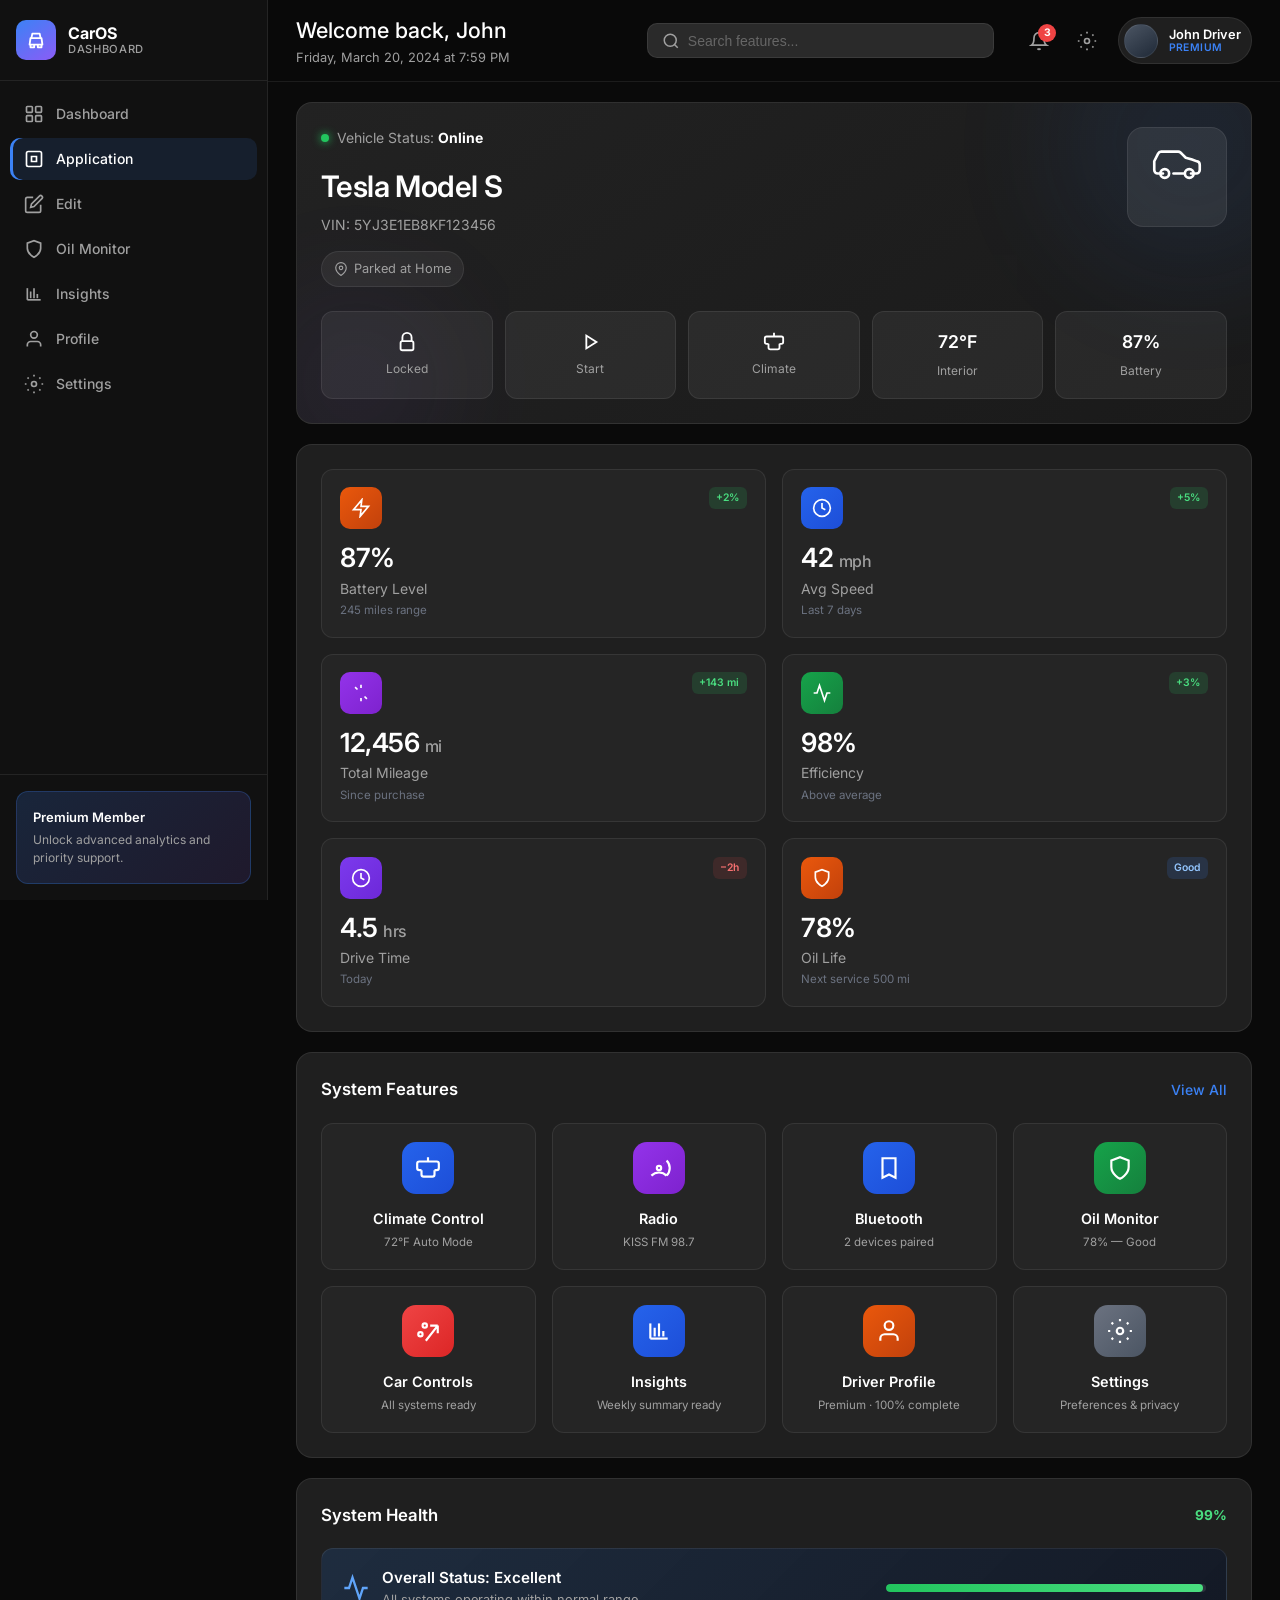
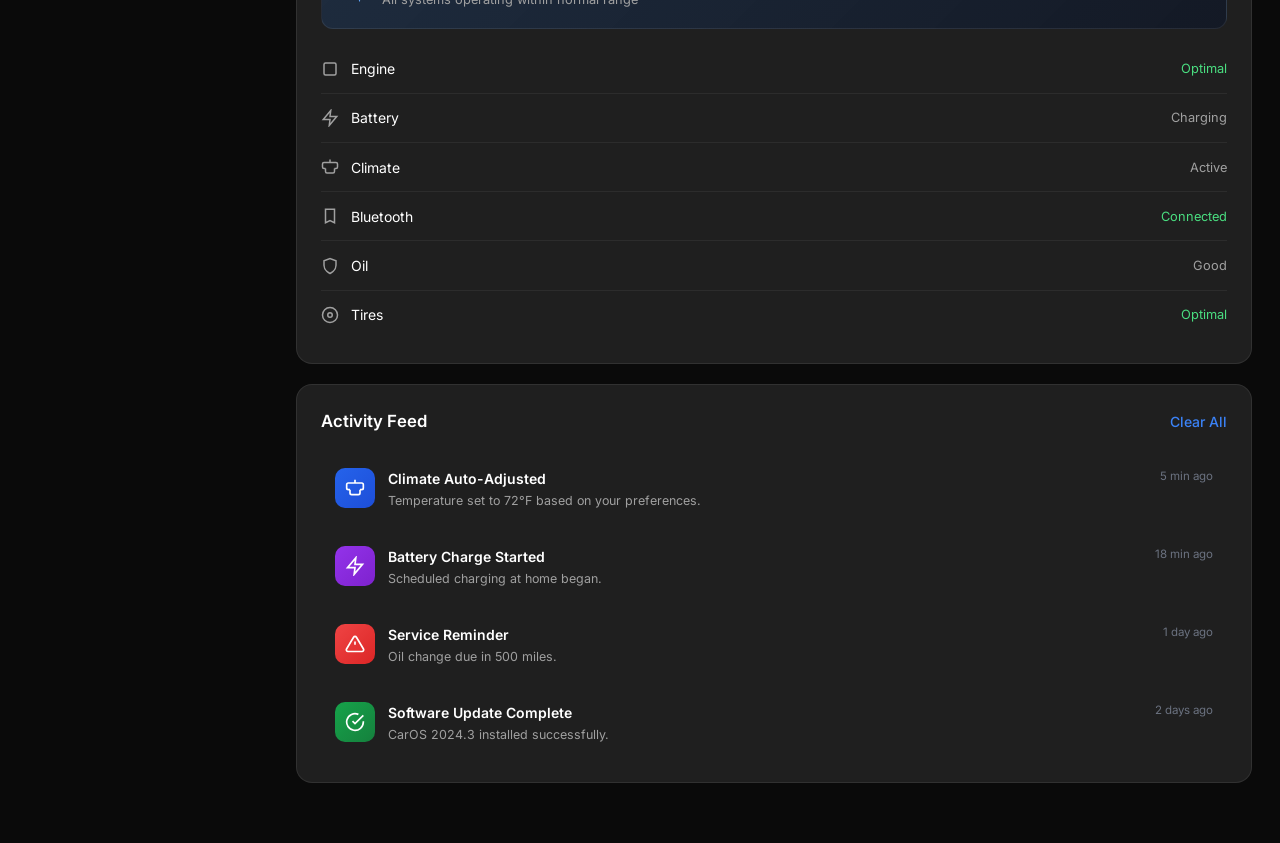
<file: index.html>
<!DOCTYPE html>
<html lang="en">
<head>
  <meta charset="UTF-8">
  <meta name="viewport" content="width=device-width, initial-scale=1.0">
  <title>CarOS Dashboard</title>
  <link rel="preconnect" href="https://fonts.googleapis.com">
  <link rel="preconnect" href="https://fonts.gstatic.com" crossorigin>
  <link href="https://fonts.googleapis.com/css2?family=Inter:wght@400;500;600;700&display=swap" rel="stylesheet">
  <link rel="stylesheet" href="style.css">
</head>
<body>
  <div class="app">
    <aside class="sidebar" id="sidebar" aria-label="Primary">
      <div class="sidebar__brand">
        <div class="sidebar__logo" aria-hidden="true">
          <svg viewBox="0 0 24 24" fill="none" stroke="currentColor" stroke-width="2" stroke-linecap="round" stroke-linejoin="round">
            <path d="M5 17h14l-1-7H6l-1 7zM6 17v3h4v-3M14 17v3h4v-3"/><path d="M7 10l1-5h8l1 5"/>
          </svg>
        </div>
        <div class="sidebar__titles">
          <span class="sidebar__name">CarOS</span>
          <span class="sidebar__tag">Dashboard</span>
        </div>
        <button type="button" class="sidebar__close" id="sidebarClose" aria-label="Close navigation">
          <svg viewBox="0 0 24 24" fill="none" stroke="currentColor" stroke-width="2"><path d="M18 6L6 18M6 6l12 12"/></svg>
        </button>
      </div>
      <nav class="sidebar__nav" aria-label="Main">
        <a class="nav-link" href="#"><svg viewBox="0 0 24 24" fill="none" stroke="currentColor" stroke-width="2"><rect x="3" y="3" width="7" height="7" rx="1"/><rect x="14" y="3" width="7" height="7" rx="1"/><rect x="14" y="14" width="7" height="7" rx="1"/><rect x="3" y="14" width="7" height="7" rx="1"/></svg>Dashboard</a>
        <a class="nav-link nav-link--active" href="#" aria-current="page"><svg viewBox="0 0 24 24" fill="none" stroke="currentColor" stroke-width="2"><rect x="3" y="3" width="18" height="18" rx="2"/><path d="M9 9h6v6H9z"/></svg>Application</a>
        <a class="nav-link" href="#"><svg viewBox="0 0 24 24" fill="none" stroke="currentColor" stroke-width="2"><path d="M11 4H4a2 2 0 00-2 2v14a2 2 0 002 2h14a2 2 0 002-2v-7"/><path d="M18.5 2.5a2.121 2.121 0 013 3L12 15l-4 1 1-4 9.5-9.5z"/></svg>Edit</a>
        <a class="nav-link" href="#"><svg viewBox="0 0 24 24" fill="none" stroke="currentColor" stroke-width="2"><path d="M12 22s8-4 8-11V5l-8-3-8 3v6c0 7 8 11 8 11z"/></svg>Oil Monitor</a>
        <a class="nav-link" href="#"><svg viewBox="0 0 24 24" fill="none" stroke="currentColor" stroke-width="2"><path d="M4 19V5"/><path d="M4 19h16"/><path d="M8 17V9"/><path d="M12 17V5"/><path d="M16 17v-5"/></svg>Insights</a>
        <a class="nav-link" href="#"><svg viewBox="0 0 24 24" fill="none" stroke="currentColor" stroke-width="2"><path d="M20 21v-2a4 4 0 00-4-4H8a4 4 0 00-4 4v2"/><circle cx="12" cy="7" r="4"/></svg>Profile</a>
        <a class="nav-link" href="#"><svg viewBox="0 0 24 24" fill="none" stroke="currentColor" stroke-width="2"><circle cx="12" cy="12" r="3"/><path d="M12 1v2M12 21v2M4.22 4.22l1.42 1.42M18.36 18.36l1.42 1.42M1 12h2M21 12h2M4.22 19.78l1.42-1.42M18.36 5.64l1.42-1.42"/></svg>Settings</a>
      </nav>
      <div class="sidebar__footer">
        <div class="premium-card">
          <p class="premium-card__title">Premium Member</p>
          <p class="premium-card__desc">Unlock advanced analytics and priority support.</p>
        </div>
      </div>
    </aside>

    <div class="overlay" id="overlay" aria-hidden="true"></div>

    <div class="main-wrap">
      <button type="button" class="menu-btn" id="menuBtn" aria-label="Open menu" aria-expanded="false" aria-controls="sidebar">
        <svg viewBox="0 0 24 24" fill="none" stroke="currentColor" stroke-width="2"><path d="M3 12h18M3 6h18M3 18h18"/></svg>
      </button>

      <header class="topbar">
        <div class="topbar__inner">
          <div class="topbar__welcome">
            <h1>Welcome back, John</h1>
            <p>Friday, March 20, 2024 at 7:59 PM</p>
          </div>
          <div class="search" role="search">
            <svg viewBox="0 0 24 24" fill="none" stroke="currentColor" stroke-width="2"><circle cx="11" cy="11" r="8"/><path d="M21 21l-4.35-4.35"/></svg>
            <input type="search" placeholder="Search features..." aria-label="Search features">
          </div>
          <div class="topbar__tools">
            <button type="button" class="icon-btn" aria-label="Notifications">
              <svg viewBox="0 0 24 24" fill="none" stroke="currentColor" stroke-width="2"><path d="M18 8A6 6 0 006 8c0 7-3 9-3 9h18s-3-2-3-9"/><path d="M13.73 21a2 2 0 01-3.46 0"/></svg>
              <span class="badge-count">3</span>
            </button>
            <button type="button" class="icon-btn" aria-label="Settings">
              <svg viewBox="0 0 24 24" fill="none" stroke="currentColor" stroke-width="2"><circle cx="12" cy="12" r="3"/><path d="M12 1v2M12 21v2M4.22 4.22l1.42 1.42M18.36 18.36l1.42 1.42M1 12h2M21 12h2M4.22 19.78l1.42-1.42M18.36 5.64l1.42-1.42"/></svg>
            </button>
            <div class="user-pill">
              <div class="user-pill__avatar" aria-hidden="true"></div>
              <div class="user-pill__text">
                <span class="user-pill__name">John Driver</span>
                <span class="user-pill__tier">Premium</span>
              </div>
            </div>
          </div>
        </div>
      </header>

      <main class="page">
        <section class="card hero">
          <div class="hero__bg" aria-hidden="true">
            <div class="hero__blob hero__blob--1"></div>
            <div class="hero__blob hero__blob--2"></div>
          </div>
          <div class="hero__content">
            <div class="hero__top">
              <div>
                <div class="status-line">
                  <span class="status-dot" aria-hidden="true"></span>
                  <span>Vehicle Status: <strong style="color:var(--text)">Online</strong></span>
                </div>
                <h2 class="hero__title">Tesla Model S</h2>
                <p class="hero__vin">VIN: 5YJ3E1EB8KF123456</p>
                <div class="pill-location">
                  <svg viewBox="0 0 24 24" fill="none" stroke="currentColor" stroke-width="2"><path d="M21 10c0 7-9 13-9 13s-9-6-9-13a9 9 0 0118 0z"/><circle cx="12" cy="10" r="3"/></svg>
                  Parked at Home
                </div>
              </div>
              <div class="hero__car-icon" aria-hidden="true">
                <svg viewBox="0 0 64 64" fill="none" stroke="currentColor" stroke-width="3" stroke-linecap="round" stroke-linejoin="round">
                  <path d="M48 28h6a4 4 0 004-4v-6a4 4 0 00-3.2-3.9C50 12 42 10 42 10s-4-4-6-6a4 4 0 00-3-1H14a4 4 0 00-3.6 2.2L6 14v10a4 4 0 004 4h6"/>
                  <circle cx="18" cy="28" r="5"/><path d="M28 28h12"/><circle cx="46" cy="28" r="5"/>
                </svg>
              </div>
            </div>
            <div class="quick-actions">
              <button type="button" class="qa-btn">
                <svg viewBox="0 0 24 24" fill="none" stroke="currentColor" stroke-width="2"><rect x="5" y="11" width="14" height="10" rx="2"/><path d="M7 11V7a5 5 0 0110 0v4"/></svg>
                Locked
              </button>
              <button type="button" class="qa-btn">
                <svg viewBox="0 0 24 24" fill="none" stroke="currentColor" stroke-width="2"><path d="M8 5v14l11-7z"/></svg>
                Start
              </button>
              <button type="button" class="qa-btn">
                <svg viewBox="0 0 24 24" fill="none" stroke="currentColor" stroke-width="2"><path d="M12 2v4M6 14H4a2 2 0 01-2-2V8a2 2 0 012-2h16a2 2 0 012 2v4a2 2 0 01-2 2h-2"/><path d="M6 14v4a2 2 0 002 2h8a2 2 0 002-2v-4"/></svg>
                Climate
              </button>
              <button type="button" class="qa-btn"><strong>72°F</strong><span>Interior</span></button>
              <button type="button" class="qa-btn"><strong>87%</strong><span>Battery</span></button>
            </div>
          </div>
        </section>

        <section class="card">
          <div class="stats-grid">
            <article class="stat-box">
              <div class="stat-box__head">
                <div class="stat-box__icon g-orange"><svg viewBox="0 0 24 24" fill="none" stroke="currentColor" stroke-width="2"><path d="M13 2L3 14h9l-1 8 10-12h-9l1-8z"/></svg></div>
                <span class="stat-chip stat-chip--up">+2%</span>
              </div>
              <div class="stat-box__value">87%</div>
              <div class="stat-box__label">Battery Level</div>
              <div class="stat-box__sub">245 miles range</div>
            </article>
            <article class="stat-box">
              <div class="stat-box__head">
                <div class="stat-box__icon g-blue"><svg viewBox="0 0 24 24" fill="none" stroke="currentColor" stroke-width="2"><circle cx="12" cy="12" r="10"/><path d="M12 6v6l4 2"/></svg></div>
                <span class="stat-chip stat-chip--up">+5%</span>
              </div>
              <div class="stat-box__value">42 <span style="font-size:1rem;font-weight:500;color:var(--text-muted)">mph</span></div>
              <div class="stat-box__label">Avg Speed</div>
              <div class="stat-box__sub">Last 7 days</div>
            </article>
            <article class="stat-box">
              <div class="stat-box__head">
                <div class="stat-box__icon g-purple"><svg viewBox="0 0 24 24" fill="none" stroke="currentColor" stroke-width="2"><path d="M12 2v4M12 18v4M4.93 4.93l2.83 2.83M16.24 16.24l2.83 2.83"/></svg></div>
                <span class="stat-chip stat-chip--up">+143 mi</span>
              </div>
              <div class="stat-box__value">12,456 <span style="font-size:1rem;font-weight:500;color:var(--text-muted)">mi</span></div>
              <div class="stat-box__label">Total Mileage</div>
              <div class="stat-box__sub">Since purchase</div>
            </article>
            <article class="stat-box">
              <div class="stat-box__head">
                <div class="stat-box__icon g-green"><svg viewBox="0 0 24 24" fill="none" stroke="currentColor" stroke-width="2"><path d="M22 12h-4l-3 9L9 3l-3 9H2"/></svg></div>
                <span class="stat-chip stat-chip--up">+3%</span>
              </div>
              <div class="stat-box__value">98%</div>
              <div class="stat-box__label">Efficiency</div>
              <div class="stat-box__sub">Above average</div>
            </article>
            <article class="stat-box">
              <div class="stat-box__head">
                <div class="stat-box__icon g-violet"><svg viewBox="0 0 24 24" fill="none" stroke="currentColor" stroke-width="2"><circle cx="12" cy="12" r="10"/><path d="M12 6v6l4 2"/></svg></div>
                <span class="stat-chip stat-chip--down">−2h</span>
              </div>
              <div class="stat-box__value">4.5 <span style="font-size:1rem;font-weight:500;color:var(--text-muted)">hrs</span></div>
              <div class="stat-box__label">Drive Time</div>
              <div class="stat-box__sub">Today</div>
            </article>
            <article class="stat-box">
              <div class="stat-box__head">
                <div class="stat-box__icon g-orange"><svg viewBox="0 0 24 24" fill="none" stroke="currentColor" stroke-width="2"><path d="M12 22s8-4 8-11V5l-8-3-8 3v6c0 7 8 11 8 11z"/></svg></div>
                <span class="stat-chip stat-chip--neutral">Good</span>
              </div>
              <div class="stat-box__value">78%</div>
              <div class="stat-box__label">Oil Life</div>
              <div class="stat-box__sub">Next service 500 mi</div>
            </article>
          </div>
        </section>

        <section class="card">
          <div class="section-head">
            <h2>System Features</h2>
            <a class="link-quiet" href="#">View All</a>
          </div>
          <div class="features-grid">
            <div class="feature-tile">
              <div class="feature-tile__icon g-blue"><svg viewBox="0 0 24 24" fill="none" stroke="currentColor" stroke-width="2"><path d="M12 2v4M6 14H4a2 2 0 01-2-2V8a2 2 0 012-2h16a2 2 0 012 2v4a2 2 0 01-2 2h-2"/><path d="M6 14v4a2 2 0 002 2h8a2 2 0 002-2v-4"/></svg></div>
              <div class="feature-tile__name">Climate Control</div>
              <div class="feature-tile__status">72°F Auto Mode</div>
            </div>
            <div class="feature-tile">
              <div class="feature-tile__icon g-purple"><svg viewBox="0 0 24 24" fill="none" stroke="currentColor" stroke-width="2"><circle cx="12" cy="12" r="2"/><path d="M16.24 7.76l-.02-.02M4.98 19.02a10 10 0 0114.04 0M7.76 16.24l-.02-.02M19.02 4.98a10 10 0 010 14.04"/></svg></div>
              <div class="feature-tile__name">Radio</div>
              <div class="feature-tile__status">KISS FM 98.7</div>
            </div>
            <div class="feature-tile">
              <div class="feature-tile__icon g-blue"><svg viewBox="0 0 24 24" fill="none" stroke="currentColor" stroke-width="2"><path d="M6 3h12v18l-6-3-6 3V3z"/></svg></div>
              <div class="feature-tile__name">Bluetooth</div>
              <div class="feature-tile__status">2 devices paired</div>
            </div>
            <div class="feature-tile">
              <div class="feature-tile__icon g-green"><svg viewBox="0 0 24 24" fill="none" stroke="currentColor" stroke-width="2"><path d="M12 22s8-4 8-11V5l-8-3-8 3v6c0 7 8 11 8 11z"/></svg></div>
              <div class="feature-tile__name">Oil Monitor</div>
              <div class="feature-tile__status">78% — Good</div>
            </div>
            <div class="feature-tile">
              <div class="feature-tile__icon" style="background:linear-gradient(135deg,#ef4444,#dc2626)"><svg viewBox="0 0 24 24" fill="none" stroke="currentColor" stroke-width="2"><path d="M14 7h7m0 0v7m0-7L10 21"/><path d="M5 17a2 2 0 100-4 2 2 0 000 4zM9 9a2 2 0 100-4 2 2 0 000 4z"/></svg></div>
              <div class="feature-tile__name">Car Controls</div>
              <div class="feature-tile__status">All systems ready</div>
            </div>
            <div class="feature-tile">
              <div class="feature-tile__icon g-blue"><svg viewBox="0 0 24 24" fill="none" stroke="currentColor" stroke-width="2"><path d="M4 19V5"/><path d="M4 19h16"/><path d="M8 17V9"/><path d="M12 17V5"/><path d="M16 17v-5"/></svg></div>
              <div class="feature-tile__name">Insights</div>
              <div class="feature-tile__status">Weekly summary ready</div>
            </div>
            <div class="feature-tile">
              <div class="feature-tile__icon g-orange"><svg viewBox="0 0 24 24" fill="none" stroke="currentColor" stroke-width="2"><path d="M20 21v-2a4 4 0 00-4-4H8a4 4 0 00-4 4v2"/><circle cx="12" cy="7" r="4"/></svg></div>
              <div class="feature-tile__name">Driver Profile</div>
              <div class="feature-tile__status">Premium · 100% complete</div>
            </div>
            <div class="feature-tile">
              <div class="feature-tile__icon" style="background:linear-gradient(135deg,#6b7280,#4b5563)"><svg viewBox="0 0 24 24" fill="none" stroke="currentColor" stroke-width="2"><circle cx="12" cy="12" r="3"/><path d="M12 1v2M12 21v2M4.22 4.22l1.42 1.42M18.36 18.36l1.42 1.42M1 12h2M21 12h2M4.22 19.78l1.42-1.42M18.36 5.64l1.42-1.42"/></svg></div>
              <div class="feature-tile__name">Settings</div>
              <div class="feature-tile__status">Preferences &amp; privacy</div>
            </div>
          </div>
        </section>

        <section class="card">
          <div class="section-head">
            <h2>System Health</h2>
            <span class="health-badge">99%</span>
          </div>
          <div class="health-summary">
            <div class="health-summary__left">
              <svg viewBox="0 0 24 24" fill="none" stroke="currentColor" stroke-width="2"><path d="M22 12h-4l-3 9L9 3l-3 9H2"/></svg>
              <div>
                <div class="health-summary__title">Overall Status: Excellent</div>
                <div class="health-summary__sub">All systems operating within normal range</div>
              </div>
            </div>
            <div class="health-bar-wrap">
              <div class="health-bar" role="progressbar" aria-valuenow="99" aria-valuemin="0" aria-valuemax="100"><div class="health-bar__fill"></div></div>
            </div>
          </div>
          <ul class="health-list">
            <li class="health-row">
              <div class="health-row__left">
                <svg viewBox="0 0 24 24" fill="none" stroke="currentColor" stroke-width="2"><rect x="4" y="4" width="16" height="16" rx="2"/></svg>
                <span class="health-row__name">Engine</span>
              </div>
              <span class="health-row__state health-row__state--ok">Optimal</span>
            </li>
            <li class="health-row">
              <div class="health-row__left">
                <svg viewBox="0 0 24 24" fill="none" stroke="currentColor" stroke-width="2"><path d="M13 2L3 14h9l-1 8 10-12h-9l1-8z"/></svg>
                <span class="health-row__name">Battery</span>
              </div>
              <span class="health-row__state">Charging</span>
            </li>
            <li class="health-row">
              <div class="health-row__left">
                <svg viewBox="0 0 24 24" fill="none" stroke="currentColor" stroke-width="2"><path d="M12 2v4M6 14H4a2 2 0 01-2-2V8a2 2 0 012-2h16a2 2 0 012 2v4a2 2 0 01-2 2h-2"/><path d="M6 14v4a2 2 0 002 2h8a2 2 0 002-2v-4"/></svg>
                <span class="health-row__name">Climate</span>
              </div>
              <span class="health-row__state">Active</span>
            </li>
            <li class="health-row">
              <div class="health-row__left">
                <svg viewBox="0 0 24 24" fill="none" stroke="currentColor" stroke-width="2"><path d="M6 3h12v18l-6-3-6 3V3z"/></svg>
                <span class="health-row__name">Bluetooth</span>
              </div>
              <span class="health-row__state health-row__state--ok">Connected</span>
            </li>
            <li class="health-row">
              <div class="health-row__left">
                <svg viewBox="0 0 24 24" fill="none" stroke="currentColor" stroke-width="2"><path d="M12 22s8-4 8-11V5l-8-3-8 3v6c0 7 8 11 8 11z"/></svg>
                <span class="health-row__name">Oil</span>
              </div>
              <span class="health-row__state">Good</span>
            </li>
            <li class="health-row">
              <div class="health-row__left">
                <svg viewBox="0 0 24 24" fill="none" stroke="currentColor" stroke-width="2"><circle cx="12" cy="12" r="10"/><circle cx="12" cy="12" r="3"/></svg>
                <span class="health-row__name">Tires</span>
              </div>
              <span class="health-row__state health-row__state--ok">Optimal</span>
            </li>
          </ul>
        </section>

        <section class="card">
          <div class="section-head">
            <h2>Activity Feed</h2>
            <a class="link-quiet" href="#">Clear All</a>
          </div>
          <div class="activity-list">
            <article class="activity-item">
              <div class="activity-icon g-blue"><svg viewBox="0 0 24 24" fill="none" stroke="currentColor" stroke-width="2"><path d="M12 2v4M6 14H4a2 2 0 01-2-2V8a2 2 0 012-2h16a2 2 0 012 2v4a2 2 0 01-2 2h-2"/><path d="M6 14v4a2 2 0 002 2h8a2 2 0 002-2v-4"/></svg></div>
              <div class="activity-body">
                <div class="activity-title">Climate Auto-Adjusted</div>
                <div class="activity-desc">Temperature set to 72°F based on your preferences.</div>
              </div>
              <span class="activity-time">5 min ago</span>
            </article>
            <article class="activity-item">
              <div class="activity-icon g-purple"><svg viewBox="0 0 24 24" fill="none" stroke="currentColor" stroke-width="2"><path d="M13 2L3 14h9l-1 8 10-12h-9l1-8z"/></svg></div>
              <div class="activity-body">
                <div class="activity-title">Battery Charge Started</div>
                <div class="activity-desc">Scheduled charging at home began.</div>
              </div>
              <span class="activity-time">18 min ago</span>
            </article>
            <article class="activity-item">
              <div class="activity-icon" style="background:linear-gradient(135deg,#ef4444,#dc2626)"><svg viewBox="0 0 24 24" fill="none" stroke="currentColor" stroke-width="2"><path d="M10.29 3.86L1.82 18a2 2 0 001.71 3h16.94a2 2 0 001.71-3L13.71 3.86a2 2 0 00-3.42 0z"/><path d="M12 9v4M12 17h.01"/></svg></div>
              <div class="activity-body">
                <div class="activity-title">Service Reminder</div>
                <div class="activity-desc">Oil change due in 500 miles.</div>
              </div>
              <span class="activity-time">1 day ago</span>
            </article>
            <article class="activity-item">
              <div class="activity-icon g-green"><svg viewBox="0 0 24 24" fill="none" stroke="currentColor" stroke-width="2"><path d="M22 11.08V12a10 10 0 11-5.93-9.14"/><path d="M22 4L12 14.01l-3-3"/></svg></div>
              <div class="activity-body">
                <div class="activity-title">Software Update Complete</div>
                <div class="activity-desc">CarOS 2024.3 installed successfully.</div>
              </div>
              <span class="activity-time">2 days ago</span>
            </article>
          </div>
        </section>
      </main>
    </div>
  </div>

  <script>
    (function () {
      var sidebar = document.getElementById("sidebar");
      var overlay = document.getElementById("overlay");
      var menuBtn = document.getElementById("menuBtn");
      var closeBtn = document.getElementById("sidebarClose");
      function openNav() {
        sidebar.classList.add("is-open");
        overlay.classList.add("is-open");
        menuBtn.setAttribute("aria-expanded", "true");
        document.body.style.overflow = "hidden";
      }
      function closeNav() {
        sidebar.classList.remove("is-open");
        overlay.classList.remove("is-open");
        menuBtn.setAttribute("aria-expanded", "false");
        document.body.style.overflow = "";
      }
      menuBtn.addEventListener("click", openNav);
      closeBtn.addEventListener("click", closeNav);
      overlay.addEventListener("click", closeNav);
      window.addEventListener("resize", function () {
        if (window.innerWidth > 768) closeNav();
      });
    })();
  </script>
</body>
</html>
</file>
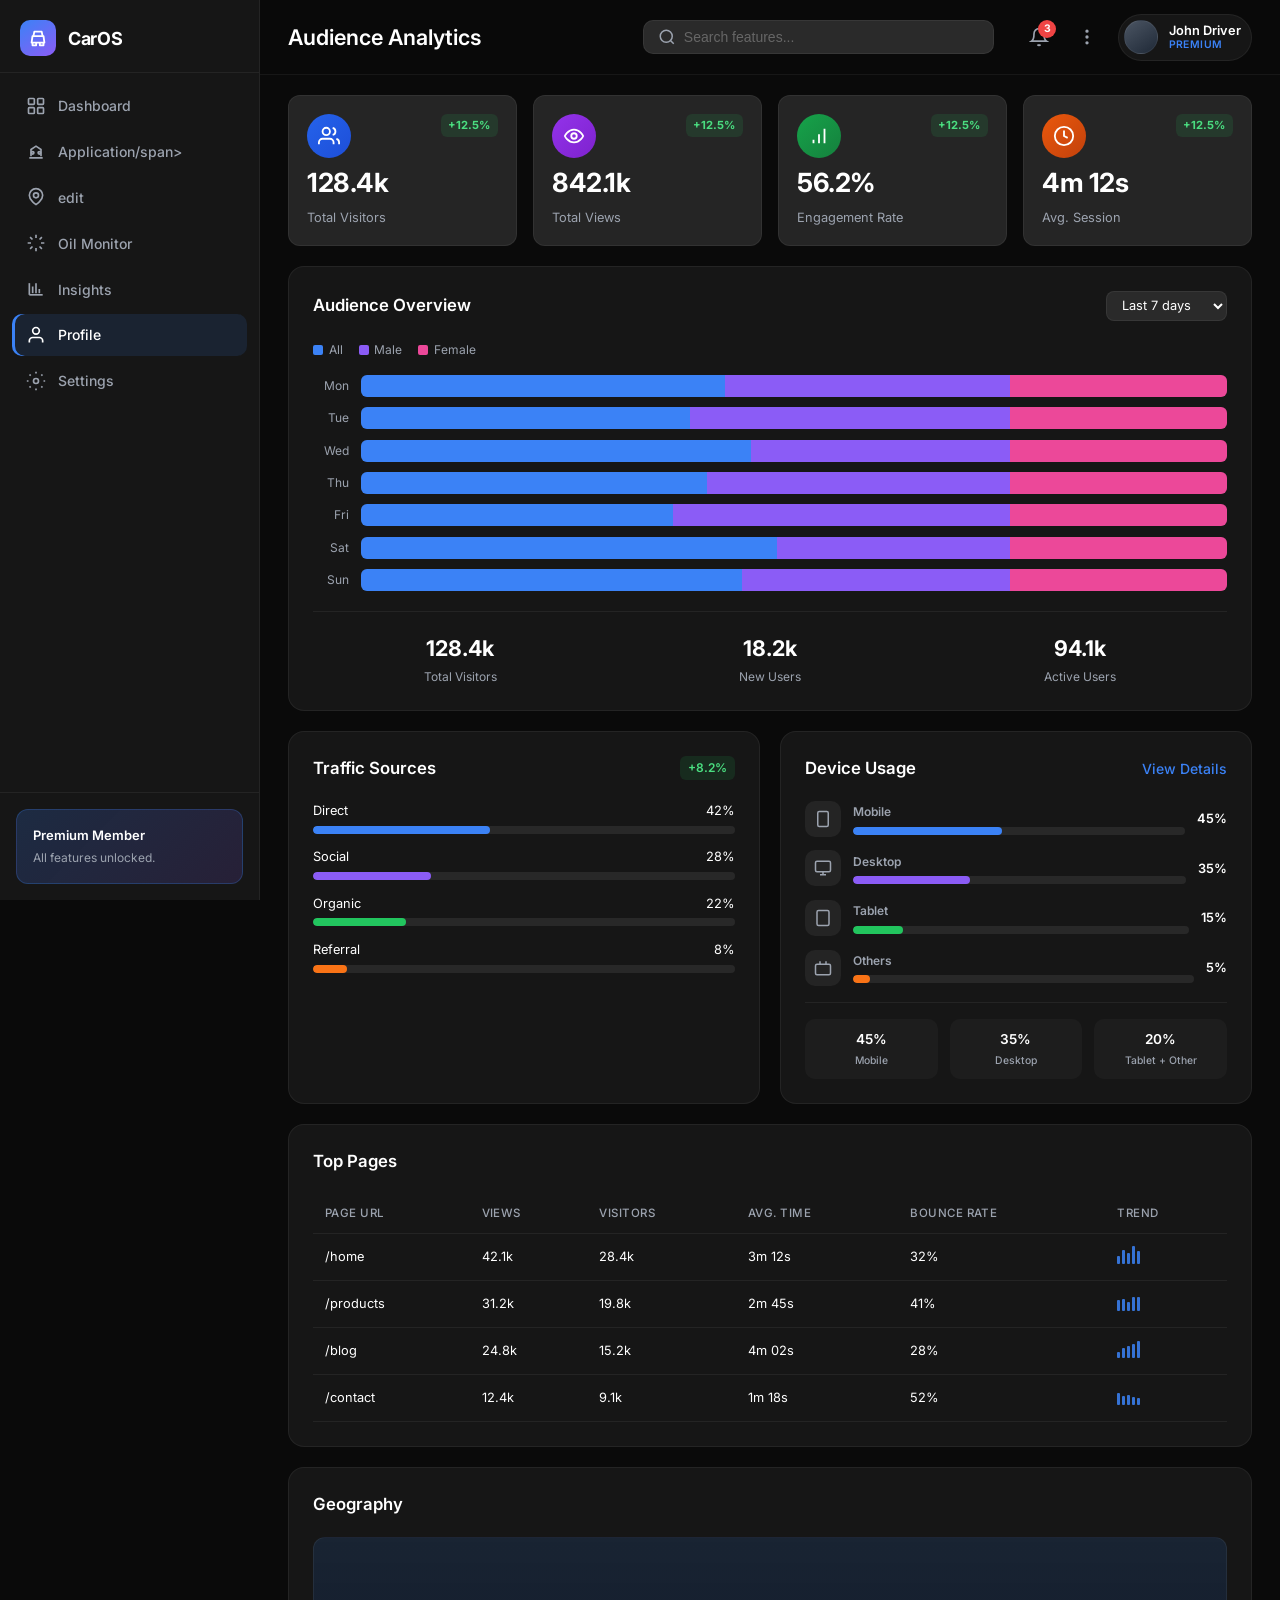
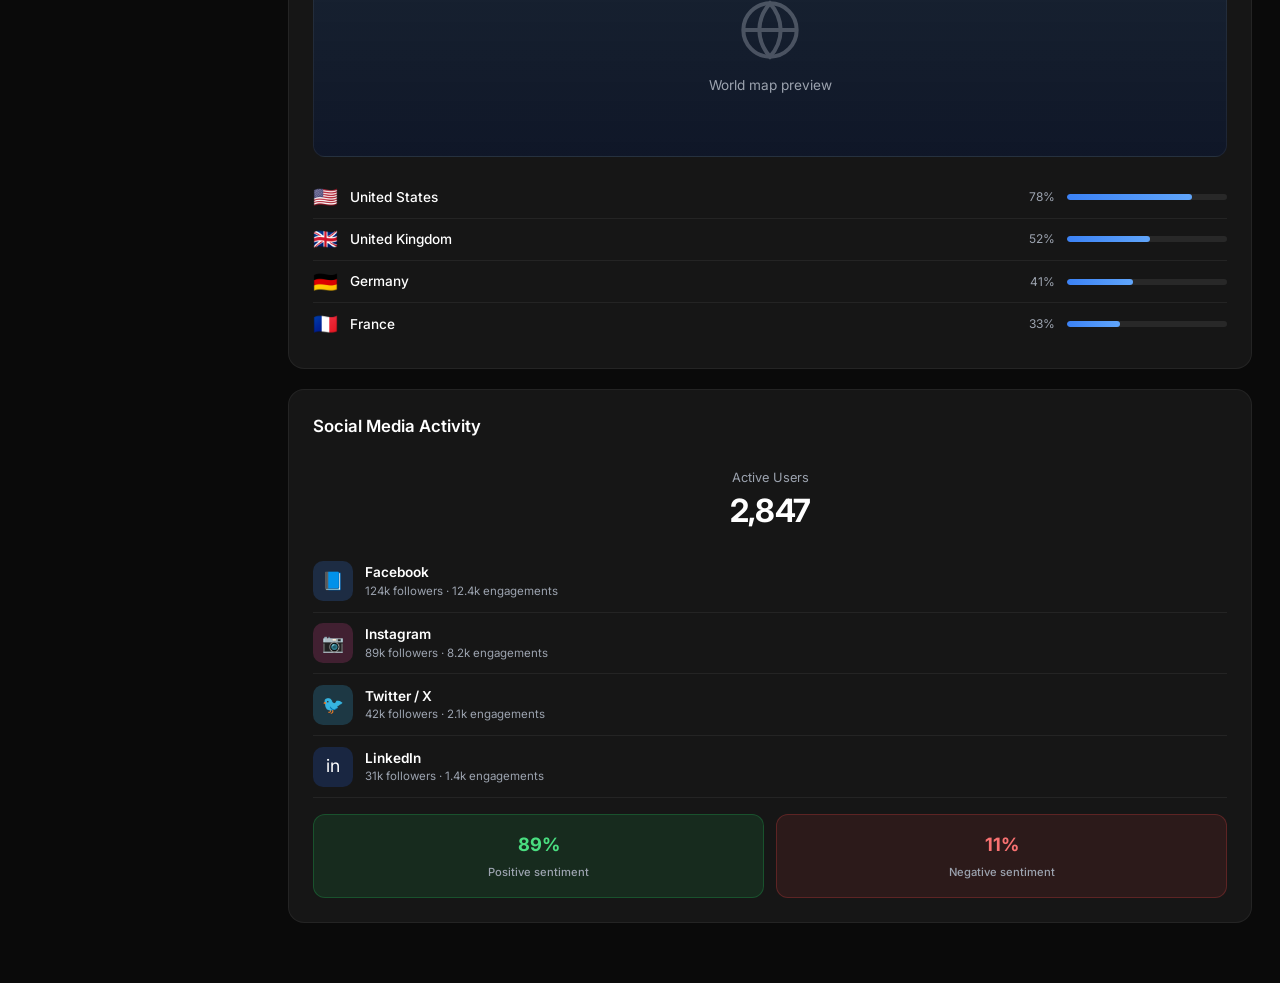
<file: audience-analytics.html>
<!DOCTYPE html>
<html lang="en">
<head>
  <meta charset="UTF-8">
  <meta name="viewport" content="width=device-width, initial-scale=1.0">
  <title>Audience Analytics — CarOS</title>
  <link rel="preconnect" href="https://fonts.googleapis.com">
  <link rel="preconnect" href="https://fonts.gstatic.com" crossorigin>
  <link href="https://fonts.googleapis.com/css2?family=Inter:wght@400;500;600;700&display=swap" rel="stylesheet">
  <link rel="stylesheet" href="style.css">
  <link rel="stylesheet" href="audience-analytics.css">
</head>
<body>
  <div class="app">
    <aside class="sidebar" id="sidebar" aria-label="Main navigation">
      <div class="sidebar__brand">
        <div class="sidebar__logo" aria-hidden="true">
          <svg viewBox="0 0 24 24" fill="none" stroke="currentColor" stroke-width="2" stroke-linecap="round" stroke-linejoin="round">
            <path d="M5 17h14l-1-7H6l-1 7zM6 17v3h4v-3M14 17v3h4v-3"/>
            <path d="M7 10l1-5h8l1 5"/>
          </svg>
        </div>
        <span class="sidebar__title">CarOS</span>
        <button type="button" class="sidebar__close" id="sidebarClose" aria-label="Close menu">
          <svg viewBox="0 0 24 24" fill="none" stroke="currentColor" stroke-width="2"><path d="M18 6L6 18M6 6l12 12"/></svg>
        </button>
      </div>
      <nav class="sidebar__nav">
        <a class="nav-link" href="#"><svg viewBox="0 0 24 24" fill="none" stroke="currentColor" stroke-width="2"><rect x="3" y="3" width="7" height="7" rx="1"/><rect x="14" y="3" width="7" height="7" rx="1"/><rect x="14" y="14" width="7" height="7" rx="1"/><rect x="3" y="14" width="7" height="7" rx="1"/></svg><span>Dashboard</span></a>
        <a class="nav-link" href="#"><svg viewBox="0 0 24 24" fill="none" stroke="currentColor" stroke-width="2"><path d="M4 19h16M6 17V9l6-4 6 4v8"/><circle cx="8" cy="13" r="1.5"/><circle cx="16" cy="13" r="1.5"/></svg><span>Application/span></a>
        <a class="nav-link" href="#"><svg viewBox="0 0 24 24" fill="none" stroke="currentColor" stroke-width="2"><path d="M12 21s8-4.5 8-11a8 8 0 10-16 0c0 6.5 8 11 8 11z"/><circle cx="12" cy="10" r="3"/></svg><span>edit</span></a>
        <a class="nav-link" href="#"><svg viewBox="0 0 24 24" fill="none" stroke="currentColor" stroke-width="2"><path d="M12 2v4M12 18v4M4.93 4.93l2.83 2.83M16.24 16.24l2.83 2.83M2 12h4M18 12h4M4.93 19.07l2.83-2.83M16.24 7.76l2.83-2.83"/></svg><span>Oil Monitor</span></a>
        <a class="nav-link" href="#"><svg viewBox="0 0 24 24" fill="none" stroke="currentColor" stroke-width="2"><path d="M4 19V5"/><path d="M4 19h16"/><path d="M8 17V9"/><path d="M12 17V5"/><path d="M16 17v-5"/></svg><span>Insights</span></a>
        <a class="nav-link nav-link--active" href="#" aria-current="page"><svg viewBox="0 0 24 24" fill="none" stroke="currentColor" stroke-width="2"><path d="M20 21v-2a4 4 0 00-4-4H8a4 4 0 00-4 4v2"/><circle cx="12" cy="7" r="4"/></svg><span>Profile</span></a>
        <a class="nav-link" href="#"><svg viewBox="0 0 24 24" fill="none" stroke="currentColor" stroke-width="2"><circle cx="12" cy="12" r="3"/><path d="M12 1v2M12 21v2M4.22 4.22l1.42 1.42M18.36 18.36l1.42 1.42M1 12h2M21 12h2M4.22 19.78l1.42-1.42M18.36 5.64l1.42-1.42"/></svg><span>Settings</span></a>
      </nav>
      <div class="sidebar__footer">
        <div class="premium-card">
          <p class="premium-card__label">Premium Member</p>
          <p class="premium-card__sub">All features unlocked.</p>
        </div>
      </div>
    </aside>

    <div class="overlay" id="overlay" aria-hidden="true"></div>

    <div class="main-wrap">
      <button type="button" class="menu-btn" id="menuBtn" aria-label="Open menu" aria-expanded="false" aria-controls="sidebar">
        <svg viewBox="0 0 24 24" fill="none" stroke="currentColor" stroke-width="2"><path d="M3 12h18M3 6h18M3 18h18"/></svg>
      </button>

      <header class="topbar">
        <div class="topbar__inner">
          <div class="topbar__welcome topbar__welcome--single">
            <h1>Audience Analytics</h1>
            <p>Overview</p>
          </div>
          <div class="search" role="search">
            <svg viewBox="0 0 24 24" fill="none" stroke="currentColor" stroke-width="2"><circle cx="11" cy="11" r="8"/><path d="M21 21l-4.35-4.35"/></svg>
            <input type="search" placeholder="Search features..." aria-label="Search">
          </div>
          <div class="topbar__tools">
            <button type="button" class="icon-btn" aria-label="Notifications">
              <svg viewBox="0 0 24 24" fill="none" stroke="currentColor" stroke-width="2"><path d="M18 8A6 6 0 006 8c0 7-3 9-3 9h18s-3-2-3-9"/><path d="M13.73 21a2 2 0 01-3.46 0"/></svg>
              <span class="badge-count">3</span>
            </button>
            <button type="button" class="icon-btn" aria-label="More options">
              <svg viewBox="0 0 24 24" fill="none" stroke="currentColor" stroke-width="2"><circle cx="12" cy="12" r="1"/><circle cx="12" cy="5" r="1"/><circle cx="12" cy="19" r="1"/></svg>
            </button>
            <div class="user-pill">
              <div class="user-pill__avatar" aria-hidden="true"></div>
              <div class="user-pill__text">
                <span class="user-pill__name">John Driver</span>
                <span class="user-pill__tier">Premium</span>
              </div>
            </div>
          </div>
        </div>
      </header>

      <main class="page">
        <section class="ao-kpi-grid" aria-label="Key metrics">
          <article class="ao-kpi">
            <div class="ao-kpi__top">
              <div class="ao-kpi__icon kpi-blue"><svg viewBox="0 0 24 24" fill="none" stroke="currentColor" stroke-width="2"><path d="M17 21v-2a4 4 0 00-4-4H5a4 4 0 00-4 4v2"/><circle cx="9" cy="7" r="4"/><path d="M23 21v-2a4 4 0 00-3-3.87M16 3.13a4 4 0 010 7.75"/></svg></div>
              <span class="ao-kpi__badge">+12.5%</span>
            </div>
            <div class="ao-kpi__value">128.4k</div>
            <div class="ao-kpi__label">Total Visitors</div>
          </article>
          <article class="ao-kpi">
            <div class="ao-kpi__top">
              <div class="ao-kpi__icon kpi-purple"><svg viewBox="0 0 24 24" fill="none" stroke="currentColor" stroke-width="2"><path d="M2 12s3-7 10-7 10 7 10 7-3 7-10 7-10-7-10-7z"/><circle cx="12" cy="12" r="3"/></svg></div>
              <span class="ao-kpi__badge">+12.5%</span>
            </div>
            <div class="ao-kpi__value">842.1k</div>
            <div class="ao-kpi__label">Total Views</div>
          </article>
          <article class="ao-kpi">
            <div class="ao-kpi__top">
              <div class="ao-kpi__icon kpi-green"><svg viewBox="0 0 24 24" fill="none" stroke="currentColor" stroke-width="2"><path d="M12 20V10M18 20V4M6 20v-4"/></svg></div>
              <span class="ao-kpi__badge">+12.5%</span>
            </div>
            <div class="ao-kpi__value">56.2%</div>
            <div class="ao-kpi__label">Engagement Rate</div>
          </article>
          <article class="ao-kpi">
            <div class="ao-kpi__top">
              <div class="ao-kpi__icon kpi-orange"><svg viewBox="0 0 24 24" fill="none" stroke="currentColor" stroke-width="2"><circle cx="12" cy="12" r="10"/><path d="M12 6v6l4 2"/></svg></div>
              <span class="ao-kpi__badge">+12.5%</span>
            </div>
            <div class="ao-kpi__value">4m 12s</div>
            <div class="ao-kpi__label">Avg. Session</div>
          </article>
        </section>

        <section class="card">
          <div class="section-head">
            <h2>Audience Overview</h2>
            <select class="ao-select" aria-label="Date range">
              <option>Last 7 days</option>
              <option>Last 30 days</option>
              <option>This month</option>
            </select>
          </div>
          <div class="ao-legend">
            <span><i class="l-all"></i> All</span>
            <span><i class="l-male"></i> Male</span>
            <span><i class="l-female"></i> Female</span>
          </div>
          <div class="ao-bar-rows">
            <div class="ao-bar-row"><span class="ao-bar-row__label">Mon</span><div class="ao-bar-stack" role="img" aria-label="Monday segment split"><div class="ao-bar-stack__seg" style="width:42%;background:#3b82f6"></div><div class="ao-bar-stack__seg" style="width:33%;background:#8b5cf6"></div><div class="ao-bar-stack__seg" style="width:25%;background:#ec4899"></div></div></div>
            <div class="ao-bar-row"><span class="ao-bar-row__label">Tue</span><div class="ao-bar-stack"><div class="ao-bar-stack__seg" style="width:38%;background:#3b82f6"></div><div class="ao-bar-stack__seg" style="width:37%;background:#8b5cf6"></div><div class="ao-bar-stack__seg" style="width:25%;background:#ec4899"></div></div></div>
            <div class="ao-bar-row"><span class="ao-bar-row__label">Wed</span><div class="ao-bar-stack"><div class="ao-bar-stack__seg" style="width:45%;background:#3b82f6"></div><div class="ao-bar-stack__seg" style="width:30%;background:#8b5cf6"></div><div class="ao-bar-stack__seg" style="width:25%;background:#ec4899"></div></div></div>
            <div class="ao-bar-row"><span class="ao-bar-row__label">Thu</span><div class="ao-bar-stack"><div class="ao-bar-stack__seg" style="width:40%;background:#3b82f6"></div><div class="ao-bar-stack__seg" style="width:35%;background:#8b5cf6"></div><div class="ao-bar-stack__seg" style="width:25%;background:#ec4899"></div></div></div>
            <div class="ao-bar-row"><span class="ao-bar-row__label">Fri</span><div class="ao-bar-stack"><div class="ao-bar-stack__seg" style="width:36%;background:#3b82f6"></div><div class="ao-bar-stack__seg" style="width:39%;background:#8b5cf6"></div><div class="ao-bar-stack__seg" style="width:25%;background:#ec4899"></div></div></div>
            <div class="ao-bar-row"><span class="ao-bar-row__label">Sat</span><div class="ao-bar-stack"><div class="ao-bar-stack__seg" style="width:48%;background:#3b82f6"></div><div class="ao-bar-stack__seg" style="width:27%;background:#8b5cf6"></div><div class="ao-bar-stack__seg" style="width:25%;background:#ec4899"></div></div></div>
            <div class="ao-bar-row"><span class="ao-bar-row__label">Sun</span><div class="ao-bar-stack"><div class="ao-bar-stack__seg" style="width:44%;background:#3b82f6"></div><div class="ao-bar-stack__seg" style="width:31%;background:#8b5cf6"></div><div class="ao-bar-stack__seg" style="width:25%;background:#ec4899"></div></div></div>
          </div>
          <div class="ao-chart-foot">
            <div class="ao-chart-foot__item"><div class="ao-chart-foot__val">128.4k</div><div class="ao-chart-foot__lbl">Total Visitors</div></div>
            <div class="ao-chart-foot__item"><div class="ao-chart-foot__val">18.2k</div><div class="ao-chart-foot__lbl">New Users</div></div>
            <div class="ao-chart-foot__item"><div class="ao-chart-foot__val">94.1k</div><div class="ao-chart-foot__lbl">Active Users</div></div>
          </div>
        </section>

        <div class="ao-split">
          <section class="card">
            <div class="section-head">
              <h2>Traffic Sources</h2>
              <span class="ao-pct-badge">+8.2%</span>
            </div>
            <div class="ao-bar-list">
              <div>
                <div class="ao-hbar-item__top"><span>Direct</span><span>42%</span></div>
                <div class="ao-hbar-track"><div class="ao-hbar-fill c-direct" style="width:42%"></div></div>
              </div>
              <div>
                <div class="ao-hbar-item__top"><span>Social</span><span>28%</span></div>
                <div class="ao-hbar-track"><div class="ao-hbar-fill c-social" style="width:28%"></div></div>
              </div>
              <div>
                <div class="ao-hbar-item__top"><span>Organic</span><span>22%</span></div>
                <div class="ao-hbar-track"><div class="ao-hbar-fill c-organic" style="width:22%"></div></div>
              </div>
              <div>
                <div class="ao-hbar-item__top"><span>Referral</span><span>8%</span></div>
                <div class="ao-hbar-track"><div class="ao-hbar-fill c-ref" style="width:8%"></div></div>
              </div>
            </div>
          </section>

          <section class="card">
            <div class="section-head">
              <h2>Device Usage</h2>
              <a class="link-quiet" href="#">View Details</a>
            </div>
            <div class="ao-device-item">
              <div class="ao-device-icon"><svg viewBox="0 0 24 24" fill="none" stroke="currentColor" stroke-width="2"><rect x="5" y="2" width="14" height="20" rx="2"/><path d="M12 18h.01"/></svg></div>
              <div class="ao-device-item__meta">
                <div style="font-weight:600">Mobile</div>
                <div class="ao-hbar-track" style="margin-top:0.35rem"><div class="ao-hbar-fill c-direct" style="width:45%"></div></div>
              </div>
              <span class="ao-device-item__val">45%</span>
            </div>
            <div class="ao-device-item">
              <div class="ao-device-icon"><svg viewBox="0 0 24 24" fill="none" stroke="currentColor" stroke-width="2"><rect x="2" y="3" width="20" height="14" rx="2"/><path d="M8 21h8M12 17v4"/></svg></div>
              <div class="ao-device-item__meta">
                <div style="font-weight:600">Desktop</div>
                <div class="ao-hbar-track" style="margin-top:0.35rem"><div class="ao-hbar-fill c-purple" style="width:35%;background:#8b5cf6"></div></div>
              </div>
              <span class="ao-device-item__val">35%</span>
            </div>
            <div class="ao-device-item">
              <div class="ao-device-icon"><svg viewBox="0 0 24 24" fill="none" stroke="currentColor" stroke-width="2"><rect x="4" y="2" width="16" height="20" rx="2"/><path d="M12 18h.01"/></svg></div>
              <div class="ao-device-item__meta">
                <div style="font-weight:600">Tablet</div>
                <div class="ao-hbar-track" style="margin-top:0.35rem"><div class="ao-hbar-fill c-organic" style="width:15%"></div></div>
              </div>
              <span class="ao-device-item__val">15%</span>
            </div>
            <div class="ao-device-item">
              <div class="ao-device-icon"><svg viewBox="0 0 24 24" fill="none" stroke="currentColor" stroke-width="2"><rect x="2" y="7" width="20" height="14" rx="2"/><path d="M16 3v4M8 3v4"/></svg></div>
              <div class="ao-device-item__meta">
                <div style="font-weight:600">Others</div>
                <div class="ao-hbar-track" style="margin-top:0.35rem"><div class="ao-hbar-fill c-ref" style="width:5%"></div></div>
              </div>
              <span class="ao-device-item__val">5%</span>
            </div>
            <div class="ao-device-foot">
              <div class="ao-device-foot__cell">45%<span>Mobile</span></div>
              <div class="ao-device-foot__cell">35%<span>Desktop</span></div>
              <div class="ao-device-foot__cell">20%<span>Tablet + Other</span></div>
            </div>
          </section>
        </div>

        <section class="card">
          <div class="section-head">
            <h2>Top Pages</h2>
          </div>
          <div class="table-wrap">
            <table class="ao-table">
              <thead>
                <tr>
                  <th>Page URL</th>
                  <th>Views</th>
                  <th>Visitors</th>
                  <th>Avg. Time</th>
                  <th>Bounce Rate</th>
                  <th>Trend</th>
                </tr>
              </thead>
              <tbody>
                <tr>
                  <td>/home</td>
                  <td>42.1k</td>
                  <td>28.4k</td>
                  <td>3m 12s</td>
                  <td>32%</td>
                  <td><span class="spark" aria-hidden="true"><b style="height:40%"></b><b style="height:70%"></b><b style="height:55%"></b><b style="height:90%"></b><b style="height:65%"></b></span></td>
                </tr>
                <tr>
                  <td>/products</td>
                  <td>31.2k</td>
                  <td>19.8k</td>
                  <td>2m 45s</td>
                  <td>41%</td>
                  <td><span class="spark"><b style="height:55%"></b><b style="height:60%"></b><b style="height:45%"></b><b style="height:72%"></b><b style="height:68%"></b></span></td>
                </tr>
                <tr>
                  <td>/blog</td>
                  <td>24.8k</td>
                  <td>15.2k</td>
                  <td>4m 02s</td>
                  <td>28%</td>
                  <td><span class="spark"><b style="height:30%"></b><b style="height:50%"></b><b style="height:62%"></b><b style="height:70%"></b><b style="height:85%"></b></span></td>
                </tr>
                <tr>
                  <td>/contact</td>
                  <td>12.4k</td>
                  <td>9.1k</td>
                  <td>1m 18s</td>
                  <td>52%</td>
                  <td><span class="spark"><b style="height:60%"></b><b style="height:45%"></b><b style="height:50%"></b><b style="height:40%"></b><b style="height:35%"></b></span></td>
                </tr>
              </tbody>
            </table>
          </div>
        </section>

        <section class="card">
          <div class="section-head">
            <h2>Geography</h2>
          </div>
          <div class="geo-map">
            <div style="text-align:center">
              <svg viewBox="0 0 24 24" fill="none" stroke="currentColor" stroke-width="1.5"><circle cx="12" cy="12" r="10"/><path d="M2 12h20M12 2a15.3 15.3 0 014 10 15.3 15.3 0 01-4 10 15.3 15.3 0 01-4-10 15.3 15.3 0 014-10z"/></svg>
              <div>World map preview</div>
            </div>
          </div>
          <div class="geo-country">
            <span class="geo-flag" aria-hidden="true">🇺🇸</span>
            <div class="geo-country__row">
              <span class="geo-country__name">United States</span>
              <span class="geo-country__pct">78%</span>
            </div>
            <div class="geo-country__bar"><div class="geo-bar"><div class="geo-bar__fill" style="width:78%"></div></div></div>
          </div>
          <div class="geo-country">
            <span class="geo-flag">🇬🇧</span>
            <div class="geo-country__row">
              <span class="geo-country__name">United Kingdom</span>
              <span class="geo-country__pct">52%</span>
            </div>
            <div class="geo-country__bar"><div class="geo-bar"><div class="geo-bar__fill" style="width:52%"></div></div></div>
          </div>
          <div class="geo-country">
            <span class="geo-flag">🇩🇪</span>
            <div class="geo-country__row">
              <span class="geo-country__name">Germany</span>
              <span class="geo-country__pct">41%</span>
            </div>
            <div class="geo-country__bar"><div class="geo-bar"><div class="geo-bar__fill" style="width:41%"></div></div></div>
          </div>
          <div class="geo-country">
            <span class="geo-flag">🇫🇷</span>
            <div class="geo-country__row">
              <span class="geo-country__name">France</span>
              <span class="geo-country__pct">33%</span>
            </div>
            <div class="geo-country__bar"><div class="geo-bar"><div class="geo-bar__fill" style="width:33%"></div></div></div>
          </div>
        </section>

        <section class="card">
          <div class="section-head">
            <h2>Social Media Activity</h2>
          </div>
          <div class="ao-social-hero">
            <div class="ao-social-hero__label">Active Users</div>
            <div class="ao-social-hero__val">2,847</div>
          </div>
          <div class="ao-social-row">
            <div class="ao-social-icon" style="background:rgba(59,130,246,0.2)">📘</div>
            <div class="ao-social-row__body">
              <div class="ao-social-row__name">Facebook</div>
              <div class="ao-social-row__sub">124k followers · 12.4k engagements</div>
            </div>
          </div>
          <div class="ao-social-row">
            <div class="ao-social-icon" style="background:rgba(236,72,153,0.2)">📷</div>
            <div class="ao-social-row__body">
              <div class="ao-social-row__name">Instagram</div>
              <div class="ao-social-row__sub">89k followers · 8.2k engagements</div>
            </div>
          </div>
          <div class="ao-social-row">
            <div class="ao-social-icon" style="background:rgba(56,189,248,0.2)">🐦</div>
            <div class="ao-social-row__body">
              <div class="ao-social-row__name">Twitter / X</div>
              <div class="ao-social-row__sub">42k followers · 2.1k engagements</div>
            </div>
          </div>
          <div class="ao-social-row">
            <div class="ao-social-icon" style="background:rgba(37,99,235,0.2)">in</div>
            <div class="ao-social-row__body">
              <div class="ao-social-row__name">LinkedIn</div>
              <div class="ao-social-row__sub">31k followers · 1.4k engagements</div>
            </div>
          </div>
          <div class="ao-social-foot">
            <div class="ao-social-foot__box ao-social-foot__box--pos">89%<small>Positive sentiment</small></div>
            <div class="ao-social-foot__box ao-social-foot__box--neg">11%<small>Negative sentiment</small></div>
          </div>
        </section>
      </main>
    </div>
  </div>

  <script>
    (function () {
      var sidebar = document.getElementById("sidebar");
      var overlay = document.getElementById("overlay");
      var menuBtn = document.getElementById("menuBtn");
      var closeBtn = document.getElementById("sidebarClose");
      function openNav() {
        sidebar.classList.add("is-open");
        overlay.classList.add("is-open");
        menuBtn.setAttribute("aria-expanded", "true");
        document.body.style.overflow = "hidden";
      }
      function closeNav() {
        sidebar.classList.remove("is-open");
        overlay.classList.remove("is-open");
        menuBtn.setAttribute("aria-expanded", "false");
        document.body.style.overflow = "";
      }
      menuBtn.addEventListener("click", openNav);
      closeBtn.addEventListener("click", closeNav);
      overlay.addEventListener("click", closeNav);
      window.addEventListener("resize", function () {
        if (window.innerWidth > 768) closeNav();
      });
    })();
  </script>
</body>
</html>
</file>
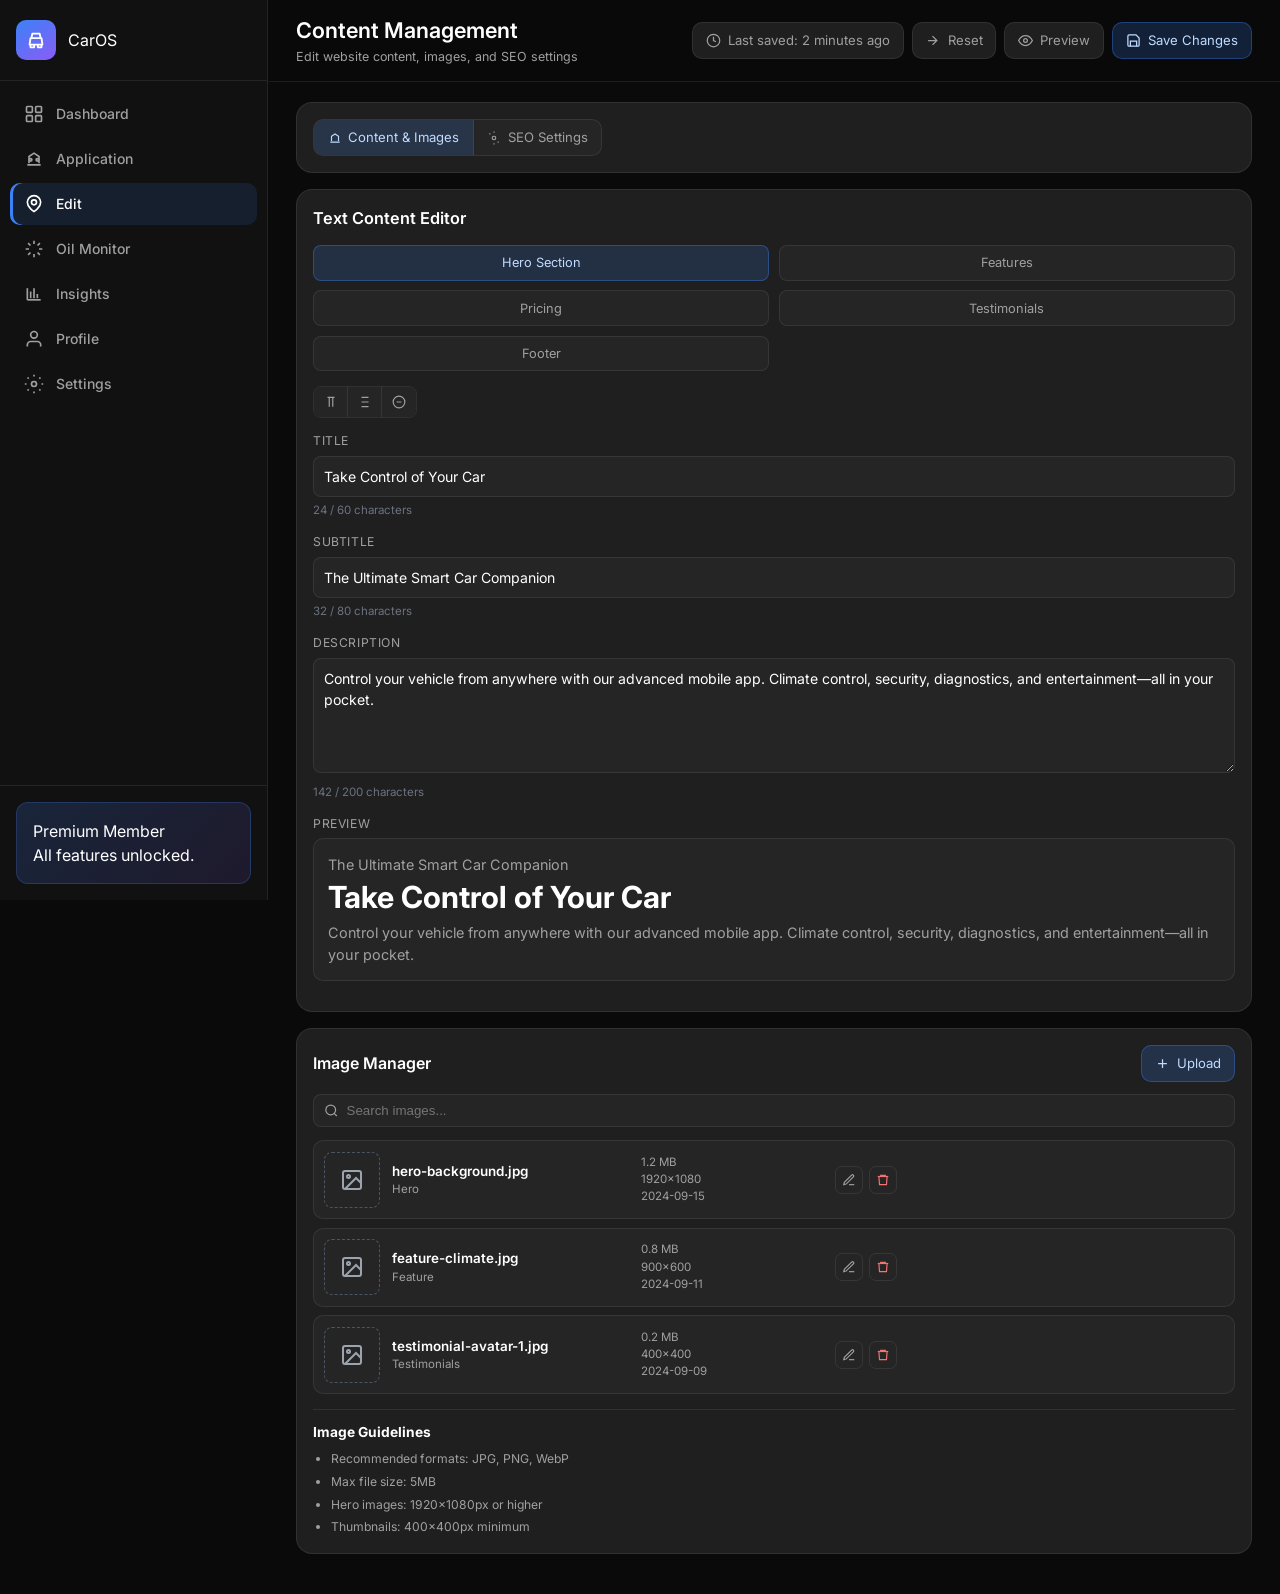
<file: content-management.html>
<!DOCTYPE html>
<html lang="en">
<head>
  <meta charset="UTF-8">
  <meta name="viewport" content="width=device-width, initial-scale=1.0">
  <title>Content Management — CarOS</title>
  <link rel="preconnect" href="https://fonts.googleapis.com">
  <link rel="preconnect" href="https://fonts.gstatic.com" crossorigin>
  <link href="https://fonts.googleapis.com/css2?family=Inter:wght@400;500;600;700&display=swap" rel="stylesheet">
  <link rel="stylesheet" href="style.css">
  <link rel="stylesheet" href="content-management.css">
</head>
<body>
  <div class="app">
    <aside class="sidebar" id="sidebar" aria-label="Main navigation">
      <div class="sidebar__brand">
        <div class="sidebar__logo" aria-hidden="true">
          <svg viewBox="0 0 24 24" fill="none" stroke="currentColor" stroke-width="2" stroke-linecap="round" stroke-linejoin="round">
            <path d="M5 17h14l-1-7H6l-1 7zM6 17v3h4v-3M14 17v3h4v-3"/>
            <path d="M7 10l1-5h8l1 5"/>
          </svg>
        </div>
        <span class="sidebar__title">CarOS</span>
        <button type="button" class="sidebar__close" id="sidebarClose" aria-label="Close menu">
          <svg viewBox="0 0 24 24" fill="none" stroke="currentColor" stroke-width="2"><path d="M18 6L6 18M6 6l12 12"/></svg>
        </button>
      </div>

      <nav class="sidebar__nav">
        <a class="nav-link" href="index.html"><svg viewBox="0 0 24 24" fill="none" stroke="currentColor" stroke-width="2"><rect x="3" y="3" width="7" height="7" rx="1"/><rect x="14" y="3" width="7" height="7" rx="1"/><rect x="14" y="14" width="7" height="7" rx="1"/><rect x="3" y="14" width="7" height="7" rx="1"/></svg><span>Dashboard</span></a>
        <a class="nav-link" href="audience-analytics.html"><svg viewBox="0 0 24 24" fill="none" stroke="currentColor" stroke-width="2"><path d="M4 19h16M6 17V9l6-4 6 4v8"/><circle cx="8" cy="13" r="1.5"/><circle cx="16" cy="13" r="1.5"/></svg><span>Application</span></a>
        <a class="nav-link nav-link--active" href="content-management.html" aria-current="page"><svg viewBox="0 0 24 24" fill="none" stroke="currentColor" stroke-width="2"><path d="M12 21s8-4.5 8-11a8 8 0 10-16 0c0 6.5 8 11 8 11z"/><circle cx="12" cy="10" r="3"/></svg><span>Edit</span></a>
        <a class="nav-link" href="#"><svg viewBox="0 0 24 24" fill="none" stroke="currentColor" stroke-width="2"><path d="M12 2v4M12 18v4M4.93 4.93l2.83 2.83M16.24 16.24l2.83 2.83M2 12h4M18 12h4M4.93 19.07l2.83-2.83M16.24 7.76l2.83-2.83"/></svg><span>Oil Monitor</span></a>
        <a class="nav-link" href="performance-insights.html"><svg viewBox="0 0 24 24" fill="none" stroke="currentColor" stroke-width="2"><path d="M4 19V5"/><path d="M4 19h16"/><path d="M8 17V9"/><path d="M12 17V5"/><path d="M16 17v-5"/></svg><span>Insights</span></a>
        <a class="nav-link" href="driver-profile.html"><svg viewBox="0 0 24 24" fill="none" stroke="currentColor" stroke-width="2"><path d="M20 21v-2a4 4 0 00-4-4H8a4 4 0 00-4 4v2"/><circle cx="12" cy="7" r="4"/></svg><span>Profile</span></a>
        <a class="nav-link" href="#"><svg viewBox="0 0 24 24" fill="none" stroke="currentColor" stroke-width="2"><circle cx="12" cy="12" r="3"/><path d="M12 1v2M12 21v2M4.22 4.22l1.42 1.42M18.36 18.36l1.42 1.42M1 12h2M21 12h2M4.22 19.78l1.42-1.42M18.36 5.64l1.42-1.42"/></svg><span>Settings</span></a>
      </nav>

      <div class="sidebar__footer">
        <div class="premium-card">
          <p class="premium-card__label">Premium Member</p>
          <p class="premium-card__sub">All features unlocked.</p>
        </div>
      </div>
    </aside>

    <div class="overlay" id="overlay" aria-hidden="true"></div>

    <div class="main-wrap">
      <button type="button" class="menu-btn" id="menuBtn" aria-label="Open menu" aria-expanded="false" aria-controls="sidebar">
        <svg viewBox="0 0 24 24" fill="none" stroke="currentColor" stroke-width="2"><path d="M3 12h18M3 6h18M3 18h18"/></svg>
      </button>

      <header class="topbar cm-topbar">
        <div class="topbar__inner">
          <div class="topbar__welcome">
            <h1>Content Management</h1>
            <p>Edit website content, images, and SEO settings</p>
          </div>
          <div class="cm-actionbar">
            <button class="cm-btn" id="saveStatusBtn">
              <svg viewBox="0 0 24 24" fill="none" stroke="currentColor" stroke-width="2"><path d="M12 6v6l4 2"/><circle cx="12" cy="12" r="10"/></svg>
              <span id="saveStatusText">Last saved: 2 minutes ago</span>
            </button>
            <button class="cm-btn" id="resetBtn"><svg viewBox="0 0 24 24" fill="none" stroke="currentColor" stroke-width="2"><path d="M5 12h14M12 5l7 7-7 7"/></svg>Reset</button>
            <button class="cm-btn" id="previewBtn"><svg viewBox="0 0 24 24" fill="none" stroke="currentColor" stroke-width="2"><path d="M1 12s4-8 11-8 11 8 11 8-4 8-11 8S1 12 1 12z"/><circle cx="12" cy="12" r="3"/></svg>Preview</button>
            <button class="cm-btn cm-btn--primary" id="saveBtn"><svg viewBox="0 0 24 24" fill="none" stroke="currentColor" stroke-width="2"><path d="M19 21H5a2 2 0 0 1-2-2V5a2 2 0 0 1 2-2h11l5 5v11a2 2 0 0 1-2 2z"/><polyline points="17 21 17 13 7 13 7 21"/></svg>Save Changes</button>
          </div>
        </div>
      </header>

      <main class="page cm-wrap">
        <section class="cm-card">
          <div class="cm-tabs" role="tablist" aria-label="Editor tabs">
            <button class="cm-tab is-active" role="tab" aria-selected="true" data-tab-target="contentPanel"><svg viewBox="0 0 24 24" fill="none" stroke="currentColor" stroke-width="2"><path d="M4 19h16M6 17V9l6-4 6 4v8"/></svg>Content &amp; Images</button>
            <button class="cm-tab" role="tab" aria-selected="false" data-tab-target="seoPanel"><svg viewBox="0 0 24 24" fill="none" stroke="currentColor" stroke-width="2"><circle cx="12" cy="12" r="3"/><path d="M12 1v2M12 21v2M4.22 4.22l1.42 1.42M18.36 18.36l1.42 1.42"/></svg>SEO Settings</button>
          </div>
        </section>

        <section class="cm-card cm-panel" id="contentPanel">
          <div class="cm-headline">
            <h2>Text Content Editor</h2>
          </div>

          <div class="cm-sections">
            <button class="cm-pill is-active" data-section="hero">Hero Section</button>
            <button class="cm-pill" data-section="features">Features</button>
            <button class="cm-pill" data-section="pricing">Pricing</button>
            <button class="cm-pill" data-section="testimonials">Testimonials</button>
            <button class="cm-pill" data-section="footer">Footer</button>
          </div>

          <div class="cm-toolbar" aria-label="Formatting toolbar">
            <button class="cm-tool" data-format="bold" title="Bold"><svg viewBox="0 0 24 24" fill="none" stroke="currentColor" stroke-width="2"><path d="M6 4h12M9 20V4M15 20V4"/></svg></button>
            <button class="cm-tool" data-format="heading" title="Heading"><svg viewBox="0 0 24 24" fill="none" stroke="currentColor" stroke-width="2"><path d="M6 4h12M6 12h12M6 20h12"/></svg></button>
            <button class="cm-tool" data-format="bullet" title="Bullet"><svg viewBox="0 0 24 24" fill="none" stroke="currentColor" stroke-width="2"><circle cx="12" cy="12" r="10"/><path d="M8 12h8"/></svg></button>
          </div>

          <div class="cm-field">
            <label>Title</label>
            <input class="cm-input" id="titleInput" maxlength="60" value="Take Control of Your Car" />
            <p class="cm-help"><span id="titleCount">34</span> / 60 characters</p>
          </div>

          <div class="cm-field">
            <label>Subtitle</label>
            <input class="cm-input" id="subtitleInput" maxlength="80" value="The Ultimate Smart Car Companion" />
            <p class="cm-help"><span id="subtitleCount">52</span> / 80 characters</p>
          </div>

          <div class="cm-field">
            <label>Description</label>
            <textarea class="cm-textarea" id="descriptionInput" maxlength="200">Control your vehicle from anywhere with our advanced mobile app. Climate control, security, diagnostics, and entertainment—all in your pocket.</textarea>
            <p class="cm-help"><span id="descriptionCount">163</span> / 200 characters</p>
          </div>

          <div class="cm-field">
            <label>Preview</label>
            <div class="cm-preview" id="previewCard">
              <p class="cm-preview__tag" id="previewSubtitle">The Ultimate Smart Car Companion</p>
              <h3 id="previewTitle">Take Control of Your Car</h3>
              <p id="previewDescription">Control your vehicle from anywhere with our advanced mobile app. Climate control, security, diagnostics, and entertainment—all in your pocket.</p>
            </div>
          </div>
        </section>

        <section class="cm-card cm-panel cm-panel--hidden" id="seoPanel">
          <div class="cm-headline">
            <h2>SEO Settings</h2>
          </div>
          <div class="cm-field">
            <label>Meta Title</label>
            <input class="cm-input" value="CarOS - Smart Car Companion App" maxlength="60">
          </div>
          <div class="cm-field">
            <label>Meta Description</label>
            <textarea class="cm-textarea" maxlength="160">Manage your vehicle remotely with CarOS. Control climate, monitor health, and stay connected wherever you are.</textarea>
          </div>
          <div class="cm-field">
            <label>Keywords</label>
            <input class="cm-input" value="car app, remote control, connected car, diagnostics">
          </div>
        </section>

        <section class="cm-card">
          <div class="cm-files-head">
            <h2>Image Manager</h2>
            <button class="cm-btn cm-btn--primary"><svg viewBox="0 0 24 24" fill="none" stroke="currentColor" stroke-width="2"><path d="M12 5v14M5 12h14"/></svg>Upload</button>
          </div>

          <div class="cm-search">
            <svg viewBox="0 0 24 24" fill="none" stroke="currentColor" stroke-width="2"><circle cx="11" cy="11" r="8"/><path d="M21 21l-4.35-4.35"/></svg>
            <input type="search" id="imageSearchInput" placeholder="Search images..." />
          </div>

          <div class="cm-file-list" id="fileList">
            <article class="cm-file" data-search="hero-background.jpg hero">
              <div class="cm-thumb"><svg viewBox="0 0 24 24" fill="none" stroke="currentColor" stroke-width="2"><rect x="3" y="3" width="18" height="18" rx="2"/><circle cx="8.5" cy="8.5" r="1.5"/><path d="M21 15l-5-5L5 21"/></svg></div>
              <div class="cm-file__info">
                <p class="cm-file__name">hero-background.jpg</p>
                <p class="cm-file__meta">Hero</p>
              </div>
              <div class="cm-file__meta-row">
                <p class="cm-file__col">1.2 MB</p>
                <p class="cm-file__col">1920×1080</p>
                <p class="cm-file__col">2024-09-15</p>
              </div>
              <div class="cm-file__actions">
                <button class="cm-icbtn"><svg viewBox="0 0 24 24" fill="none" stroke="currentColor" stroke-width="2"><path d="M12 20h9"/><path d="M16.5 3.5a2.1 2.1 0 0 1 3 3L7 19l-4 1 1-4Z"/></svg></button>
                <button class="cm-icbtn danger"><svg viewBox="0 0 24 24" fill="none" stroke="currentColor" stroke-width="2"><path d="M3 6h18"/><path d="M8 6V4h8v2"/><path d="M19 6l-1 14H6L5 6"/></svg></button>
              </div>
            </article>

            <article class="cm-file" data-search="feature-climate.jpg feature">
              <div class="cm-thumb"><svg viewBox="0 0 24 24" fill="none" stroke="currentColor" stroke-width="2"><rect x="3" y="3" width="18" height="18" rx="2"/><circle cx="8.5" cy="8.5" r="1.5"/><path d="M21 15l-5-5L5 21"/></svg></div>
              <div class="cm-file__info">
                <p class="cm-file__name">feature-climate.jpg</p>
                <p class="cm-file__meta">Feature</p>
              </div>
              <div class="cm-file__meta-row">
                <p class="cm-file__col">0.8 MB</p>
                <p class="cm-file__col">900×600</p>
                <p class="cm-file__col">2024-09-11</p>
              </div>
              <div class="cm-file__actions">
                <button class="cm-icbtn"><svg viewBox="0 0 24 24" fill="none" stroke="currentColor" stroke-width="2"><path d="M12 20h9"/><path d="M16.5 3.5a2.1 2.1 0 0 1 3 3L7 19l-4 1 1-4Z"/></svg></button>
                <button class="cm-icbtn danger"><svg viewBox="0 0 24 24" fill="none" stroke="currentColor" stroke-width="2"><path d="M3 6h18"/><path d="M8 6V4h8v2"/><path d="M19 6l-1 14H6L5 6"/></svg></button>
              </div>
            </article>

            <article class="cm-file" data-search="testimonial-avatar-1.jpg testimonials">
              <div class="cm-thumb"><svg viewBox="0 0 24 24" fill="none" stroke="currentColor" stroke-width="2"><rect x="3" y="3" width="18" height="18" rx="2"/><circle cx="8.5" cy="8.5" r="1.5"/><path d="M21 15l-5-5L5 21"/></svg></div>
              <div class="cm-file__info">
                <p class="cm-file__name">testimonial-avatar-1.jpg</p>
                <p class="cm-file__meta">Testimonials</p>
              </div>
              <div class="cm-file__meta-row">
                <p class="cm-file__col">0.2 MB</p>
                <p class="cm-file__col">400×400</p>
                <p class="cm-file__col">2024-09-09</p>
              </div>
              <div class="cm-file__actions">
                <button class="cm-icbtn"><svg viewBox="0 0 24 24" fill="none" stroke="currentColor" stroke-width="2"><path d="M12 20h9"/><path d="M16.5 3.5a2.1 2.1 0 0 1 3 3L7 19l-4 1 1-4Z"/></svg></button>
                <button class="cm-icbtn danger"><svg viewBox="0 0 24 24" fill="none" stroke="currentColor" stroke-width="2"><path d="M3 6h18"/><path d="M8 6V4h8v2"/><path d="M19 6l-1 14H6L5 6"/></svg></button>
              </div>
            </article>
          </div>

          <div class="cm-guidelines">
            <h4>Image Guidelines</h4>
            <ul>
              <li>Recommended formats: JPG, PNG, WebP</li>
              <li>Max file size: 5MB</li>
              <li>Hero images: 1920×1080px or higher</li>
              <li>Thumbnails: 400×400px minimum</li>
            </ul>
          </div>
        </section>
      </main>
    </div>
  </div>

  <div class="cm-toast" id="toast" role="status" aria-live="polite"></div>
  <script src="content-management.js"></script>
</body>
</html>
</file>
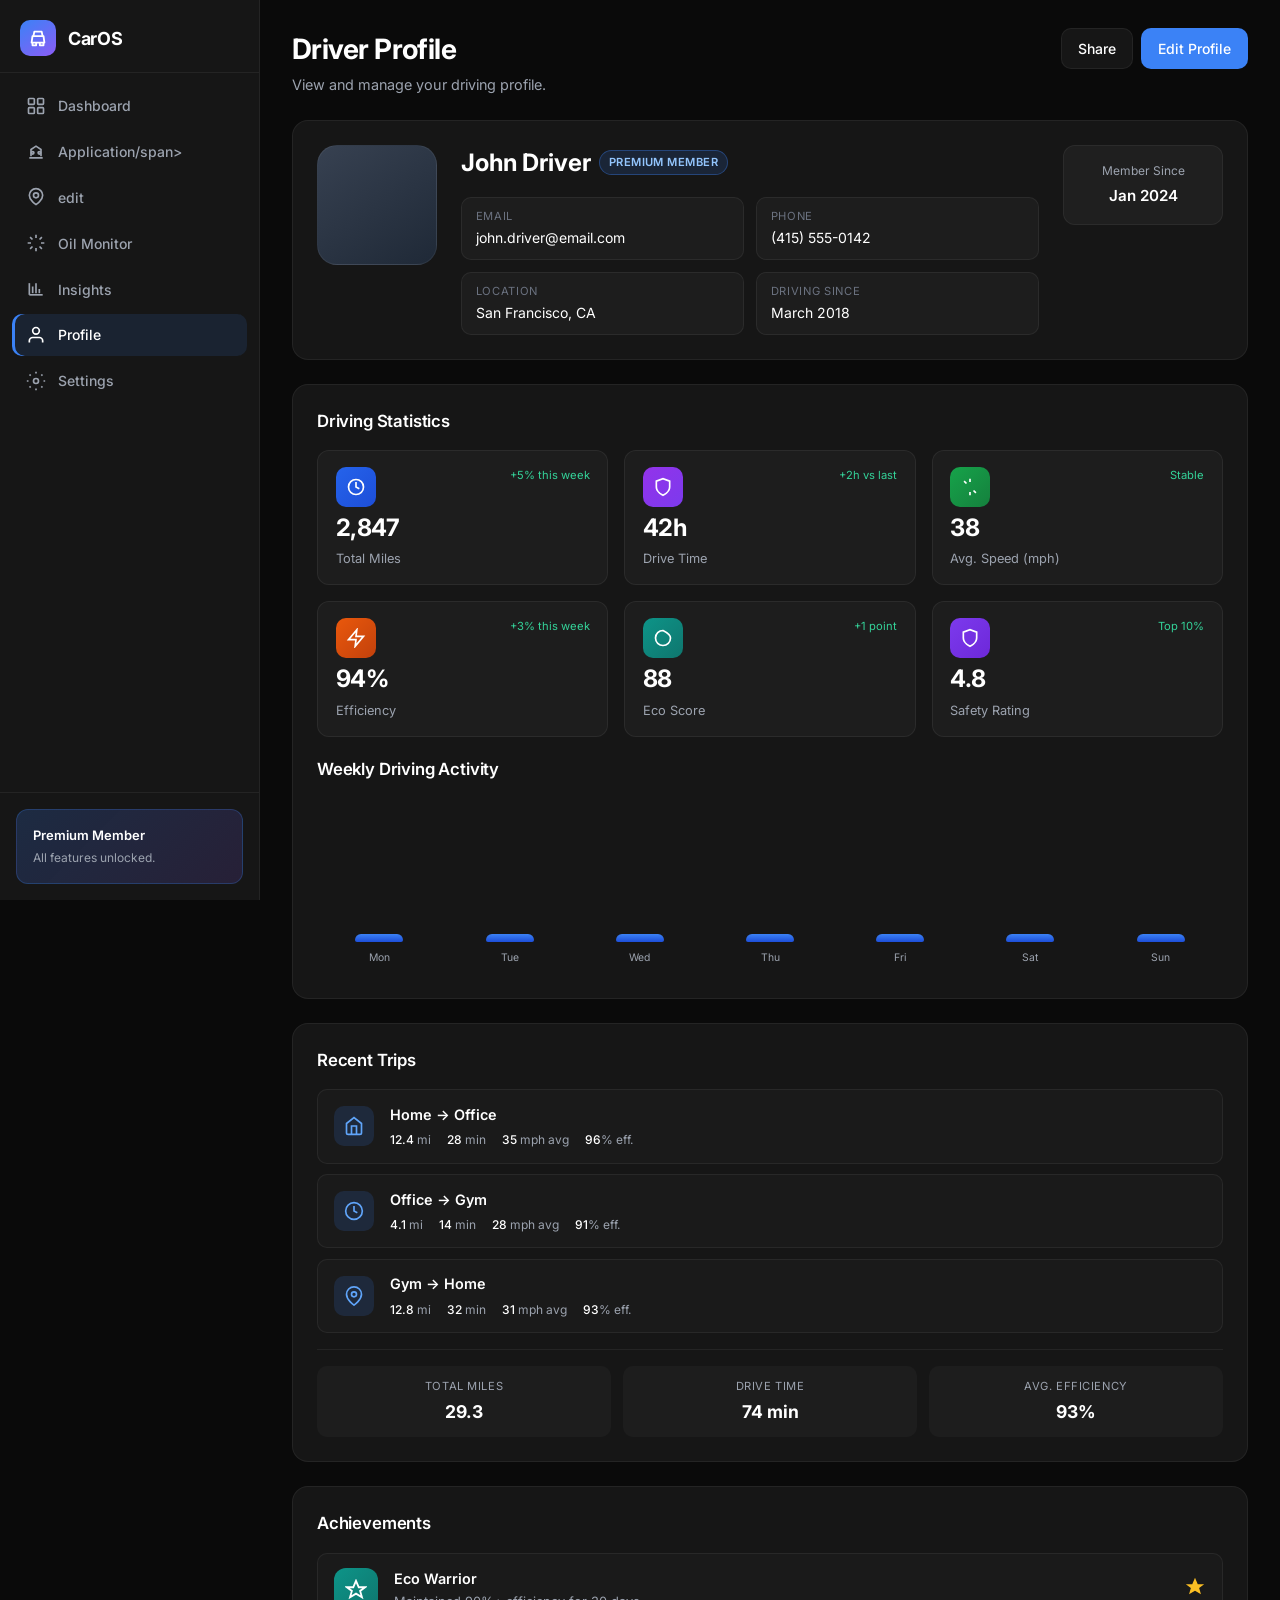
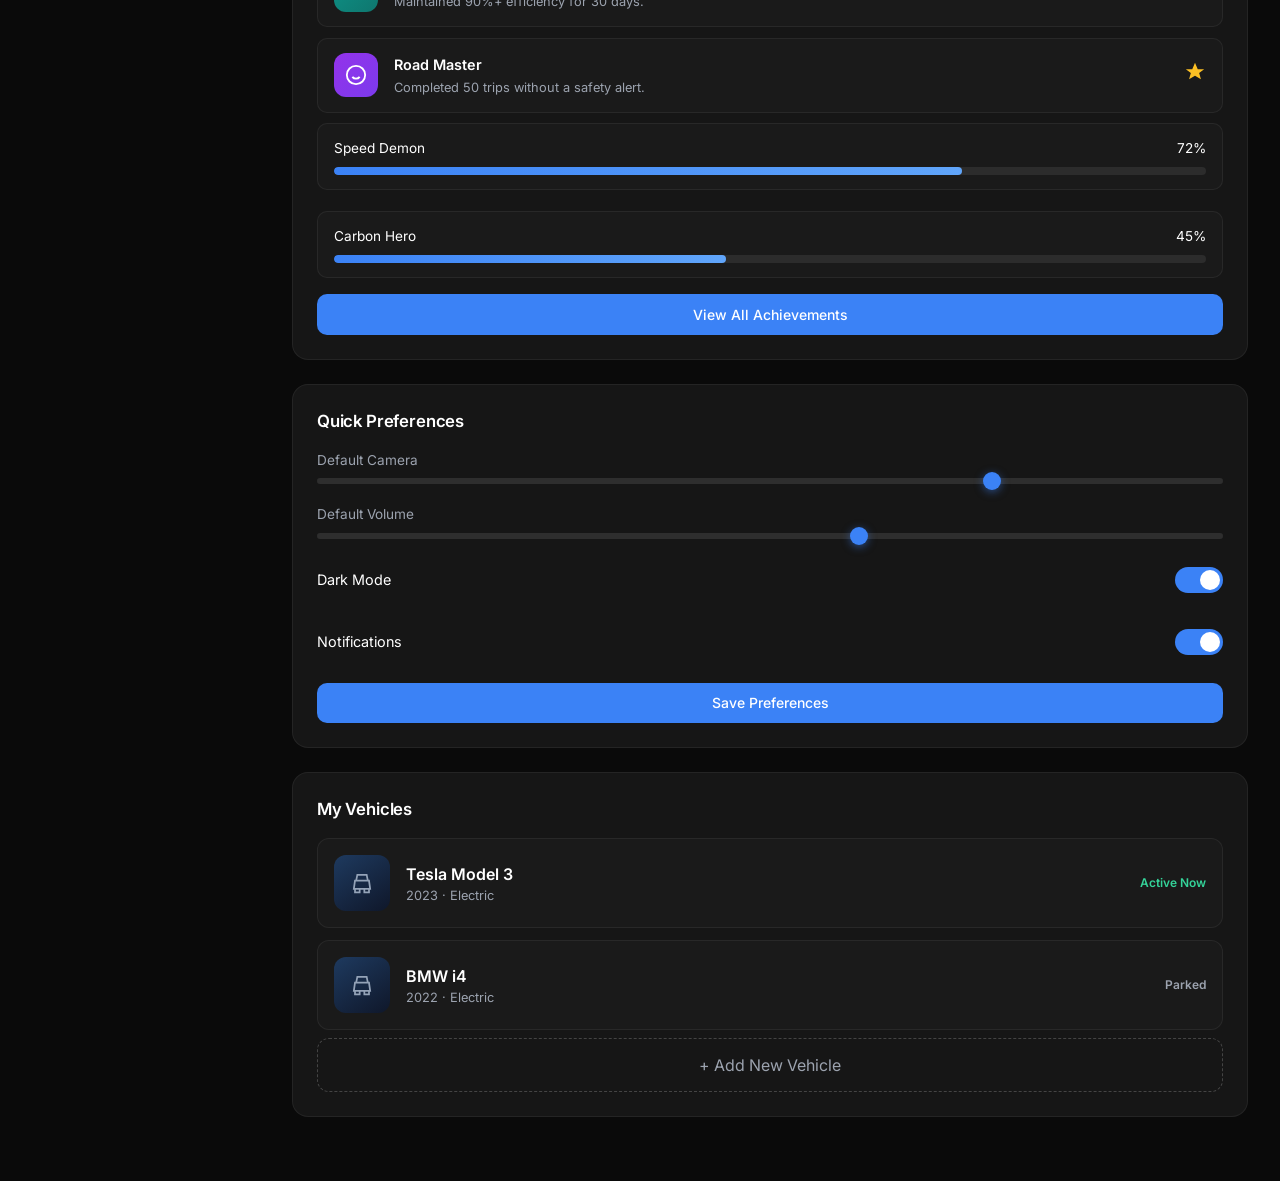
<file: driver-profile.html>
<!DOCTYPE html>
<html lang="en">
<head>
  <meta charset="UTF-8">
  <meta name="viewport" content="width=device-width, initial-scale=1.0">
  <title>Driver Profile — CarOS</title>
  <link rel="preconnect" href="https://fonts.googleapis.com">
  <link rel="preconnect" href="https://fonts.gstatic.com" crossorigin>
  <link href="https://fonts.googleapis.com/css2?family=Inter:wght@400;500;600;700&display=swap" rel="stylesheet">
  <link rel="stylesheet" href="driver-profile.css">
</head>
<body>
  <div class="app">
    <aside class="sidebar" id="sidebar" aria-label="Main navigation">
      <div class="sidebar__brand">
        <div class="sidebar__logo" aria-hidden="true">
          <svg viewBox="0 0 24 24" fill="none" stroke="currentColor" stroke-width="2" stroke-linecap="round" stroke-linejoin="round">
            <path d="M5 17h14l-1-7H6l-1 7zM6 17v3h4v-3M14 17v3h4v-3"/>
            <path d="M7 10l1-5h8l1 5"/>
          </svg>
        </div>
        <span class="sidebar__title">CarOS</span>
        <button type="button" class="sidebar__close" id="sidebarClose" aria-label="Close menu">
          <svg viewBox="0 0 24 24" fill="none" stroke="currentColor" stroke-width="2"><path d="M18 6L6 18M6 6l12 12"/></svg>
        </button>
      </div>
      <nav class="sidebar__nav">
        <a class="nav-link" href="index.html"><svg viewBox="0 0 24 24" fill="none" stroke="currentColor" stroke-width="2"><rect x="3" y="3" width="7" height="7" rx="1"/><rect x="14" y="3" width="7" height="7" rx="1"/><rect x="14" y="14" width="7" height="7" rx="1"/><rect x="3" y="14" width="7" height="7" rx="1"/></svg><span>Dashboard</span></a>
        <a class="nav-link" href="audience-analytics.html"><svg viewBox="0 0 24 24" fill="none" stroke="currentColor" stroke-width="2"><path d="M4 19h16M6 17V9l6-4 6 4v8"/><circle cx="8" cy="13" r="1.5"/><circle cx="16" cy="13" r="1.5"/></svg><span>Application/span></a>
        <a class="nav-link" href="content-management.html"><svg viewBox="0 0 24 24" fill="none" stroke="currentColor" stroke-width="2"><path d="M12 21s8-4.5 8-11a8 8 0 10-16 0c0 6.5 8 11 8 11z"/><circle cx="12" cy="10" r="3"/></svg><span>edit</span></a>
        <a class="nav-link" href="oil-monitor.html"><svg viewBox="0 0 24 24" fill="none" stroke="currentColor" stroke-width="2"><path d="M12 2v4M12 18v4M4.93 4.93l2.83 2.83M16.24 16.24l2.83 2.83M2 12h4M18 12h4M4.93 19.07l2.83-2.83M16.24 7.76l2.83-2.83"/></svg><span>Oil Monitor</span></a>
        <a class="nav-link" href="performance-insights.html"><svg viewBox="0 0 24 24" fill="none" stroke="currentColor" stroke-width="2"><path d="M4 19V5"/><path d="M4 19h16"/><path d="M8 17V9"/><path d="M12 17V5"/><path d="M16 17v-5"/></svg><span>Insights</span></a>
        <a class="nav-link nav-link--active" href="driver-profile.html" aria-current="page"><svg viewBox="0 0 24 24" fill="none" stroke="currentColor" stroke-width="2"><path d="M20 21v-2a4 4 0 00-4-4H8a4 4 0 00-4 4v2"/><circle cx="12" cy="7" r="4"/></svg><span>Profile</span></a>
        <a class="nav-link" href="settings.html"><svg viewBox="0 0 24 24" fill="none" stroke="currentColor" stroke-width="2"><circle cx="12" cy="12" r="3"/><path d="M12 1v2M12 21v2M4.22 4.22l1.42 1.42M18.36 18.36l1.42 1.42M1 12h2M21 12h2M4.22 19.78l1.42-1.42M18.36 5.64l1.42-1.42"/></svg><span>Settings</span></a>
      </nav>
      <div class="sidebar__footer">
        <div class="premium-card">
          <p class="premium-card__label">Premium Member</p>
          <p class="premium-card__sub">All features unlocked.</p>
        </div>
      </div>
    </aside>

    <div class="overlay" id="overlay" aria-hidden="true"></div>

    <div class="main-wrap">
      <button type="button" class="menu-btn" id="menuBtn" aria-label="Open menu" aria-expanded="false" aria-controls="sidebar">
        <svg viewBox="0 0 24 24" fill="none" stroke="currentColor" stroke-width="2"><path d="M3 12h18M3 6h18M3 18h18"/></svg>
      </button>

      <main class="main">
        <header class="page-head">
          <div class="page-head__text">
            <h1>Driver Profile</h1>
            <p>View and manage your driving profile.</p>
          </div>
          <div class="page-head__actions">
            <button type="button" class="btn">Share</button>
            <button type="button" class="btn btn--primary">Edit Profile</button>
          </div>
        </header>

        <section class="card profile-hero">
          <div class="profile-avatar" role="img" aria-label="Profile photo placeholder"></div>
          <div class="profile-info">
            <h2>John Driver <span class="badge">Premium Member</span></h2>
            <div class="profile-meta">
              <div class="meta-item">
                <div class="meta-item__label">Email</div>
                <div class="meta-item__value">john.driver@email.com</div>
              </div>
              <div class="meta-item">
                <div class="meta-item__label">Phone</div>
                <div class="meta-item__value">(415) 555-0142</div>
              </div>
              <div class="meta-item">
                <div class="meta-item__label">Location</div>
                <div class="meta-item__value">San Francisco, CA</div>
              </div>
              <div class="meta-item">
                <div class="meta-item__label">Driving Since</div>
                <div class="meta-item__value">March 2018</div>
              </div>
            </div>
          </div>
          <div class="member-since">
            <div class="member-since__label">Member Since</div>
            <div class="member-since__value">Jan 2024</div>
          </div>
        </section>

        <section class="card">
          <h2 class="section-title">Driving Statistics</h2>
          <div class="stats-grid">
            <article class="stat-card">
              <div class="stat-card__top">
                <div class="stat-card__icon icon-bg-blue"><svg viewBox="0 0 24 24" fill="none" stroke="currentColor" stroke-width="2"><circle cx="12" cy="12" r="9"/><path d="M12 6v6l4 2"/></svg></div>
                <span class="stat-card__trend">+5% this week</span>
              </div>
              <div class="stat-card__value">2,847</div>
              <div class="stat-card__label">Total Miles</div>
            </article>
            <article class="stat-card">
              <div class="stat-card__top">
                <div class="stat-card__icon icon-bg-purple"><svg viewBox="0 0 24 24" fill="none" stroke="currentColor" stroke-width="2"><path d="M12 22s8-4 8-10V5l-8-3-8 3v7c0 6 8 10 8 10z"/></svg></div>
                <span class="stat-card__trend">+2h vs last</span>
              </div>
              <div class="stat-card__value">42h</div>
              <div class="stat-card__label">Drive Time</div>
            </article>
            <article class="stat-card">
              <div class="stat-card__top">
                <div class="stat-card__icon icon-bg-green"><svg viewBox="0 0 24 24" fill="none" stroke="currentColor" stroke-width="2"><path d="M12 2v4M12 18v4M4.93 4.93l2.83 2.83M16.24 16.24l2.83 2.83"/></svg></div>
                <span class="stat-card__trend">Stable</span>
              </div>
              <div class="stat-card__value">38</div>
              <div class="stat-card__label">Avg. Speed (mph)</div>
            </article>
            <article class="stat-card">
              <div class="stat-card__top">
                <div class="stat-card__icon icon-bg-orange"><svg viewBox="0 0 24 24" fill="none" stroke="currentColor" stroke-width="2"><path d="M13 2L3 14h9l-1 8 10-12h-9l1-8z"/></svg></div>
                <span class="stat-card__trend">+3% this week</span>
              </div>
              <div class="stat-card__value">94%</div>
              <div class="stat-card__label">Efficiency</div>
            </article>
            <article class="stat-card">
              <div class="stat-card__top">
                <div class="stat-card__icon icon-bg-teal"><svg viewBox="0 0 24 24" fill="none" stroke="currentColor" stroke-width="2"><path d="M12 3a9 9 0 109 9c0-3-3-6-9-9z"/></svg></div>
                <span class="stat-card__trend">+1 point</span>
              </div>
              <div class="stat-card__value">88</div>
              <div class="stat-card__label">Eco Score</div>
            </article>
            <article class="stat-card">
              <div class="stat-card__top">
                <div class="stat-card__icon icon-bg-violet"><svg viewBox="0 0 24 24" fill="none" stroke="currentColor" stroke-width="2"><path d="M12 22s8-4 8-10V5l-8-3-8 3v7c0 6 8 10 8 10z"/></svg></div>
                <span class="stat-card__trend">Top 10%</span>
              </div>
              <div class="stat-card__value">4.8</div>
              <div class="stat-card__label">Safety Rating</div>
            </article>
          </div>

          <div class="chart-block">
            <h3 class="section-title">Weekly Driving Activity</h3>
            <div class="chart" role="img" aria-label="Bar chart of miles per weekday">
              <div class="chart__col"><div class="chart__bar-wrap"><div class="chart__bar" style="height:45%"></div></div><span class="chart__label">Mon</span></div>
              <div class="chart__col"><div class="chart__bar-wrap"><div class="chart__bar" style="height:62%"></div></div><span class="chart__label">Tue</span></div>
              <div class="chart__col"><div class="chart__bar-wrap"><div class="chart__bar" style="height:38%"></div></div><span class="chart__label">Wed</span></div>
              <div class="chart__col"><div class="chart__bar-wrap"><div class="chart__bar" style="height:78%"></div></div><span class="chart__label">Thu</span></div>
              <div class="chart__col"><div class="chart__bar-wrap"><div class="chart__bar" style="height:55%"></div></div><span class="chart__label">Fri</span></div>
              <div class="chart__col"><div class="chart__bar-wrap"><div class="chart__bar" style="height:30%"></div></div><span class="chart__label">Sat</span></div>
              <div class="chart__col"><div class="chart__bar-wrap"><div class="chart__bar" style="height:22%"></div></div><span class="chart__label">Sun</span></div>
            </div>
          </div>
        </section>

        <section class="card">
          <h2 class="section-title">Recent Trips</h2>
          <div class="trip-list">
            <div class="trip-row">
              <div class="trip-row__icon" aria-hidden="true"><svg viewBox="0 0 24 24" fill="none" stroke="currentColor" stroke-width="2"><path d="M3 9l9-7 9 7v11a2 2 0 01-2 2H5a2 2 0 01-2-2z"/><path d="M9 22V12h6v10"/></svg></div>
              <div>
                <div class="trip-row__route">Home → Office</div>
                <div class="trip-row__stats">
                  <span><strong>12.4</strong> mi</span>
                  <span><strong>28</strong> min</span>
                  <span><strong>35</strong> mph avg</span>
                  <span><strong>96</strong>% eff.</span>
                </div>
              </div>
            </div>
            <div class="trip-row">
              <div class="trip-row__icon" aria-hidden="true"><svg viewBox="0 0 24 24" fill="none" stroke="currentColor" stroke-width="2"><circle cx="12" cy="12" r="10"/><path d="M12 6v6l4 2"/></svg></div>
              <div>
                <div class="trip-row__route">Office → Gym</div>
                <div class="trip-row__stats">
                  <span><strong>4.1</strong> mi</span>
                  <span><strong>14</strong> min</span>
                  <span><strong>28</strong> mph avg</span>
                  <span><strong>91</strong>% eff.</span>
                </div>
              </div>
            </div>
            <div class="trip-row">
              <div class="trip-row__icon" aria-hidden="true"><svg viewBox="0 0 24 24" fill="none" stroke="currentColor" stroke-width="2"><path d="M21 10c0 7-9 13-9 13s-9-6-9-13a9 9 0 0118 0z"/><circle cx="12" cy="10" r="3"/></svg></div>
              <div>
                <div class="trip-row__route">Gym → Home</div>
                <div class="trip-row__stats">
                  <span><strong>12.8</strong> mi</span>
                  <span><strong>32</strong> min</span>
                  <span><strong>31</strong> mph avg</span>
                  <span><strong>93</strong>% eff.</span>
                </div>
              </div>
            </div>
          </div>
          <div class="trip-summary">
            <div class="trip-summary__box"><div class="label">Total Miles</div><div class="value">29.3</div></div>
            <div class="trip-summary__box"><div class="label">Drive Time</div><div class="value">74 min</div></div>
            <div class="trip-summary__box"><div class="label">Avg. Efficiency</div><div class="value">93%</div></div>
          </div>
        </section>

        <section class="card">
          <h2 class="section-title">Achievements</h2>
          <div class="ach-list">
            <div class="ach-item">
              <div class="ach-item__icon icon-bg-teal"><svg viewBox="0 0 24 24" fill="none" stroke="currentColor" stroke-width="2"><path d="M12 2l3 7h7l-5.5 4 2 7-6.5-4-6.5 4 2-7L2 9h7z"/></svg></div>
              <div class="ach-item__body">
                <div class="ach-item__title">Eco Warrior</div>
                <div class="ach-item__desc">Maintained 90%+ efficiency for 30 days.</div>
              </div>
              <div class="ach-item__star" aria-hidden="true"><svg viewBox="0 0 24 24" fill="currentColor"><path d="M12 2l3 7h7l-5.5 4 2 7-6.5-4-6.5 4 2-7L2 9h7z"/></svg></div>
            </div>
            <div class="ach-item">
              <div class="ach-item__icon icon-bg-purple"><svg viewBox="0 0 24 24" fill="none" stroke="currentColor" stroke-width="2"><circle cx="12" cy="12" r="10"/><path d="M8 14s1.5 2 4 2 4-2 4-2"/><path d="M9 9h.01M15 9h.01"/></svg></div>
              <div class="ach-item__body">
                <div class="ach-item__title">Road Master</div>
                <div class="ach-item__desc">Completed 50 trips without a safety alert.</div>
              </div>
              <div class="ach-item__star" aria-hidden="true"><svg viewBox="0 0 24 24" fill="currentColor"><path d="M12 2l3 7h7l-5.5 4 2 7-6.5-4-6.5 4 2-7L2 9h7z"/></svg></div>
            </div>
            <div class="ach-progress">
              <div class="ach-progress__head"><span>Speed Demon</span><span>72%</span></div>
              <div class="progress-track"><div class="progress-fill" style="width:72%"></div></div>
            </div>
            <div class="ach-progress mt-sm">
              <div class="ach-progress__head"><span>Carbon Hero</span><span>45%</span></div>
              <div class="progress-track"><div class="progress-fill" style="width:45%"></div></div>
            </div>
          </div>
          <button type="button" class="btn btn--block btn--primary" style="margin-top:1rem">View All Achievements</button>
        </section>

        <section class="card">
          <h2 class="section-title">Quick Preferences</h2>
          <div class="pref-grid">
            <div class="pref-row">
              <label for="cam">Default Camera</label>
              <input type="range" id="cam" class="range" min="0" max="100" value="75" aria-valuetext="75 percent">
            </div>
            <div class="pref-row">
              <label for="vol">Default Volume</label>
              <input type="range" id="vol" class="range" min="0" max="100" value="60" aria-valuetext="60 percent">
            </div>
            <div class="toggle-row">
              <span>Dark Mode</span>
              <label class="switch"><input type="checkbox" checked aria-label="Dark mode on"><span class="switch__slider"></span></label>
            </div>
            <div class="toggle-row">
              <span>Notifications</span>
              <label class="switch"><input type="checkbox" checked aria-label="Notifications on"><span class="switch__slider"></span></label>
            </div>
          </div>
          <button type="button" class="btn btn--block btn--primary" style="margin-top:1.25rem">Save Preferences</button>
        </section>

        <section class="card">
          <h2 class="section-title">My Vehicles</h2>
          <div class="vehicle-list">
            <div class="vehicle-card">
              <div class="vehicle-thumb" aria-hidden="true">
                <svg viewBox="0 0 24 24" fill="none" stroke="currentColor" stroke-width="1.5"><path d="M5 17h14l-1-7H6l-1 7zM6 17v3h4v-3M14 17v3h4v-3"/><path d="M7 10l1-5h8l1 5"/></svg>
              </div>
              <div class="vehicle-info">
                <div class="vehicle-name">Tesla Model 3</div>
                <div class="vehicle-meta">2023 · Electric</div>
              </div>
              <div class="vehicle-status">Active Now</div>
            </div>
            <div class="vehicle-card">
              <div class="vehicle-thumb" aria-hidden="true">
                <svg viewBox="0 0 24 24" fill="none" stroke="currentColor" stroke-width="1.5"><path d="M5 17h14l-1-7H6l-1 7zM6 17v3h4v-3M14 17v3h4v-3"/><path d="M7 10l1-5h8l1 5"/></svg>
              </div>
              <div class="vehicle-info">
                <div class="vehicle-name">BMW i4</div>
                <div class="vehicle-meta">2022 · Electric</div>
              </div>
              <div class="vehicle-status" style="color:var(--text-muted)">Parked</div>
            </div>
          </div>
          <button type="button" class="btn-dashed">+ Add New Vehicle</button>
        </section>
      </main>
    </div>
  </div>

  <script>
    (function () {
      var sidebar = document.getElementById("sidebar");
      var overlay = document.getElementById("overlay");
      var menuBtn = document.getElementById("menuBtn");
      var closeBtn = document.getElementById("sidebarClose");

      function openMenu() {
        sidebar.classList.add("is-open");
        overlay.classList.add("is-open");
        menuBtn.setAttribute("aria-expanded", "true");
        document.body.style.overflow = "hidden";
      }
      function closeMenu() {
        sidebar.classList.remove("is-open");
        overlay.classList.remove("is-open");
        menuBtn.setAttribute("aria-expanded", "false");
        document.body.style.overflow = "";
      }

      menuBtn.addEventListener("click", openMenu);
      closeBtn.addEventListener("click", closeMenu);
      overlay.addEventListener("click", closeMenu);
      window.addEventListener("resize", function () {
        if (window.innerWidth > 768) closeMenu();
      });
    })();
  </script>
</body>
</html>
</file>
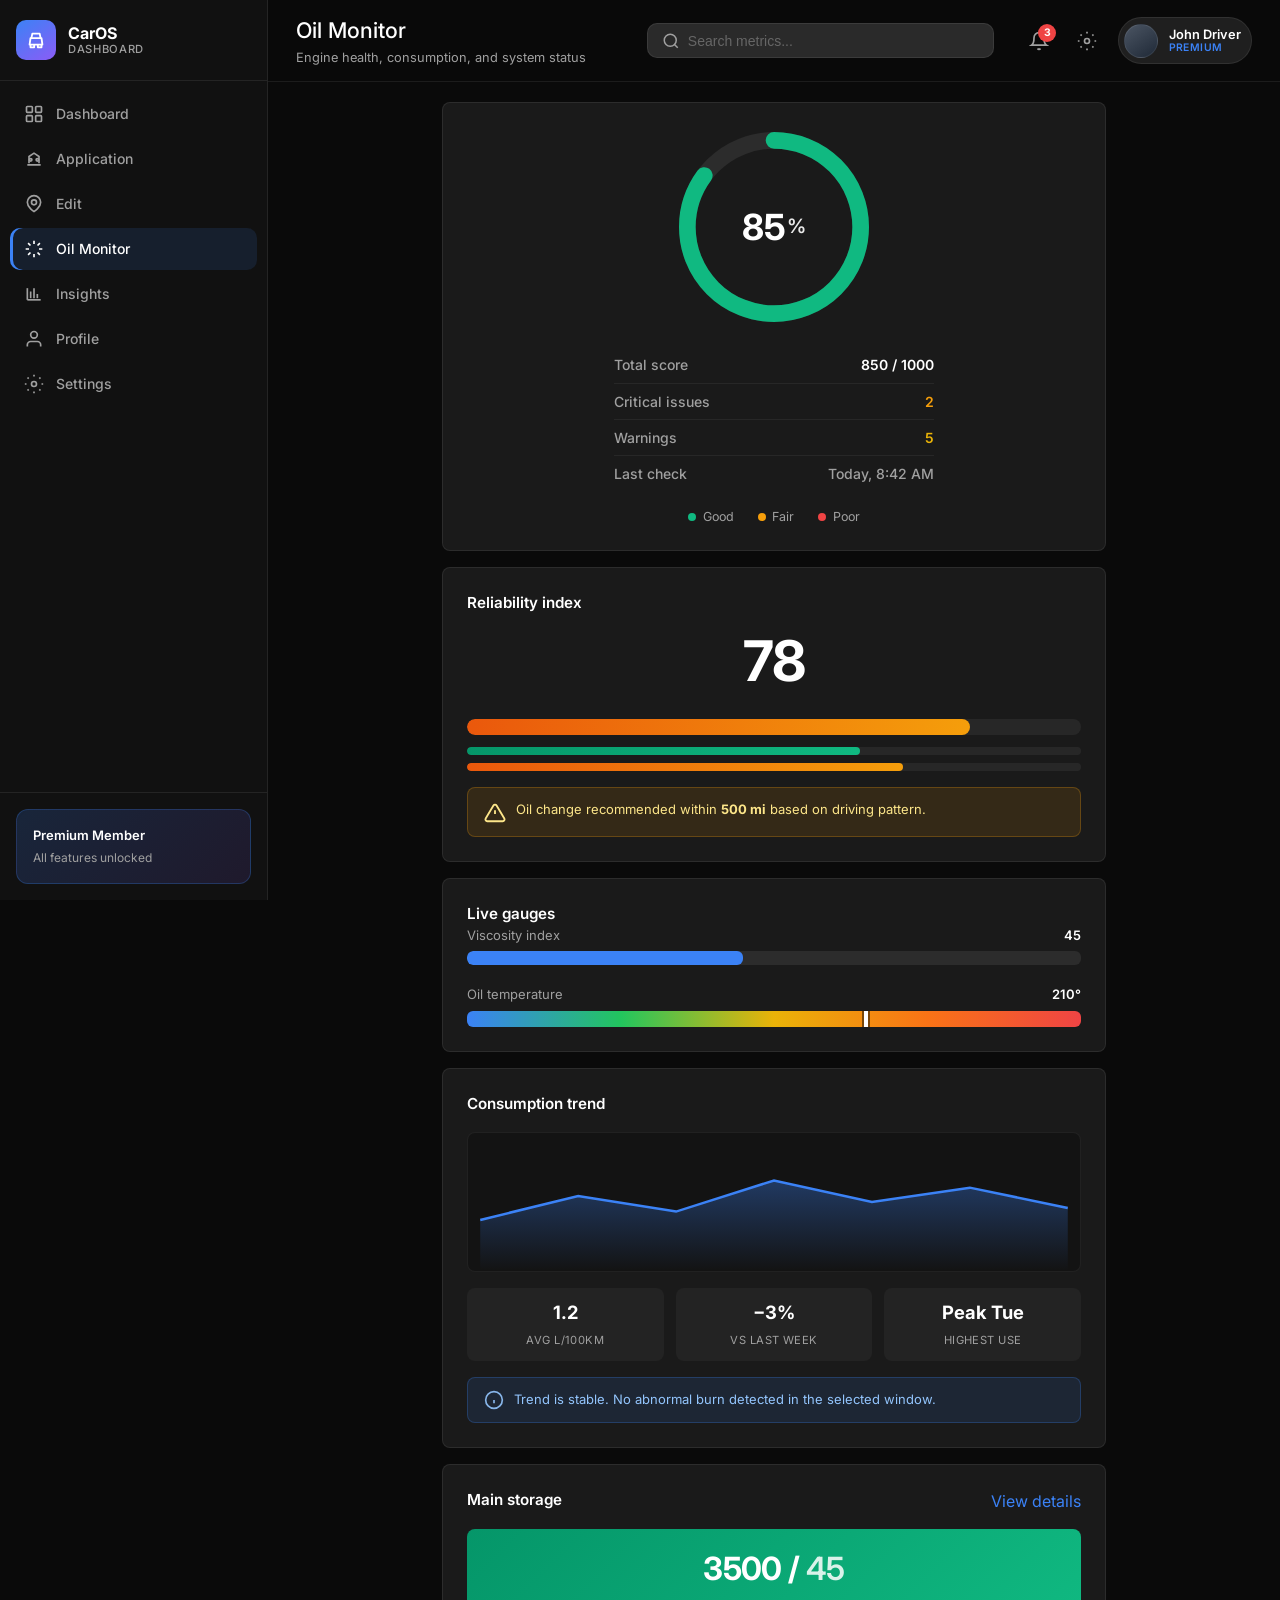
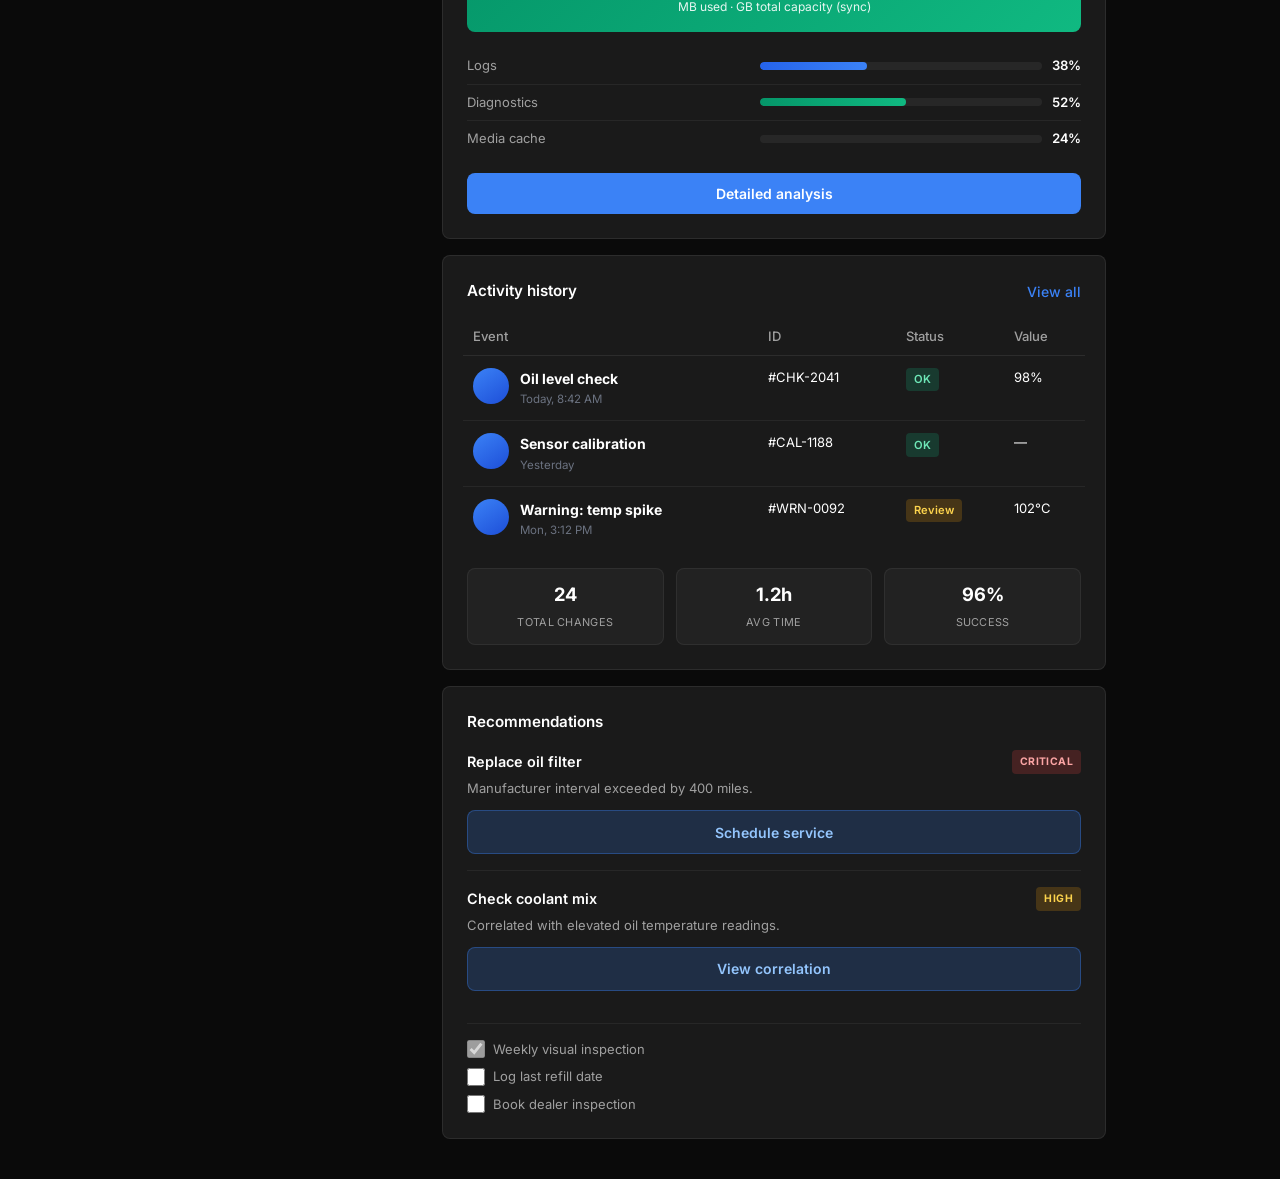
<file: oil-monitor.html>
<!DOCTYPE html>
<html lang="en">
<head>
  <meta charset="UTF-8">
  <meta name="viewport" content="width=device-width, initial-scale=1.0">
  <title>Oil Monitor — CarOS</title>
  <link rel="preconnect" href="https://fonts.googleapis.com">
  <link rel="preconnect" href="https://fonts.gstatic.com" crossorigin>
  <link href="https://fonts.googleapis.com/css2?family=Inter:wght@400;500;600;700&display=swap" rel="stylesheet">
  <link rel="stylesheet" href="style.css">
  <link rel="stylesheet" href="oil-monitor.css">
</head>
<body>
  <div class="app">
    <aside class="sidebar" id="sidebar" aria-label="Main navigation">
      <div class="sidebar__brand">
        <div class="sidebar__logo" aria-hidden="true">
          <svg viewBox="0 0 24 24" fill="none" stroke="currentColor" stroke-width="2" stroke-linecap="round" stroke-linejoin="round">
            <path d="M5 17h14l-1-7H6l-1 7zM6 17v3h4v-3M14 17v3h4v-3"/><path d="M7 10l1-5h8l1 5"/>
          </svg>
        </div>
        <div class="sidebar__titles">
          <span class="sidebar__name">CarOS</span>
          <span class="sidebar__tag">Dashboard</span>
        </div>
        <button type="button" class="sidebar__close" id="sidebarClose" aria-label="Close menu">
          <svg viewBox="0 0 24 24" fill="none" stroke="currentColor" stroke-width="2"><path d="M18 6L6 18M6 6l12 12"/></svg>
        </button>
      </div>

      <nav class="sidebar__nav">
        <a class="nav-link" href="index.html"><svg viewBox="0 0 24 24" fill="none" stroke="currentColor" stroke-width="2"><rect x="3" y="3" width="7" height="7" rx="1"/><rect x="14" y="3" width="7" height="7" rx="1"/><rect x="14" y="14" width="7" height="7" rx="1"/><rect x="3" y="14" width="7" height="7" rx="1"/></svg><span>Dashboard</span></a>
        <a class="nav-link" href="audience-analytics.html"><svg viewBox="0 0 24 24" fill="none" stroke="currentColor" stroke-width="2"><path d="M4 19h16M6 17V9l6-4 6 4v8"/><circle cx="8" cy="13" r="1.5"/><circle cx="16" cy="13" r="1.5"/></svg><span>Application</span></a>
        <a class="nav-link" href="content-management.html" aria-current="page"><svg viewBox="0 0 24 24" fill="none" stroke="currentColor" stroke-width="2"><path d="M12 21s8-4.5 8-11a8 8 0 10-16 0c0 6.5 8 11 8 11z"/><circle cx="12" cy="10" r="3"/></svg><span>Edit</span></a>
        <a class="nav-link nav-link--active" href="#" aria-current="page"><svg viewBox="0 0 24 24" fill="none" stroke="currentColor" stroke-width="2"><path d="M12 2v4M12 18v4M4.93 4.93l2.83 2.83M16.24 16.24l2.83 2.83M2 12h4M18 12h4M4.93 19.07l2.83-2.83M16.24 7.76l2.83-2.83"/></svg><span>Oil Monitor</span></a>
        <a class="nav-link" href="performance-insights.html"><svg viewBox="0 0 24 24" fill="none" stroke="currentColor" stroke-width="2"><path d="M4 19V5"/><path d="M4 19h16"/><path d="M8 17V9"/><path d="M12 17V5"/><path d="M16 17v-5"/></svg><span>Insights</span></a>
        <a class="nav-link" href="driver-profile.html"><svg viewBox="0 0 24 24" fill="none" stroke="currentColor" stroke-width="2"><path d="M20 21v-2a4 4 0 00-4-4H8a4 4 0 00-4 4v2"/><circle cx="12" cy="7" r="4"/></svg><span>Profile</span></a>
        <a class="nav-link" href="#"><svg viewBox="0 0 24 24" fill="none" stroke="currentColor" stroke-width="2"><circle cx="12" cy="12" r="3"/><path d="M12 1v2M12 21v2M4.22 4.22l1.42 1.42M18.36 18.36l1.42 1.42M1 12h2M21 12h2M4.22 19.78l1.42-1.42M18.36 5.64l1.42-1.42"/></svg><span>Settings</span></a>
      </nav>

      <div class="sidebar__footer">
        <div class="premium-card">
          <p class="premium-card__title">Premium Member</p>
          <p class="premium-card__desc">All features unlocked</p>
        </div>
      </div>
    </aside>

    <div class="overlay" id="overlay" aria-hidden="true"></div>

    <div class="main-wrap">
      <button type="button" class="menu-btn" id="menuBtn" aria-label="Open menu" aria-expanded="false" aria-controls="sidebar">
        <svg viewBox="0 0 24 24" fill="none" stroke="currentColor" stroke-width="2"><path d="M3 12h18M3 6h18M3 18h18"/></svg>
      </button>

      <header class="topbar">
        <div class="topbar__inner">
          <div class="topbar__welcome">
            <h1>Oil Monitor</h1>
            <p>Engine health, consumption, and system status</p>
          </div>
          <div class="search" role="search">
            <svg viewBox="0 0 24 24" fill="none" stroke="currentColor" stroke-width="2"><circle cx="11" cy="11" r="8"/><path d="M21 21l-4.35-4.35"/></svg>
            <input type="search" placeholder="Search metrics..." aria-label="Search metrics">
          </div>
          <div class="topbar__tools">
            <button type="button" class="icon-btn" aria-label="Notifications">
              <svg viewBox="0 0 24 24" fill="none" stroke="currentColor" stroke-width="2"><path d="M18 8A6 6 0 006 8c0 7-3 9-3 9h18s-3-2-3-9"/><path d="M13.73 21a2 2 0 01-3.46 0"/></svg>
              <span class="badge-count">3</span>
            </button>
            <button type="button" class="icon-btn" aria-label="Quick settings">
              <svg viewBox="0 0 24 24" fill="none" stroke="currentColor" stroke-width="2"><circle cx="12" cy="12" r="3"/><path d="M12 1v2M12 21v2M4.22 4.22l1.42 1.42M18.36 18.36l1.42 1.42M1 12h2M21 12h2M4.22 19.78l1.42-1.42M18.36 5.64l1.42-1.42"/></svg>
            </button>
            <div class="user-pill">
              <div class="user-pill__avatar" aria-hidden="true"></div>
              <div class="user-pill__text">
                <span class="user-pill__name">John Driver</span>
                <span class="user-pill__tier">Premium</span>
              </div>
            </div>
          </div>
        </div>
      </header>

      <main class="page om-page">
        <!-- Health score -->
        <section class="om-card om-card--score" aria-labelledby="om-score-title">
          <h2 id="om-score-title" class="om-sr-only">Health score</h2>
          <div class="om-donut-wrap">
            <svg class="om-donut" viewBox="0 0 120 120" aria-hidden="true">
              <circle class="om-donut__track" cx="60" cy="60" r="52" fill="none" stroke-width="10"/>
              <circle class="om-donut__fill" cx="60" cy="60" r="52" fill="none" stroke-width="10" stroke-linecap="round" transform="rotate(-90 60 60)"/>
            </svg>
            <div class="om-donut__label"><span class="om-donut__pct" data-target="85">0</span><span class="om-donut__pct-suffix">%</span></div>
          </div>
          <dl class="om-score-rows">
            <div class="om-score-row"><dt>Total score</dt><dd>850 / 1000</dd></div>
            <div class="om-score-row"><dt>Critical issues</dt><dd class="om-text-warn">2</dd></div>
            <div class="om-score-row"><dt>Warnings</dt><dd class="om-text-orange">5</dd></div>
            <div class="om-score-row"><dt>Last check</dt><dd class="om-text-muted">Today, 8:42 AM</dd></div>
          </dl>
          <div class="om-legend" role="list">
            <span class="om-legend__item" role="listitem"><span class="om-dot om-dot--ok"></span> Good</span>
            <span class="om-legend__item" role="listitem"><span class="om-dot om-dot--mid"></span> Fair</span>
            <span class="om-legend__item" role="listitem"><span class="om-dot om-dot--bad"></span> Poor</span>
          </div>
        </section>

        <!-- Reliability -->
        <section class="om-card" aria-labelledby="om-rel-title">
          <h2 id="om-rel-title" class="om-card__title">Reliability index</h2>
          <p class="om-rel-big"><span class="om-rel-num" data-target="78">0</span></p>
          <div class="om-bar om-bar--hero" role="img" aria-label="Primary reliability 82 percent">
            <span class="om-bar__fill om-bar__fill--orange" style="--w: 82%"></span>
          </div>
          <div class="om-bar-group">
            <div class="om-bar om-bar--thin" role="img" aria-label="Sub metric 64 percent"><span class="om-bar__fill om-bar__fill--green" style="--w: 64%"></span></div>
            <div class="om-bar om-bar--thin" role="img" aria-label="Sub metric 71 percent"><span class="om-bar__fill om-bar__fill--orange" style="--w: 71%"></span></div>
          </div>
          <div class="om-alert">
            <svg viewBox="0 0 24 24" fill="none" stroke="currentColor" stroke-width="2" aria-hidden="true"><path d="M10.29 3.86L1.82 18a2 2 0 001.71 3h16.94a2 2 0 001.71-3L13.71 3.86a2 2 0 00-3.42 0z"/><path d="M12 9v4M12 17h.01"/></svg>
            <p>Oil change recommended within <strong>500 mi</strong> based on driving pattern.</p>
          </div>
        </section>

        <!-- Gauges -->
        <section class="om-card" aria-labelledby="om-gauge-title">
          <h2 id="om-gauge-title" class="om-card__title">Live gauges</h2>
          <div class="om-gauge">
            <div class="om-gauge__head"><span>Viscosity index</span><span class="om-gauge__val">45</span></div>
            <div class="om-scale">
              <span class="om-scale__fill" style="--p: 45%"></span>
            </div>
          </div>
          <div class="om-gauge">
            <div class="om-gauge__head"><span>Oil temperature</span><span class="om-gauge__val">210°</span></div>
            <div class="om-scale om-scale--heat" role="img" aria-label="Temperature gauge at 210 degrees">
              <span class="om-scale__marker" style="--p: 65%"></span>
            </div>
          </div>
        </section>

        <!-- Consumption trend -->
        <section class="om-card" aria-labelledby="om-trend-title">
          <div class="om-card__head">
            <h2 id="om-trend-title" class="om-card__title">Consumption trend</h2>
          </div>
          <div class="om-chart" role="img" aria-label="Oil consumption trend over last 7 days">
            <svg class="om-chart__svg" viewBox="0 0 400 120" preserveAspectRatio="none">
              <defs>
                <linearGradient id="omChartGrad" x1="0" y1="0" x2="0" y2="1">
                  <stop offset="0%" stop-color="rgba(59,130,246,0.35)"/>
                  <stop offset="100%" stop-color="rgba(59,130,246,0)"/>
                </linearGradient>
              </defs>
              <path class="om-chart__area" d=""/>
              <path class="om-chart__line" fill="none" stroke-width="2.5" d=""/>
            </svg>
          </div>
          <div class="om-stat-row">
            <div class="om-stat"><span class="om-stat__val">1.2</span><span class="om-stat__lbl">Avg L/100km</span></div>
            <div class="om-stat"><span class="om-stat__val">−3%</span><span class="om-stat__lbl">vs last week</span></div>
            <div class="om-stat"><span class="om-stat__val">Peak Tue</span><span class="om-stat__lbl">Highest use</span></div>
          </div>
          <div class="om-banner om-banner--info">
            <svg viewBox="0 0 24 24" fill="none" stroke="currentColor" stroke-width="2" aria-hidden="true"><circle cx="12" cy="12" r="10"/><path d="M12 16v-4M12 8h.01"/></svg>
            <p>Trend is stable. No abnormal burn detected in the selected window.</p>
          </div>
        </section>

        <!-- Storage -->
        <section class="om-card" aria-labelledby="om-storage-title">
          <div class="om-card__head">
            <h2 id="om-storage-title" class="om-card__title">Main storage</h2>
            <button type="button" class="link-quiet om-link-btn">View details</button>
          </div>
          <div class="om-storage-banner">
            <span class="om-storage-banner__nums"><strong>3500</strong> / <span>45</span></span>
            <span class="om-storage-banner__sub">MB used · GB total capacity (sync)</span>
          </div>
          <ul class="om-storage-list">
            <li>
              <span class="om-storage-list__name">Logs</span>
              <div class="om-bar om-bar--thin"><span class="om-bar__fill om-bar__fill--blue" style="--w: 38%"></span></div>
              <span class="om-storage-list__pct">38%</span>
            </li>
            <li>
              <span class="om-storage-list__name">Diagnostics</span>
              <div class="om-bar om-bar--thin"><span class="om-bar__fill om-bar__fill--green" style="--w: 52%"></span></div>
              <span class="om-storage-list__pct">52%</span>
            </li>
            <li>
              <span class="om-storage-list__name">Media cache</span>
              <div class="om-bar om-bar--thin"><span class="om-bar__fill om-bar__fill--orange" style="--w: 24%"></span></div>
              <span class="om-storage-list__pct">24%</span>
            </li>
          </ul>
          <button type="button" class="om-btn om-btn--block">Detailed analysis</button>
        </section>

        <!-- Activity -->
        <section class="om-card" aria-labelledby="om-act-title">
          <div class="om-card__head">
            <h2 id="om-act-title" class="om-card__title">Activity history</h2>
            <a class="link-quiet" href="#">View all</a>
          </div>
          <div class="om-table-wrap">
            <table class="om-table">
              <thead>
                <tr>
                  <th scope="col">Event</th>
                  <th scope="col">ID</th>
                  <th scope="col">Status</th>
                  <th scope="col">Value</th>
                </tr>
              </thead>
              <tbody>
                <tr>
                  <td>
                    <div class="om-act-cell">
                      <span class="om-act-icon" aria-hidden="true"></span>
                      <div><strong>Oil level check</strong><span class="om-act-time">Today, 8:42 AM</span></div>
                    </div>
                  </td>
                  <td data-label="ID">#CHK-2041</td>
                  <td data-label="Status"><span class="om-tag om-tag--ok">OK</span></td>
                  <td data-label="Value">98%</td>
                </tr>
                <tr>
                  <td>
                    <div class="om-act-cell">
                      <span class="om-act-icon" aria-hidden="true"></span>
                      <div><strong>Sensor calibration</strong><span class="om-act-time">Yesterday</span></div>
                    </div>
                  </td>
                  <td data-label="ID">#CAL-1188</td>
                  <td data-label="Status"><span class="om-tag om-tag--ok">OK</span></td>
                  <td data-label="Value">—</td>
                </tr>
                <tr>
                  <td>
                    <div class="om-act-cell">
                      <span class="om-act-icon" aria-hidden="true"></span>
                      <div><strong>Warning: temp spike</strong><span class="om-act-time">Mon, 3:12 PM</span></div>
                    </div>
                  </td>
                  <td data-label="ID">#WRN-0092</td>
                  <td data-label="Status"><span class="om-tag om-tag--warn">Review</span></td>
                  <td data-label="Value">102°C</td>
                </tr>
              </tbody>
            </table>
          </div>
          <div class="om-footer-stats">
            <div class="om-mini-stat"><span class="om-mini-stat__val">24</span><span class="om-mini-stat__lbl">Total changes</span></div>
            <div class="om-mini-stat"><span class="om-mini-stat__val">1.2h</span><span class="om-mini-stat__lbl">Avg time</span></div>
            <div class="om-mini-stat"><span class="om-mini-stat__val">96%</span><span class="om-mini-stat__lbl">Success</span></div>
          </div>
        </section>

        <!-- Recommendations -->
        <section class="om-card om-card--last" aria-labelledby="om-rec-title">
          <h2 id="om-rec-title" class="om-card__title">Recommendations</h2>
          <ul class="om-rec-list">
            <li class="om-rec-item">
              <div class="om-rec-item__top">
                <h3>Replace oil filter</h3>
                <span class="om-pill om-pill--crit">Critical</span>
              </div>
              <p class="om-rec-item__desc">Manufacturer interval exceeded by 400 miles.</p>
              <button type="button" class="om-btn om-btn--block om-btn--soft">Schedule service</button>
            </li>
            <li class="om-rec-item">
              <div class="om-rec-item__top">
                <h3>Check coolant mix</h3>
                <span class="om-pill om-pill--high">High</span>
              </div>
              <p class="om-rec-item__desc">Correlated with elevated oil temperature readings.</p>
              <button type="button" class="om-btn om-btn--block om-btn--soft">View correlation</button>
            </li>
          </ul>
          <div class="om-checklist" role="group" aria-label="Quick checklist">
            <label class="om-check"><input type="checkbox" checked disabled> <span>Weekly visual inspection</span></label>
            <label class="om-check"><input type="checkbox"> <span>Log last refill date</span></label>
            <label class="om-check"><input type="checkbox"> <span>Book dealer inspection</span></label>
          </div>
        </section>
      </main>
    </div>
  </div>

  <script src="oil-monitor.js"></script>
</body>
</html>
</file>
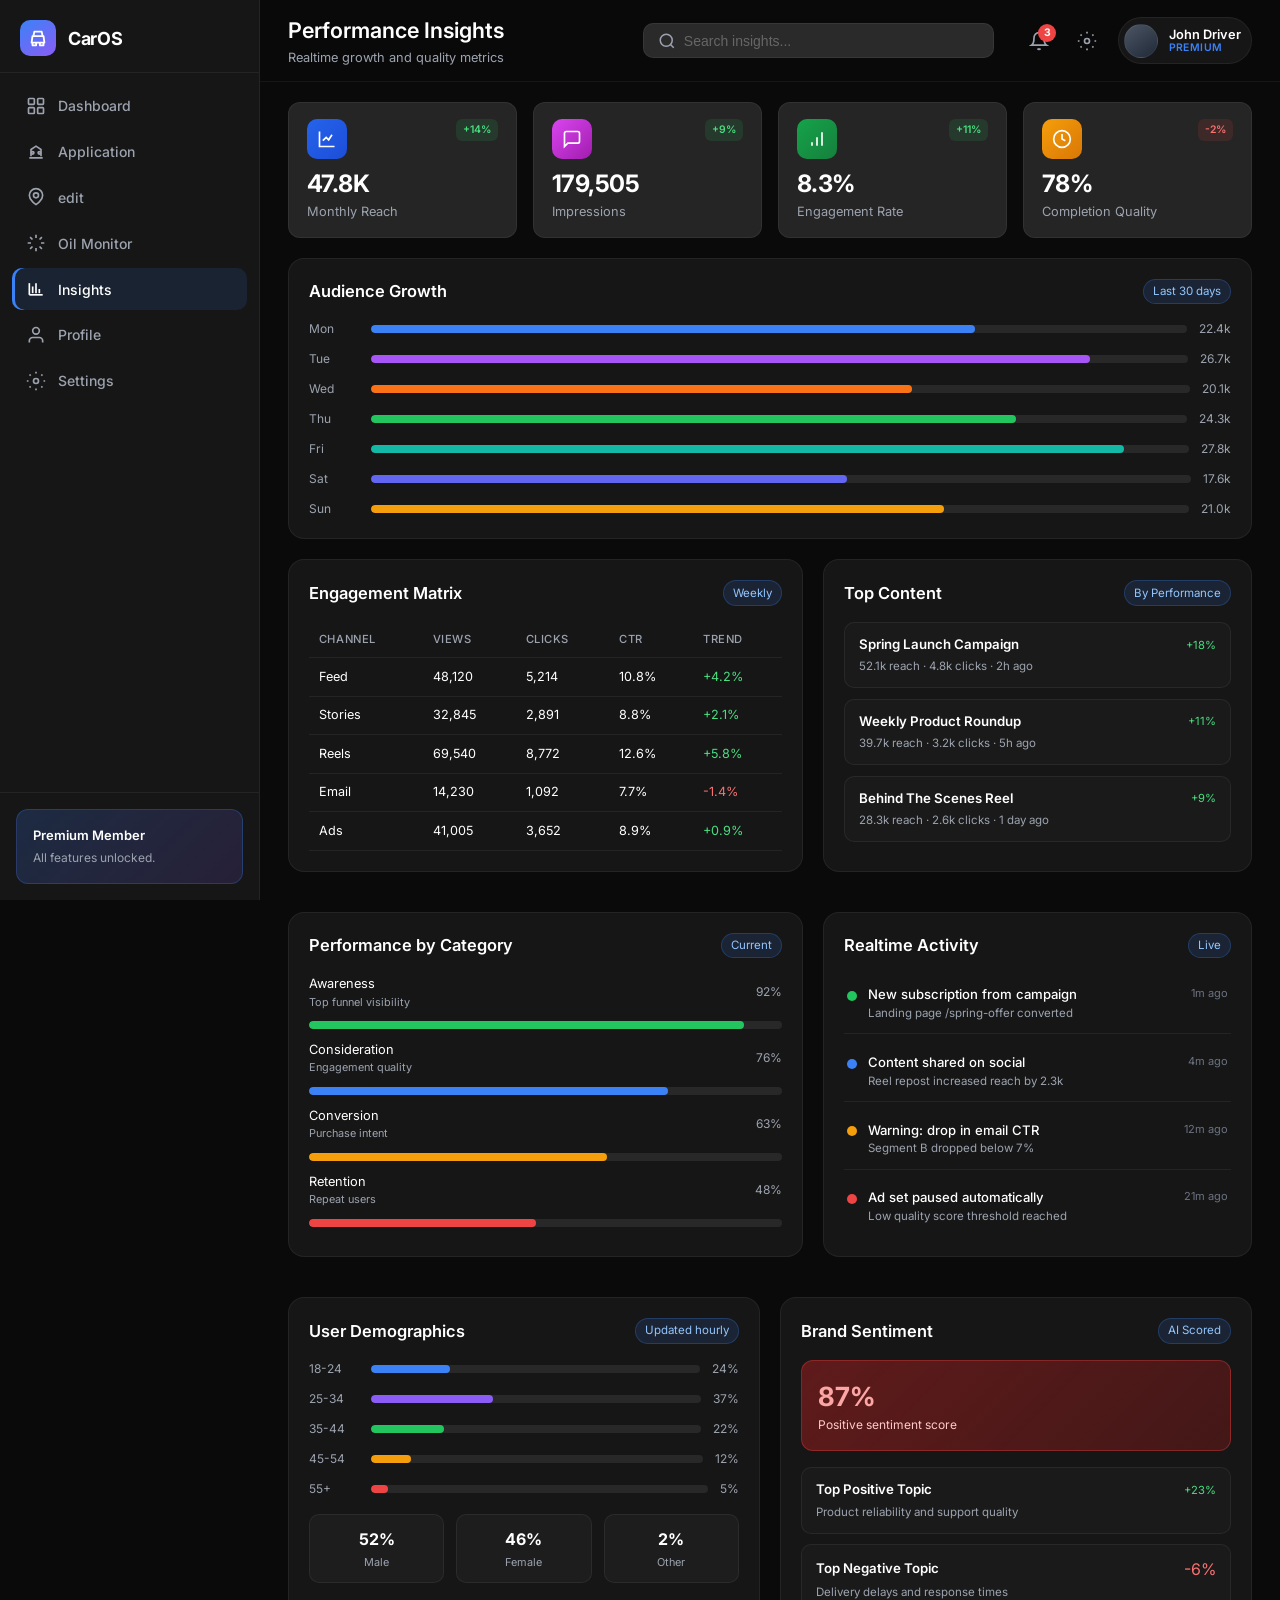
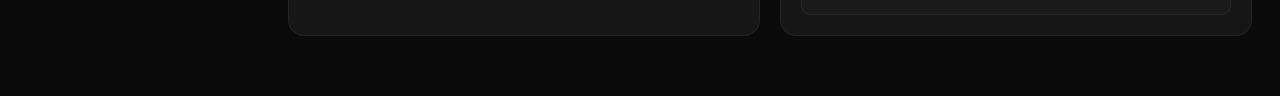
<file: performance-insights.html>
<!DOCTYPE html>
<html lang="en">
<head>
  <meta charset="UTF-8">
  <meta name="viewport" content="width=device-width, initial-scale=1.0">
  <title>Performance Insights — CarOS</title>
  <link rel="preconnect" href="https://fonts.googleapis.com">
  <link rel="preconnect" href="https://fonts.gstatic.com" crossorigin>
  <link href="https://fonts.googleapis.com/css2?family=Inter:wght@400;500;600;700&display=swap" rel="stylesheet">
  <link rel="stylesheet" href="style.css">
  <link rel="stylesheet" href="performance-insights.css">
</head>
<body>
  <div class="app">
    <aside class="sidebar" id="sidebar" aria-label="Main navigation">
      <div class="sidebar__brand">
        <div class="sidebar__logo" aria-hidden="true">
          <svg viewBox="0 0 24 24" fill="none" stroke="currentColor" stroke-width="2" stroke-linecap="round" stroke-linejoin="round">
            <path d="M5 17h14l-1-7H6l-1 7zM6 17v3h4v-3M14 17v3h4v-3"/>
            <path d="M7 10l1-5h8l1 5"/>
          </svg>
        </div>
        <span class="sidebar__title">CarOS</span>
        <button type="button" class="sidebar__close" id="sidebarClose" aria-label="Close menu">
          <svg viewBox="0 0 24 24" fill="none" stroke="currentColor" stroke-width="2"><path d="M18 6L6 18M6 6l12 12"/></svg>
        </button>
      </div>
      <nav class="sidebar__nav">
        <a class="nav-link" href="index.html"><svg viewBox="0 0 24 24" fill="none" stroke="currentColor" stroke-width="2"><rect x="3" y="3" width="7" height="7" rx="1"/><rect x="14" y="3" width="7" height="7" rx="1"/><rect x="14" y="14" width="7" height="7" rx="1"/><rect x="3" y="14" width="7" height="7" rx="1"/></svg><span>Dashboard</span></a>
        <a class="nav-link" href="audience-analytics.html"><svg viewBox="0 0 24 24" fill="none" stroke="currentColor" stroke-width="2"><path d="M4 19h16M6 17V9l6-4 6 4v8"/><circle cx="8" cy="13" r="1.5"/><circle cx="16" cy="13" r="1.5"/></svg><span>Application</span></a>
        <a class="nav-link" href="content-management.html"><svg viewBox="0 0 24 24" fill="none" stroke="currentColor" stroke-width="2"><path d="M12 21s8-4.5 8-11a8 8 0 10-16 0c0 6.5 8 11 8 11z"/><circle cx="12" cy="10" r="3"/></svg><span>edit</span></a>
        <a class="nav-link" href="oil-monitor.html"><svg viewBox="0 0 24 24" fill="none" stroke="currentColor" stroke-width="2"><path d="M12 2v4M12 18v4M4.93 4.93l2.83 2.83M16.24 16.24l2.83 2.83M2 12h4M18 12h4M4.93 19.07l2.83-2.83M16.24 7.76l2.83-2.83"/></svg><span>Oil Monitor</span></a>
        <a class="nav-link nav-link--active" href="performance-insights.html" aria-current="page"><svg viewBox="0 0 24 24" fill="none" stroke="currentColor" stroke-width="2"><path d="M4 19V5"/><path d="M4 19h16"/><path d="M8 17V9"/><path d="M12 17V5"/><path d="M16 17v-5"/></svg><span>Insights</span></a>
        <a class="nav-link" href="driver-profile.html"><svg viewBox="0 0 24 24" fill="none" stroke="currentColor" stroke-width="2"><path d="M20 21v-2a4 4 0 00-4-4H8a4 4 0 00-4 4v2"/><circle cx="12" cy="7" r="4"/></svg><span>Profile</a>
        <a class="nav-link" href="settings.html"><svg viewBox="0 0 24 24" fill="none" stroke="currentColor" stroke-width="2"><circle cx="12" cy="12" r="3"/><path d="M12 1v2M12 21v2M4.22 4.22l1.42 1.42M18.36 18.36l1.42 1.42M1 12h2M21 12h2M4.22 19.78l1.42-1.42M18.36 5.64l1.42-1.42"/></svg><span>Settings</span></a>
      </nav>
      <div class="sidebar__footer">
        <div class="premium-card">
          <p class="premium-card__label">Premium Member</p>
          <p class="premium-card__sub">All features unlocked.</p>
        </div>
      </div>
    </aside>

    <div class="overlay" id="overlay" aria-hidden="true"></div>

    <div class="main-wrap">
      <button type="button" class="menu-btn" id="menuBtn" aria-label="Open menu" aria-expanded="false" aria-controls="sidebar">
        <svg viewBox="0 0 24 24" fill="none" stroke="currentColor" stroke-width="2"><path d="M3 12h18M3 6h18M3 18h18"/></svg>
      </button>

      <header class="topbar pi-topbar">
        <div class="topbar__inner">
          <div class="topbar__welcome">
            <h1>Performance Insights</h1>
            <p>Realtime growth and quality metrics</p>
          </div>
          <div class="search" role="search">
            <svg viewBox="0 0 24 24" fill="none" stroke="currentColor" stroke-width="2"><circle cx="11" cy="11" r="8"/><path d="M21 21l-4.35-4.35"/></svg>
            <input type="search" placeholder="Search insights..." aria-label="Search insights">
          </div>
          <div class="topbar__tools">
            <button type="button" class="icon-btn" aria-label="Notifications">
              <svg viewBox="0 0 24 24" fill="none" stroke="currentColor" stroke-width="2"><path d="M18 8A6 6 0 006 8c0 7-3 9-3 9h18s-3-2-3-9"/><path d="M13.73 21a2 2 0 01-3.46 0"/></svg>
              <span class="badge-count">3</span>
            </button>
            <button type="button" class="icon-btn" aria-label="Settings">
              <svg viewBox="0 0 24 24" fill="none" stroke="currentColor" stroke-width="2"><circle cx="12" cy="12" r="3"/><path d="M12 1v2M12 21v2M4.22 4.22l1.42 1.42M18.36 18.36l1.42 1.42M1 12h2M21 12h2M4.22 19.78l1.42-1.42M18.36 5.64l1.42-1.42"/></svg>
            </button>
            <div class="user-pill">
              <div class="user-pill__avatar" aria-hidden="true"></div>
              <div class="user-pill__text">
                <span class="user-pill__name">John Driver</span>
                <span class="user-pill__tier">Premium</span>
              </div>
            </div>
          </div>
        </div>
      </header>

      <main class="page">
        <section class="pi-grid-4" aria-label="Top metrics">
          <article class="pi-kpi">
            <div class="pi-kpi__head">
              <div class="pi-kpi__icon g-blue"><svg viewBox="0 0 24 24" fill="none" stroke="currentColor" stroke-width="2"><path d="M3 3v18h18"/><path d="M7 14l4-4 3 3 4-6"/></svg></div>
              <span class="pi-kpi__chip chip-up">+14%</span>
            </div>
            <div class="pi-kpi__value">47.8K</div>
            <div class="pi-kpi__label">Monthly Reach</div>
          </article>
          <article class="pi-kpi">
            <div class="pi-kpi__head">
              <div class="pi-kpi__icon g-magenta"><svg viewBox="0 0 24 24" fill="none" stroke="currentColor" stroke-width="2"><path d="M21 15a2 2 0 01-2 2H7l-4 4V5a2 2 0 012-2h14a2 2 0 012 2z"/></svg></div>
              <span class="pi-kpi__chip chip-up">+9%</span>
            </div>
            <div class="pi-kpi__value">179,505</div>
            <div class="pi-kpi__label">Impressions</div>
          </article>
          <article class="pi-kpi">
            <div class="pi-kpi__head">
              <div class="pi-kpi__icon g-green"><svg viewBox="0 0 24 24" fill="none" stroke="currentColor" stroke-width="2"><path d="M12 20V10M18 20V4M6 20v-4"/></svg></div>
              <span class="pi-kpi__chip chip-up">+11%</span>
            </div>
            <div class="pi-kpi__value">8.3%</div>
            <div class="pi-kpi__label">Engagement Rate</div>
          </article>
          <article class="pi-kpi">
            <div class="pi-kpi__head">
              <div class="pi-kpi__icon g-amber"><svg viewBox="0 0 24 24" fill="none" stroke="currentColor" stroke-width="2"><circle cx="12" cy="12" r="10"/><path d="M12 6v6l4 2"/></svg></div>
              <span class="pi-kpi__chip chip-down">-2%</span>
            </div>
            <div class="pi-kpi__value">78%</div>
            <div class="pi-kpi__label">Completion Quality</div>
          </article>
        </section>

        <section class="pi-panel">
          <div class="pi-panel__head">
            <h2>Audience Growth</h2>
            <span class="pi-pill">Last 30 days</span>
          </div>
          <div class="pi-bars">
            <div class="pi-bars__row"><span class="pi-bars__label">Mon</span><div class="pi-track"><div class="pi-fill" style="width:74%;background:#3b82f6"></div></div><span class="pi-bars__value">22.4k</span></div>
            <div class="pi-bars__row"><span class="pi-bars__label">Tue</span><div class="pi-track"><div class="pi-fill" style="width:88%;background:#a855f7"></div></div><span class="pi-bars__value">26.7k</span></div>
            <div class="pi-bars__row"><span class="pi-bars__label">Wed</span><div class="pi-track"><div class="pi-fill" style="width:66%;background:#f97316"></div></div><span class="pi-bars__value">20.1k</span></div>
            <div class="pi-bars__row"><span class="pi-bars__label">Thu</span><div class="pi-track"><div class="pi-fill" style="width:79%;background:#22c55e"></div></div><span class="pi-bars__value">24.3k</span></div>
            <div class="pi-bars__row"><span class="pi-bars__label">Fri</span><div class="pi-track"><div class="pi-fill" style="width:92%;background:#14b8a6"></div></div><span class="pi-bars__value">27.8k</span></div>
            <div class="pi-bars__row"><span class="pi-bars__label">Sat</span><div class="pi-track"><div class="pi-fill" style="width:58%;background:#6366f1"></div></div><span class="pi-bars__value">17.6k</span></div>
            <div class="pi-bars__row"><span class="pi-bars__label">Sun</span><div class="pi-track"><div class="pi-fill" style="width:70%;background:#f59e0b"></div></div><span class="pi-bars__value">21.0k</span></div>
          </div>
        </section>

        <div class="pi-split">
          <section class="pi-panel">
            <div class="pi-panel__head">
              <h2>Engagement Matrix</h2>
              <span class="pi-pill">Weekly</span>
            </div>
            <div class="pi-table-wrap">
              <table class="pi-table">
                <thead>
                  <tr>
                    <th>Channel</th>
                    <th>Views</th>
                    <th>Clicks</th>
                    <th>CTR</th>
                    <th>Trend</th>
                  </tr>
                </thead>
                <tbody>
                  <tr><td>Feed</td><td>48,120</td><td>5,214</td><td>10.8%</td><td class="pos">+4.2%</td></tr>
                  <tr><td>Stories</td><td>32,845</td><td>2,891</td><td>8.8%</td><td class="pos">+2.1%</td></tr>
                  <tr><td>Reels</td><td>69,540</td><td>8,772</td><td>12.6%</td><td class="pos">+5.8%</td></tr>
                  <tr><td>Email</td><td>14,230</td><td>1,092</td><td>7.7%</td><td class="neg">-1.4%</td></tr>
                  <tr><td>Ads</td><td>41,005</td><td>3,652</td><td>8.9%</td><td class="pos">+0.9%</td></tr>
                </tbody>
              </table>
            </div>
          </section>

          <section class="pi-panel">
            <div class="pi-panel__head">
              <h2>Top Content</h2>
              <span class="pi-pill">By Performance</span>
            </div>
            <div class="pi-list">
              <article class="pi-item">
                <div class="pi-item__head"><p class="pi-item__title">Spring Launch Campaign</p><span class="pi-item__chip">+18%</span></div>
                <p class="pi-item__meta">52.1k reach · 4.8k clicks · 2h ago</p>
              </article>
              <article class="pi-item">
                <div class="pi-item__head"><p class="pi-item__title">Weekly Product Roundup</p><span class="pi-item__chip">+11%</span></div>
                <p class="pi-item__meta">39.7k reach · 3.2k clicks · 5h ago</p>
              </article>
              <article class="pi-item">
                <div class="pi-item__head"><p class="pi-item__title">Behind The Scenes Reel</p><span class="pi-item__chip">+9%</span></div>
                <p class="pi-item__meta">28.3k reach · 2.6k clicks · 1 day ago</p>
              </article>
            </div>
          </section>
        </div>

        <div class="pi-split">
          <section class="pi-panel">
            <div class="pi-panel__head">
              <h2>Performance by Category</h2>
              <span class="pi-pill">Current</span>
            </div>
            <div class="pi-category">
              <div class="pi-category__row">
                <div>
                  <p class="pi-category__name">Awareness</p>
                  <p class="pi-category__sub">Top funnel visibility</p>
                </div>
                <p class="pi-category__val">92%</p>
              </div>
              <div class="pi-track"><div class="pi-fill" style="width:92%;background:#22c55e"></div></div>
              <div class="pi-category__row">
                <div>
                  <p class="pi-category__name">Consideration</p>
                  <p class="pi-category__sub">Engagement quality</p>
                </div>
                <p class="pi-category__val">76%</p>
              </div>
              <div class="pi-track"><div class="pi-fill" style="width:76%;background:#3b82f6"></div></div>
              <div class="pi-category__row">
                <div>
                  <p class="pi-category__name">Conversion</p>
                  <p class="pi-category__sub">Purchase intent</p>
                </div>
                <p class="pi-category__val">63%</p>
              </div>
              <div class="pi-track"><div class="pi-fill" style="width:63%;background:#f59e0b"></div></div>
              <div class="pi-category__row">
                <div>
                  <p class="pi-category__name">Retention</p>
                  <p class="pi-category__sub">Repeat users</p>
                </div>
                <p class="pi-category__val">48%</p>
              </div>
              <div class="pi-track"><div class="pi-fill" style="width:48%;background:#ef4444"></div></div>
            </div>
          </section>

          <section class="pi-panel">
            <div class="pi-panel__head">
              <h2>Realtime Activity</h2>
              <span class="pi-pill">Live</span>
            </div>
            <div class="pi-activity">
              <div class="pi-activity__row">
                <span class="pi-dot" style="background:#22c55e"></span>
                <div>
                  <p class="pi-activity__name">New subscription from campaign</p>
                  <p class="pi-activity__desc">Landing page /spring-offer converted</p>
                </div>
                <span class="pi-activity__time">1m ago</span>
              </div>
              <div class="pi-activity__row">
                <span class="pi-dot" style="background:#3b82f6"></span>
                <div>
                  <p class="pi-activity__name">Content shared on social</p>
                  <p class="pi-activity__desc">Reel repost increased reach by 2.3k</p>
                </div>
                <span class="pi-activity__time">4m ago</span>
              </div>
              <div class="pi-activity__row">
                <span class="pi-dot" style="background:#f59e0b"></span>
                <div>
                  <p class="pi-activity__name">Warning: drop in email CTR</p>
                  <p class="pi-activity__desc">Segment B dropped below 7%</p>
                </div>
                <span class="pi-activity__time">12m ago</span>
              </div>
              <div class="pi-activity__row">
                <span class="pi-dot" style="background:#ef4444"></span>
                <div>
                  <p class="pi-activity__name">Ad set paused automatically</p>
                  <p class="pi-activity__desc">Low quality score threshold reached</p>
                </div>
                <span class="pi-activity__time">21m ago</span>
              </div>
            </div>
          </section>
        </div>

        <div class="pi-bottom">
          <section class="pi-panel">
            <div class="pi-panel__head">
              <h2>User Demographics</h2>
              <span class="pi-pill">Updated hourly</span>
            </div>
            <div class="pi-bars">
              <div class="pi-bars__row"><span class="pi-bars__label">18-24</span><div class="pi-track"><div class="pi-fill" style="width:24%;background:#3b82f6"></div></div><span class="pi-bars__value">24%</span></div>
              <div class="pi-bars__row"><span class="pi-bars__label">25-34</span><div class="pi-track"><div class="pi-fill" style="width:37%;background:#8b5cf6"></div></div><span class="pi-bars__value">37%</span></div>
              <div class="pi-bars__row"><span class="pi-bars__label">35-44</span><div class="pi-track"><div class="pi-fill" style="width:22%;background:#22c55e"></div></div><span class="pi-bars__value">22%</span></div>
              <div class="pi-bars__row"><span class="pi-bars__label">45-54</span><div class="pi-track"><div class="pi-fill" style="width:12%;background:#f59e0b"></div></div><span class="pi-bars__value">12%</span></div>
              <div class="pi-bars__row"><span class="pi-bars__label">55+</span><div class="pi-track"><div class="pi-fill" style="width:5%;background:#ef4444"></div></div><span class="pi-bars__value">5%</span></div>
            </div>
            <div class="pi-card-kv">
              <div class="pi-card-kv__item"><strong>52%</strong><span>Male</span></div>
              <div class="pi-card-kv__item"><strong>46%</strong><span>Female</span></div>
              <div class="pi-card-kv__item"><strong>2%</strong><span>Other</span></div>
            </div>
          </section>

          <section class="pi-panel">
            <div class="pi-panel__head">
              <h2>Brand Sentiment</h2>
              <span class="pi-pill">AI Scored</span>
            </div>
            <div class="pi-sentiment">
              <p class="pi-sentiment__score">87%</p>
              <p class="pi-sentiment__label">Positive sentiment score</p>
            </div>
            <div class="pi-list" style="margin-top:1rem">
              <article class="pi-item">
                <div class="pi-item__head"><p class="pi-item__title">Top Positive Topic</p><span class="pi-item__chip">+23%</span></div>
                <p class="pi-item__meta">Product reliability and support quality</p>
              </article>
              <article class="pi-item">
                <div class="pi-item__head"><p class="pi-item__title">Top Negative Topic</p><span class="neg">-6%</span></div>
                <p class="pi-item__meta">Delivery delays and response times</p>
              </article>
            </div>
          </section>
        </div>
      </main>
    </div>
  </div>

  <script>
    (function () {
      var sidebar = document.getElementById("sidebar");
      var overlay = document.getElementById("overlay");
      var menuBtn = document.getElementById("menuBtn");
      var closeBtn = document.getElementById("sidebarClose");
      function openNav() {
        sidebar.classList.add("is-open");
        overlay.classList.add("is-open");
        menuBtn.setAttribute("aria-expanded", "true");
        document.body.style.overflow = "hidden";
      }
      function closeNav() {
        sidebar.classList.remove("is-open");
        overlay.classList.remove("is-open");
        menuBtn.setAttribute("aria-expanded", "false");
        document.body.style.overflow = "";
      }
      menuBtn.addEventListener("click", openNav);
      closeBtn.addEventListener("click", closeNav);
      overlay.addEventListener("click", closeNav);
      window.addEventListener("resize", function () {
        if (window.innerWidth > 768) closeNav();
      });
    })();
  </script>
</body>
</html>
</file>
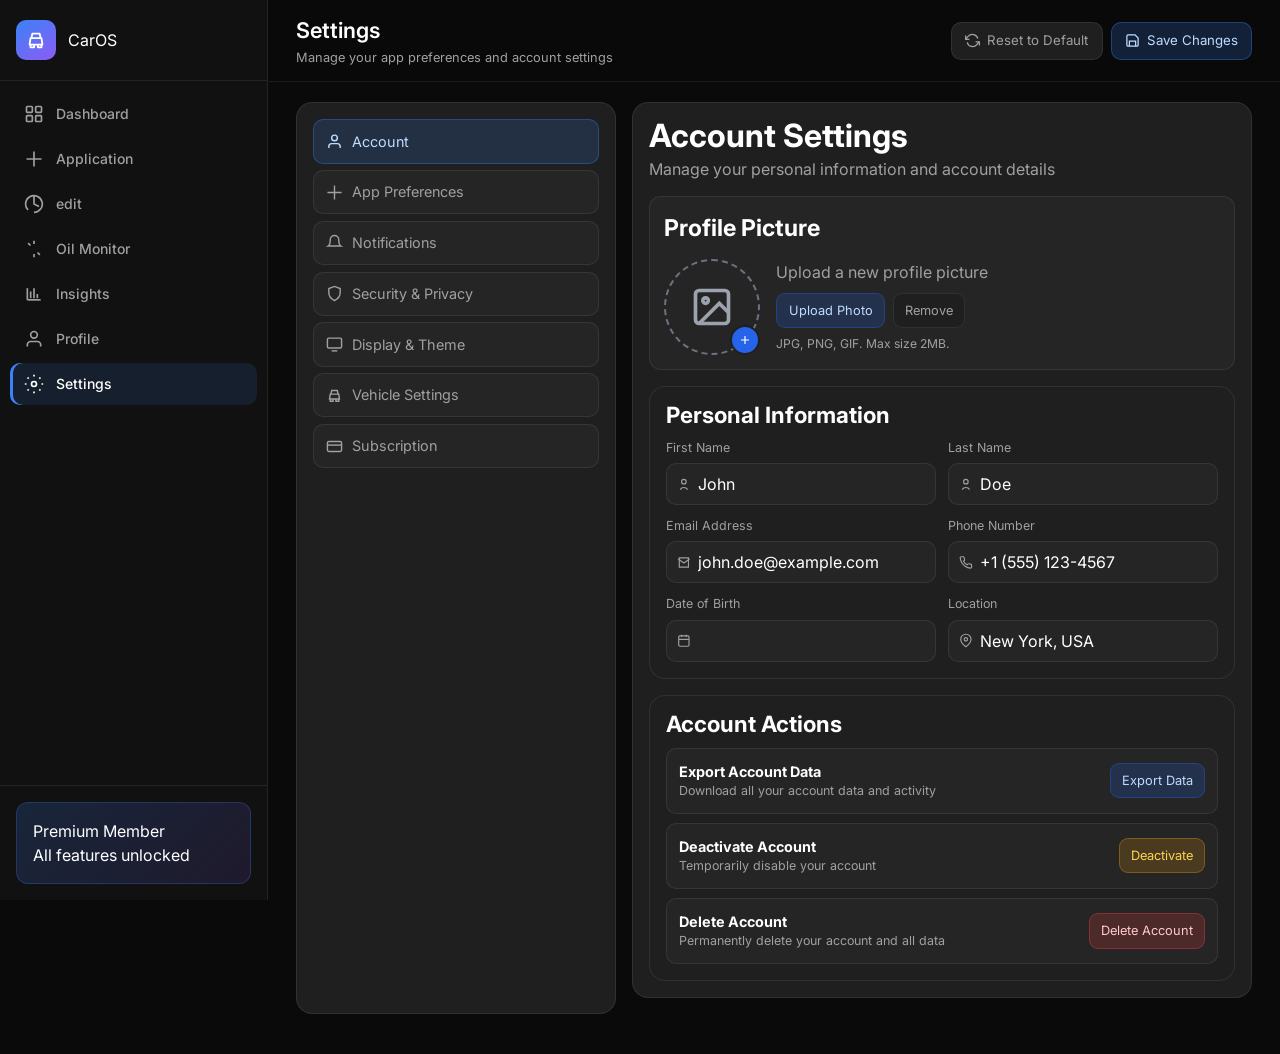
<file: settings.html>
<!DOCTYPE html>
<html lang="en">
<head>
  <meta charset="UTF-8">
  <meta name="viewport" content="width=device-width, initial-scale=1.0">
  <title>Settings — CarOS</title>
  <link rel="preconnect" href="https://fonts.googleapis.com">
  <link rel="preconnect" href="https://fonts.gstatic.com" crossorigin>
  <link href="https://fonts.googleapis.com/css2?family=Inter:wght@400;500;600;700&display=swap" rel="stylesheet">
  <link rel="stylesheet" href="style.css">
  <link rel="stylesheet" href="settings.css">
</head>
<body>
  <div class="app">
    <aside class="sidebar" id="sidebar" aria-label="Main navigation">
      <div class="sidebar__brand">
        <div class="sidebar__logo" aria-hidden="true">
          <svg viewBox="0 0 24 24" fill="none" stroke="currentColor" stroke-width="2" stroke-linecap="round" stroke-linejoin="round">
            <path d="M5 17h14l-1-7H6l-1 7zM6 17v3h4v-3M14 17v3h4v-3"/>
            <path d="M7 10l1-5h8l1 5"/>
          </svg>
        </div>
        <span class="sidebar__title">CarOS</span>
        <button type="button" class="sidebar__close" id="sidebarClose" aria-label="Close menu">
          <svg viewBox="0 0 24 24" fill="none" stroke="currentColor" stroke-width="2"><path d="M18 6L6 18M6 6l12 12"/></svg>
        </button>
      </div>

      <nav class="sidebar__nav">
        <a class="nav-link" href="index.html"><svg viewBox="0 0 24 24" fill="none" stroke="currentColor" stroke-width="2"><rect x="3" y="3" width="7" height="7" rx="1"/><rect x="14" y="3" width="7" height="7" rx="1"/><rect x="14" y="14" width="7" height="7" rx="1"/><rect x="3" y="14" width="7" height="7" rx="1"/></svg><span>Dashboard</span></a>
        <a class="nav-link" href="audience-analytics.html"><svg viewBox="0 0 24 24" fill="none" stroke="currentColor" stroke-width="2"><path d="M12 3v18M3 12h18"/></svg><span>Application</span></a>
        <a class="nav-link" href="content-management.html"><svg viewBox="0 0 24 24" fill="none" stroke="currentColor" stroke-width="2"><path d="M4.9 19.1A10 10 0 1 1 12 22"/><path d="M12 2v10l6 3"/></svg><span>edit</span></a>
        <a class="nav-link" href="oil-monitor.html"><svg viewBox="0 0 24 24" fill="none" stroke="currentColor" stroke-width="2"><path d="M12 2v4M12 18v4M4.93 4.93l2.83 2.83M16.24 16.24l2.83 2.83"/></svg><span>Oil Monitor</span></a>
        <a class="nav-link" href="performance-insights.html"><svg viewBox="0 0 24 24" fill="none" stroke="currentColor" stroke-width="2"><path d="M4 19V5"/><path d="M4 19h16"/><path d="M8 17V9"/><path d="M12 17V5"/><path d="M16 17v-5"/></svg><span>Insights</span></a>
        <a class="nav-link" href="driver-profile.html"><svg viewBox="0 0 24 24" fill="none" stroke="currentColor" stroke-width="2"><path d="M20 21v-2a4 4 0 00-4-4H8a4 4 0 00-4 4v2"/><circle cx="12" cy="7" r="4"/></svg><span>Profile</span></a>
        <a class="nav-link nav-link--active" href="settings.html" aria-current="page"><svg viewBox="0 0 24 24" fill="none" stroke="currentColor" stroke-width="2"><circle cx="12" cy="12" r="3"/><path d="M12 1v2M12 21v2M4.22 4.22l1.42 1.42M18.36 18.36l1.42 1.42M1 12h2M21 12h2M4.22 19.78l1.42-1.42M18.36 5.64l1.42-1.42"/></svg><span>Settings</span></a>
      </nav>

      <div class="sidebar__footer">
        <div class="premium-card">
          <p class="premium-card__label">Premium Member</p>
          <p class="premium-card__sub">All features unlocked</p>
        </div>
      </div>
    </aside>

    <div class="overlay" id="overlay" aria-hidden="true"></div>

    <div class="main-wrap">
      <button type="button" class="menu-btn" id="menuBtn" aria-label="Open menu" aria-expanded="false" aria-controls="sidebar">
        <svg viewBox="0 0 24 24" fill="none" stroke="currentColor" stroke-width="2"><path d="M3 12h18M3 6h18M3 18h18"/></svg>
      </button>

      <header class="topbar st-topbar">
        <div class="topbar__inner">
          <div class="topbar__welcome">
            <h1>Settings</h1>
            <p>Manage your app preferences and account settings</p>
          </div>
          <div class="st-actions">
            <button class="st-btn" id="resetDefaultBtn"><svg viewBox="0 0 24 24" fill="none" stroke="currentColor" stroke-width="2"><path d="M1 4v6h6"/><path d="M23 20v-6h-6"/><path d="M20.49 9A9 9 0 0 0 5 5.36L1 10M23 14l-4.01 4.64A9 9 0 0 1 3.51 15"/></svg>Reset to Default</button>
            <button class="st-btn st-btn--primary" id="saveSettingsBtn"><svg viewBox="0 0 24 24" fill="none" stroke="currentColor" stroke-width="2"><path d="M19 21H5a2 2 0 0 1-2-2V5a2 2 0 0 1 2-2h11l5 5v11a2 2 0 0 1-2 2z"/><polyline points="17 21 17 13 7 13 7 21"/></svg>Save Changes</button>
          </div>
        </div>
      </header>

      <main class="page">
        <div class="st-layout">
          <section class="st-card">
            <div class="st-side-nav" id="settingsTabs">
              <button class="st-tab is-active" data-panel="accountPanel"><svg viewBox="0 0 24 24" fill="none" stroke="currentColor" stroke-width="2"><path d="M20 21v-2a4 4 0 0 0-4-4H8a4 4 0 0 0-4 4v2"/><circle cx="12" cy="7" r="4"/></svg>Account</button>
              <button class="st-tab" data-panel="prefsPanel"><svg viewBox="0 0 24 24" fill="none" stroke="currentColor" stroke-width="2"><path d="M12 2v20M2 12h20"/></svg>App Preferences</button>
              <button class="st-tab" data-panel="notifPanel"><svg viewBox="0 0 24 24" fill="none" stroke="currentColor" stroke-width="2"><path d="M18 8A6 6 0 0 0 6 8c0 7-3 9-3 9h18s-3-2-3-9"/></svg>Notifications</button>
              <button class="st-tab" data-panel="securityPanel"><svg viewBox="0 0 24 24" fill="none" stroke="currentColor" stroke-width="2"><path d="M12 22s8-4 8-11V5l-8-3-8 3v6c0 7 8 11 8 11z"/></svg>Security &amp; Privacy</button>
              <button class="st-tab" data-panel="displayPanel"><svg viewBox="0 0 24 24" fill="none" stroke="currentColor" stroke-width="2"><rect x="2" y="3" width="20" height="14" rx="2"/><path d="M8 21h8"/></svg>Display &amp; Theme</button>
              <button class="st-tab" data-panel="vehiclePanel"><svg viewBox="0 0 24 24" fill="none" stroke="currentColor" stroke-width="2"><path d="M5 17h14l-1-7H6l-1 7zM6 17v3h4v-3M14 17v3h4v-3"/><path d="M7 10l1-5h8l1 5"/></svg>Vehicle Settings</button>
              <button class="st-tab" data-panel="subPanel"><svg viewBox="0 0 24 24" fill="none" stroke="currentColor" stroke-width="2"><rect x="2" y="5" width="20" height="14" rx="2"/><path d="M2 10h20"/></svg>Subscription</button>
            </div>
          </section>

          <section>
            <article class="st-panel" id="accountPanel">
              <div class="st-main-head">
                <h2 class="st-page-title">Account Settings</h2>
                <p class="st-subtitle">Manage your personal information and account details</p>
              </div>

              <div class="st-profile">
                <h4>Profile Picture</h4>
                <div class="st-profile-row">
                  <div class="st-avatar-wrap">
                    <img class="st-avatar is-hidden" id="profileAvatar" alt="Profile avatar" />
                    <div class="st-avatar-fallback" id="avatarFallback">
                      <svg viewBox="0 0 24 24" fill="none" stroke="currentColor" stroke-width="2"><rect x="3" y="3" width="18" height="18" rx="2"/><circle cx="8.5" cy="8.5" r="1.5"/><path d="M21 15l-5-5L5 21"/></svg>
                    </div>
                    <span class="st-avatar-badge"><svg viewBox="0 0 24 24" fill="none" stroke="currentColor" stroke-width="2"><path d="M12 5v14M5 12h14"/></svg></span>
                  </div>
                  <div class="st-photo-info">
                    <p>Upload a new profile picture</p>
                    <div class="st-photo-actions">
                      <label class="st-btn-small st-btn-small--blue" for="avatarInput">Upload Photo</label>
                      <button class="st-btn-small" id="removeAvatarBtn">Remove</button>
                    </div>
                    <p class="st-subtitle" style="margin-top:0.45rem;font-size:0.76rem">JPG, PNG, GIF. Max size 2MB.</p>
                  </div>
                  <input type="file" id="avatarInput" class="is-hidden" accept=".jpg,.jpeg,.png,.gif,.webp">
                </div>
              </div>

              <div class="st-panel" style="margin-top:1rem">
                <h3 style="font-size:1.4rem">Personal Information</h3>
                <div class="st-grid" style="margin-top:0.7rem">
                  <div class="st-field"><label>First Name</label><div class="st-input-wrap"><svg viewBox="0 0 24 24" fill="none" stroke="currentColor" stroke-width="2"><circle cx="12" cy="7" r="4"/><path d="M5.5 21a7.5 7.5 0 0 1 13 0"/></svg><input id="firstName" value="John"></div></div>
                  <div class="st-field"><label>Last Name</label><div class="st-input-wrap"><svg viewBox="0 0 24 24" fill="none" stroke="currentColor" stroke-width="2"><circle cx="12" cy="7" r="4"/><path d="M5.5 21a7.5 7.5 0 0 1 13 0"/></svg><input id="lastName" value="Doe"></div></div>
                  <div class="st-field"><label>Email Address</label><div class="st-input-wrap"><svg viewBox="0 0 24 24" fill="none" stroke="currentColor" stroke-width="2"><path d="M4 4h16v16H4z"/><path d="m22 6-10 7L2 6"/></svg><input id="email" value="john.doe@example.com"></div></div>
                  <div class="st-field"><label>Phone Number</label><div class="st-input-wrap"><svg viewBox="0 0 24 24" fill="none" stroke="currentColor" stroke-width="2"><path d="M22 16.92v3a2 2 0 0 1-2.18 2 19.8 19.8 0 0 1-8.63-3.07 19.5 19.5 0 0 1-6-6A19.8 19.8 0 0 1 2.08 4.18 2 2 0 0 1 4.06 2h3a2 2 0 0 1 2 1.72c.12.9.34 1.78.65 2.63a2 2 0 0 1-.45 2.11L8 9.71a16 16 0 0 0 6.29 6.29l1.25-1.26a2 2 0 0 1 2.11-.45c.85.31 1.73.53 2.63.65A2 2 0 0 1 22 16.92z"/></svg><input id="phone" value="+1 (555) 123-4567"></div></div>
                  <div class="st-field"><label>Date of Birth</label><div class="st-input-wrap"><svg viewBox="0 0 24 24" fill="none" stroke="currentColor" stroke-width="2"><rect x="3" y="4" width="18" height="18" rx="2"/><path d="M16 2v4M8 2v4M3 10h18"/></svg><input id="dob" value=""></div></div>
                  <div class="st-field"><label>Location</label><div class="st-input-wrap"><svg viewBox="0 0 24 24" fill="none" stroke="currentColor" stroke-width="2"><path d="M21 10c0 7-9 13-9 13s-9-6-9-13a9 9 0 0 1 18 0z"/><circle cx="12" cy="10" r="3"/></svg><input id="location" value="New York, USA"></div></div>
                </div>
              </div>

              <div class="st-panel" style="margin-top:1rem">
                <h3 style="font-size:1.4rem">Account Actions</h3>
                <div class="st-actions-list" style="margin-top:0.7rem">
                  <div class="st-action-row">
                    <div><h5>Export Account Data</h5><p>Download all your account data and activity</p></div>
                    <button class="st-btn-small st-btn-small--blue" id="exportBtn">Export Data</button>
                  </div>
                  <div class="st-action-row">
                    <div><h5>Deactivate Account</h5><p>Temporarily disable your account</p></div>
                    <button class="st-btn-small st-btn-small--warn" id="deactivateBtn">Deactivate</button>
                  </div>
                  <div class="st-action-row">
                    <div><h5>Delete Account</h5><p>Permanently delete your account and all data</p></div>
                    <button class="st-btn-small st-btn-small--danger" id="deleteBtn">Delete Account</button>
                  </div>
                </div>
              </div>
            </article>

            <article class="st-panel is-hidden" id="prefsPanel"><h2 class="st-page-title">App Preferences</h2><p class="st-subtitle">Preference controls can be configured here.</p></article>
            <article class="st-panel is-hidden" id="notifPanel"><h2 class="st-page-title">Notifications</h2><p class="st-subtitle">Notification settings can be configured here.</p></article>
            <article class="st-panel is-hidden" id="securityPanel"><h2 class="st-page-title">Security &amp; Privacy</h2><p class="st-subtitle">Security settings can be configured here.</p></article>
            <article class="st-panel is-hidden" id="displayPanel"><h2 class="st-page-title">Display &amp; Theme</h2><p class="st-subtitle">Theme and display settings can be configured here.</p></article>
            <article class="st-panel is-hidden" id="vehiclePanel"><h2 class="st-page-title">Vehicle Settings</h2><p class="st-subtitle">Vehicle options can be configured here.</p></article>
            <article class="st-panel is-hidden" id="subPanel"><h2 class="st-page-title">Subscription</h2><p class="st-subtitle">Subscription plan settings can be configured here.</p></article>
          </section>
        </div>
      </main>
    </div>
  </div>

  <div class="st-toast" id="toast" role="status" aria-live="polite"></div>
  <script src="settings.js"></script>
</body>
</html>
</file>
<file: style.css>
/* CarOS Dashboard — responsive */
*,
*::before,
*::after {
  box-sizing: border-box;
  margin: 0;
  padding: 0;
}

:root {
  --bg-root: #0a0a0a;
  --bg-sidebar: #111111;
  --bg-card: #1f1f1f;
  --bg-card-elevated: #252525;
  --bg-input: #2a2a2a;
  --border: rgba(255, 255, 255, 0.08);
  --text: #ffffff;
  --text-muted: #a0a0a0;
  --text-faint: #6b7280;
  --accent-blue: #3b82f6;
  --accent-green: #22c55e;
  --accent-red: #ef4444;
  --nav-active: rgba(59, 130, 246, 0.12);
  --sidebar-w: 268px;
  --radius: 12px;
  --radius-lg: 16px;
  --font: "Inter", system-ui, -apple-system, "Segoe UI", Roboto, sans-serif;
}

html {
  font-size: 16px;
  -webkit-font-smoothing: antialiased;
}

body {
  font-family: var(--font);
  background: var(--bg-root);
  color: var(--text);
  line-height: 1.5;
  min-height: 100vh;
}

a {
  color: inherit;
  text-decoration: none;
}

button {
  font: inherit;
  cursor: pointer;
  border: none;
  background: none;
  color: inherit;
}

ul {
  list-style: none;
}

.app {
  display: flex;
  min-height: 100vh;
}

/* —— Sidebar —— */
.sidebar {
  position: fixed;
  inset: 0 auto 0 0;
  width: var(--sidebar-w);
  background: var(--bg-sidebar);
  border-right: 1px solid var(--border);
  display: flex;
  flex-direction: column;
  z-index: 200;
  transition: transform 0.25s ease;
}

.sidebar__brand {
  display: flex;
  align-items: center;
  gap: 0.75rem;
  padding: 1.25rem 1rem;
  border-bottom: 1px solid var(--border);
}

.sidebar__logo {
  width: 40px;
  height: 40px;
  border-radius: 10px;
  background: linear-gradient(145deg, #3b82f6, #8b5cf6);
  display: grid;
  place-items: center;
  flex-shrink: 0;
}

.sidebar__logo svg {
  width: 22px;
  height: 22px;
  color: #fff;
}

.sidebar__titles {
  display: flex;
  flex-direction: column;
  gap: 0;
  line-height: 1.2;
}

.sidebar__name {
  font-weight: 700;
  font-size: 1rem;
}

.sidebar__tag {
  font-size: 0.7rem;
  font-weight: 500;
  color: var(--text-muted);
  text-transform: uppercase;
  letter-spacing: 0.06em;
}

.sidebar__close {
  display: none;
  margin-left: auto;
  width: 36px;
  height: 36px;
  border-radius: 8px;
  align-items: center;
  justify-content: center;
  color: var(--text-muted);
}

.sidebar__close:hover {
  background: rgba(255, 255, 255, 0.06);
  color: var(--text);
}

.sidebar__close svg {
  width: 18px;
  height: 18px;
}

.sidebar__nav {
  flex: 1;
  overflow-y: auto;
  padding: 0.75rem 0.65rem;
  display: flex;
  flex-direction: column;
  gap: 0.2rem;
}

.nav-link {
  display: flex;
  align-items: center;
  gap: 0.75rem;
  padding: 0.65rem 0.85rem;
  border-radius: 10px;
  color: var(--text-muted);
  font-size: 0.875rem;
  font-weight: 500;
  transition: background 0.15s, color 0.15s;
}

.nav-link:hover {
  background: rgba(255, 255, 255, 0.05);
  color: var(--text);
}

.nav-link--active {
  background: var(--nav-active);
  color: var(--text);
  box-shadow: inset 3px 0 0 var(--accent-blue);
}

.nav-link svg {
  width: 20px;
  height: 20px;
  flex-shrink: 0;
}

.sidebar__footer {
  padding: 1rem;
  border-top: 1px solid var(--border);
}

.premium-card {
  background: linear-gradient(135deg, rgba(59, 130, 246, 0.18), rgba(139, 92, 246, 0.12));
  border: 1px solid rgba(59, 130, 246, 0.25);
  border-radius: var(--radius);
  padding: 1rem;
}

.premium-card__title {
  font-size: 0.8125rem;
  font-weight: 600;
}

.premium-card__desc {
  font-size: 0.75rem;
  color: var(--text-muted);
  margin-top: 0.25rem;
}

/* —— Overlay & menu —— */
.overlay {
  display: none;
  position: fixed;
  inset: 0;
  background: rgba(0, 0, 0, 0.55);
  z-index: 150;
  opacity: 0;
  pointer-events: none;
  transition: opacity 0.25s ease;
}

.overlay.is-open {
  display: block;
  opacity: 1;
  pointer-events: auto;
}

.menu-btn {
  display: none;
  position: fixed;
  top: 0.85rem;
  left: 0.85rem;
  z-index: 250;
  width: 44px;
  height: 44px;
  border-radius: 10px;
  background: var(--bg-card);
  border: 1px solid var(--border);
  align-items: center;
  justify-content: center;
  color: var(--text);
  box-shadow: 0 8px 24px rgba(0, 0, 0, 0.45);
}

.menu-btn svg {
  width: 22px;
  height: 22px;
}

/* —— Main column —— */
.main-wrap {
  flex: 1;
  margin-left: var(--sidebar-w);
  min-width: 0;
  display: flex;
  flex-direction: column;
}

/* —— Top bar —— */
.topbar {
  position: sticky;
  top: 0;
  z-index: 100;
  background: rgba(10, 10, 10, 0.92);
  backdrop-filter: blur(12px);
  border-bottom: 1px solid var(--border);
  padding: 0.85rem clamp(1rem, 3vw, 1.75rem);
}

.topbar__inner {
  max-width: 1440px;
  margin: 0 auto;
  display: flex;
  flex-wrap: wrap;
  align-items: center;
  gap: 1rem 1.5rem;
}

.topbar__welcome {
  flex: 1 1 200px;
  min-width: 0;
}

.topbar__welcome h1 {
  font-size: clamp(1.1rem, 2vw, 1.35rem);
  font-weight: 500;
}

.topbar__welcome p {
  font-size: 0.8rem;
  color: var(--text-muted);
  margin-top: 0.15rem;
}

.search {
  flex: 1 1 220px;
  max-width: 360px;
  display: flex;
  align-items: center;
  gap: 0.5rem;
  background: var(--bg-input);
  border: 1px solid var(--border);
  border-radius: 10px;
  padding: 0.45rem 0.85rem;
}

.search svg {
  width: 18px;
  height: 18px;
  color: var(--text-muted);
  flex-shrink: 0;
}

.search input {
  flex: 1;
  min-width: 0;
  background: transparent;
  border: none;
  outline: none;
  color: var(--text);
  font-size: 0.875rem;
}

.search input::placeholder {
  color: #666;
}

.topbar__tools {
  display: flex;
  align-items: center;
  gap: 0.35rem;
  flex-wrap: wrap;
}

.icon-btn {
  position: relative;
  width: 42px;
  height: 42px;
  border-radius: 10px;
  display: grid;
  place-items: center;
  color: var(--text-muted);
  transition: background 0.15s, color 0.15s;
}

.icon-btn:hover {
  background: rgba(255, 255, 255, 0.06);
  color: var(--text);
}

.icon-btn svg {
  width: 20px;
  height: 20px;
}

.badge-count {
  position: absolute;
  top: 4px;
  right: 4px;
  min-width: 18px;
  height: 18px;
  padding: 0 5px;
  border-radius: 999px;
  background: var(--accent-red);
  color: #fff;
  font-size: 0.65rem;
  font-weight: 700;
  display: grid;
  place-items: center;
}

.user-pill {
  display: flex;
  align-items: center;
  gap: 0.65rem;
  padding: 0.35rem 0.65rem 0.35rem 0.35rem;
  border-radius: 999px;
  background: var(--bg-card);
  border: 1px solid var(--border);
  margin-left: 0.25rem;
}

.user-pill__avatar {
  width: 34px;
  height: 34px;
  border-radius: 50%;
  background: linear-gradient(145deg, #4b5563, #1f2937);
  border: 1px solid var(--border);
}

.user-pill__text {
  display: flex;
  flex-direction: column;
  align-items: flex-start;
  line-height: 1.2;
}

.user-pill__name {
  font-size: 0.8rem;
  font-weight: 600;
}

.user-pill__tier {
  font-size: 0.65rem;
  color: var(--accent-blue);
  font-weight: 600;
  text-transform: uppercase;
  letter-spacing: 0.04em;
}

/* —— Page content —— */
.page {
  flex: 1;
  padding: 1.25rem clamp(1rem, 2.5vw, 1.75rem) 2.5rem;
  max-width: 1440px;
  width: 100%;
  margin: 0 auto;
}

.card {
  background: var(--bg-card);
  border: 1px solid var(--border);
  border-radius: var(--radius-lg);
  padding: 1.5rem;
  margin-bottom: 1.25rem;
}

.section-head {
  display: flex;
  flex-wrap: wrap;
  align-items: center;
  justify-content: space-between;
  gap: 0.75rem;
  margin-bottom: 1.25rem;
}

.section-head h2 {
  font-size: 1.05rem;
  font-weight: 600;
}

.link-quiet {
  font-size: 0.875rem;
  color: var(--accent-blue);
  font-weight: 500;
}

.link-quiet:hover {
  text-decoration: underline;
}

/* —— Hero vehicle —— */
.hero {
  position: relative;
  overflow: hidden;
  background: linear-gradient(145deg, #222222 0%, #1a1a1a 100%);
}

.hero__bg {
  position: absolute;
  inset: 0;
  pointer-events: none;
  opacity: 0.35;
}

.hero__blob {
  position: absolute;
  border-radius: 50%;
  filter: blur(60px);
}

.hero__blob--1 {
  width: 280px;
  height: 280px;
  background: #3b82f6;
  right: -80px;
  top: -100px;
  opacity: 0.25;
}

.hero__blob--2 {
  width: 200px;
  height: 200px;
  background: #8b5cf6;
  left: -40px;
  bottom: -60px;
  opacity: 0.2;
}

.hero__content {
  position: relative;
  z-index: 1;
}

.hero__top {
  display: flex;
  flex-wrap: wrap;
  justify-content: space-between;
  gap: 1.5rem;
  align-items: flex-start;
}

.status-line {
  display: flex;
  align-items: center;
  gap: 0.5rem;
  font-size: 0.875rem;
  color: var(--text-muted);
  margin-bottom: 1rem;
}

.status-dot {
  width: 8px;
  height: 8px;
  border-radius: 50%;
  background: var(--accent-green);
  box-shadow: 0 0 8px var(--accent-green);
}

.hero__title {
  font-size: clamp(1.5rem, 3vw, 1.85rem);
  font-weight: 600;
  letter-spacing: -0.02em;
}

.hero__vin {
  font-size: 0.875rem;
  color: var(--text-muted);
  margin-top: 0.35rem;
}

.pill-location {
  display: inline-flex;
  align-items: center;
  gap: 0.4rem;
  margin-top: 1rem;
  padding: 0.45rem 0.75rem;
  border-radius: 999px;
  background: rgba(255, 255, 255, 0.06);
  border: 1px solid var(--border);
  font-size: 0.8rem;
  color: var(--text-muted);
}

.pill-location svg {
  width: 14px;
  height: 14px;
}

.hero__car-icon {
  width: 100px;
  height: 100px;
  border-radius: var(--radius-lg);
  background: rgba(255, 255, 255, 0.08);
  border: 1px solid var(--border);
  display: grid;
  place-items: center;
  flex-shrink: 0;
}

.hero__car-icon svg {
  width: 56px;
  height: 56px;
  color: var(--text);
}

.quick-actions {
  display: grid;
  grid-template-columns: repeat(5, minmax(0, 1fr));
  gap: 0.75rem;
  margin-top: 1.5rem;
}

.qa-btn {
  background: rgba(255, 255, 255, 0.06);
  border: 1px solid var(--border);
  border-radius: var(--radius);
  padding: 0.85rem 0.5rem;
  display: flex;
  flex-direction: column;
  align-items: center;
  justify-content: center;
  gap: 0.45rem;
  min-height: 88px;
  transition: background 0.15s, border-color 0.15s;
  font-size: 0.75rem;
  color: var(--text-muted);
}

.qa-btn:hover {
  background: rgba(255, 255, 255, 0.1);
  border-color: rgba(255, 255, 255, 0.12);
}

.qa-btn svg {
  width: 22px;
  height: 22px;
  color: var(--text);
}

.qa-btn strong {
  font-size: 1.1rem;
  font-weight: 600;
  color: var(--text);
}

/* —— Stats —— */
.stats-grid {
  display: grid;
  grid-template-columns: repeat(2, 1fr);
  gap: 1rem;
}

.stat-box {
  background: var(--bg-card-elevated);
  border: 1px solid var(--border);
  border-radius: var(--radius);
  padding: 1.1rem 1.15rem;
}

.stat-box__head {
  display: flex;
  justify-content: space-between;
  align-items: flex-start;
  margin-bottom: 0.85rem;
}

.stat-box__icon {
  width: 42px;
  height: 42px;
  border-radius: 10px;
  display: grid;
  place-items: center;
}

.stat-box__icon svg {
  width: 20px;
  height: 20px;
  color: #fff;
}

.stat-chip {
  font-size: 0.65rem;
  font-weight: 600;
  padding: 0.2rem 0.45rem;
  border-radius: 6px;
  white-space: nowrap;
}

.stat-chip--up {
  background: rgba(34, 197, 94, 0.15);
  color: #4ade80;
}

.stat-chip--down {
  background: rgba(239, 68, 68, 0.12);
  color: #f87171;
}

.stat-chip--neutral {
  background: rgba(59, 130, 246, 0.15);
  color: #93c5fd;
}

.stat-box__value {
  font-size: 1.65rem;
  font-weight: 600;
  letter-spacing: -0.02em;
  line-height: 1.1;
}

.stat-box__label {
  font-size: 0.875rem;
  color: var(--text-muted);
  margin-top: 0.35rem;
}

.stat-box__sub {
  font-size: 0.72rem;
  color: var(--text-faint);
  margin-top: 0.2rem;
}

.g-orange {
  background: linear-gradient(135deg, #ea580c, #c2410c);
}
.g-blue {
  background: linear-gradient(135deg, #2563eb, #1d4ed8);
}
.g-purple {
  background: linear-gradient(135deg, #9333ea, #7e22ce);
}
.g-green {
  background: linear-gradient(135deg, #16a34a, #15803d);
}
.g-violet {
  background: linear-gradient(135deg, #7c3aed, #6d28d9);
}

/* —— Features —— */
.features-grid {
  display: grid;
  grid-template-columns: repeat(4, 1fr);
  gap: 1rem;
}

.feature-tile {
  background: var(--bg-card-elevated);
  border: 1px solid var(--border);
  border-radius: var(--radius);
  padding: 1.15rem 1rem;
  text-align: center;
  transition: border-color 0.15s, transform 0.15s;
  cursor: default;
}

.feature-tile:hover {
  border-color: rgba(59, 130, 246, 0.35);
  transform: translateY(-2px);
}

.feature-tile__icon {
  width: 52px;
  height: 52px;
  margin: 0 auto 0.85rem;
  border-radius: 14px;
  display: grid;
  place-items: center;
}

.feature-tile__icon svg {
  width: 26px;
  height: 26px;
  color: #fff;
}

.feature-tile__name {
  font-size: 0.9rem;
  font-weight: 600;
}

.feature-tile__status {
  font-size: 0.72rem;
  color: var(--text-muted);
  margin-top: 0.35rem;
  line-height: 1.35;
}

/* —— System health —— */
.health-summary {
  background: linear-gradient(135deg, rgba(30, 58, 95, 0.5), rgba(17, 24, 39, 0.8));
  border: 1px solid var(--border);
  border-radius: var(--radius);
  padding: 1.15rem 1.25rem;
  margin-bottom: 1rem;
  display: flex;
  flex-wrap: wrap;
  align-items: center;
  justify-content: space-between;
  gap: 1rem;
}

.health-summary__left {
  display: flex;
  align-items: center;
  gap: 0.75rem;
}

.health-summary__left svg {
  width: 28px;
  height: 28px;
  color: #60a5fa;
}

.health-summary__title {
  font-weight: 600;
  font-size: 0.95rem;
}

.health-summary__sub {
  font-size: 0.8rem;
  color: var(--text-muted);
}

.health-bar-wrap {
  flex: 1 1 200px;
  min-width: 120px;
  max-width: 320px;
}

.health-bar {
  height: 8px;
  border-radius: 999px;
  background: rgba(255, 255, 255, 0.1);
  overflow: hidden;
}

.health-bar__fill {
  height: 100%;
  width: 99%;
  border-radius: 999px;
  background: linear-gradient(90deg, #22c55e, #4ade80);
}

.health-badge {
  font-size: 0.85rem;
  font-weight: 700;
  color: #4ade80;
}

.health-list {
  display: flex;
  flex-direction: column;
  gap: 0;
}

.health-row {
  display: flex;
  flex-wrap: wrap;
  align-items: center;
  justify-content: space-between;
  gap: 0.75rem;
  padding: 0.85rem 0;
  border-bottom: 1px solid rgba(255, 255, 255, 0.06);
}

.health-row:last-child {
  border-bottom: none;
}

.health-row__left {
  display: flex;
  align-items: center;
  gap: 0.75rem;
}

.health-row__left svg {
  width: 18px;
  height: 18px;
  color: var(--text-muted);
}

.health-row__name {
  font-size: 0.875rem;
}

.health-row__state {
  font-size: 0.8rem;
  color: var(--text-muted);
}

.health-row__state--ok {
  color: #4ade80;
}

/* —— Activity —— */
.activity-list {
  display: flex;
  flex-direction: column;
  gap: 0.5rem;
}

.activity-item {
  display: flex;
  flex-wrap: wrap;
  align-items: flex-start;
  gap: 0.85rem;
  padding: 0.85rem;
  border-radius: 10px;
  transition: background 0.15s;
}

.activity-item:hover {
  background: rgba(255, 255, 255, 0.03);
}

.activity-icon {
  width: 40px;
  height: 40px;
  border-radius: 10px;
  display: grid;
  place-items: center;
  flex-shrink: 0;
}

.activity-icon svg {
  width: 20px;
  height: 20px;
  color: #fff;
}

.activity-body {
  flex: 1;
  min-width: 0;
}

.activity-title {
  font-size: 0.875rem;
  font-weight: 600;
}

.activity-desc {
  font-size: 0.78rem;
  color: var(--text-muted);
  margin-top: 0.2rem;
}

.activity-time {
  font-size: 0.72rem;
  color: var(--text-faint);
  white-space: nowrap;
  margin-left: auto;
}

/* —— Responsive —— */
@media (max-width: 1200px) {
  .features-grid {
    grid-template-columns: repeat(2, 1fr);
  }
}

@media (max-width: 900px) {
  .quick-actions {
    grid-template-columns: repeat(3, 1fr);
  }
}

@media (max-width: 768px) {
  .sidebar {
    transform: translateX(-100%);
    width: min(288px, 88vw);
  }

  .sidebar.is-open {
    transform: translateX(0);
  }

  .sidebar__close {
    display: flex;
  }

  .main-wrap {
    margin-left: 0;
  }

  .menu-btn {
    display: flex;
  }

  .page {
    padding-top: 4.25rem;
  }

  .topbar__inner {
    padding-left: 3.25rem;
  }

  .search {
    order: 3;
    flex: 1 1 100%;
    max-width: none;
  }

  .topbar__tools {
    margin-left: auto;
  }

  .user-pill .user-pill__text {
    display: none;
  }

  .user-pill {
    padding: 0.35rem;
  }

  .hero__top {
    flex-direction: column;
  }

  .hero__car-icon {
    align-self: flex-start;
  }

  .quick-actions {
    grid-template-columns: repeat(2, 1fr);
  }

  .stats-grid {
    grid-template-columns: 1fr;
  }

  .features-grid {
    grid-template-columns: 1fr;
  }

  .health-summary {
    flex-direction: column;
    align-items: stretch;
  }

  .health-bar-wrap {
    max-width: none;
  }

  .activity-item {
    flex-direction: column;
  }

  .activity-time {
    margin-left: 0;
  }
}

@media (max-width: 400px) {
  .quick-actions {
    grid-template-columns: 1fr;
  }
}

/* Scrollbar */
.sidebar__nav::-webkit-scrollbar {
  width: 6px;
}
.sidebar__nav::-webkit-scrollbar-thumb {
  background: rgba(255, 255, 255, 0.12);
  border-radius: 3px;
}
</file>
<file: audience-analytics.css>
/* Audience Analytics — extends style.css */
:root {
  --bg-page: #0a0a0a;
  --bg-card: #161616;
  --bg-card-hover: #1c1c1c;
  --border: rgba(255, 255, 255, 0.06);
  --text: #ffffff;
  --text-muted: #9ca3af;
  --text-faint: #6b7280;
  --accent: #3b82f6;
  --accent-soft: rgba(59, 130, 246, 0.15);
  --nav-active-bg: rgba(59, 130, 246, 0.12);
  --sidebar-w: 260px;
  --sidebar-w-icon: 72px;
  --radius: 12px;
  --radius-lg: 16px;
  --font: "Inter", system-ui, -apple-system, "Segoe UI", Roboto, sans-serif;
  --shadow: 0 8px 32px rgba(0, 0, 0, 0.4);
}
.sidebar {
  position: fixed;
  inset: 0 auto 0 0;
  width: var(--sidebar-w);
  background: var(--bg-card);
  border-right: 1px solid var(--border);
  display: flex;
  flex-direction: column;
  z-index: 200;
  transition: width 0.25s ease, transform 0.25s ease;
}

.sidebar__brand {
  display: flex;
  align-items: center;
  gap: 0.75rem;
  padding: 1.25rem 1.25rem 1rem;
  border-bottom: 1px solid var(--border);
}

.sidebar__logo {
  width: 36px;
  height: 36px;
  border-radius: 10px;
  background: linear-gradient(145deg, #3b82f6, #8b5cf6);
  display: grid;
  place-items: center;
  flex-shrink: 0;
}

.sidebar__logo svg {
  width: 22px;
  height: 22px;
  color: #fff;
}

.sidebar__title {
  font-weight: 700;
  font-size: 1.125rem;
  letter-spacing: -0.02em;
}

.sidebar__close {
  display: none;
  margin-left: auto;
  width: 36px;
  height: 36px;
  border-radius: 8px;
  align-items: center;
  justify-content: center;
  color: var(--text-muted);
}

.sidebar__close:hover {
  background: rgba(255, 255, 255, 0.06);
  color: var(--text);
}

.sidebar__close svg {
  width: 18px;
  height: 18px;
}

.sidebar__nav {
  flex: 1;
  overflow-y: auto;
  padding: 0.75rem;
  display: flex;
  flex-direction: column;
  gap: 0.25rem;
}

.nav-link {
  display: flex;
  align-items: center;
  gap: 0.75rem;
  padding: 0.65rem 0.85rem;
  border-radius: 10px;
  color: var(--text-muted);
  font-size: 0.875rem;
  font-weight: 500;
  transition: background 0.15s, color 0.15s;
}

.nav-link:hover {
  background: rgba(255, 255, 255, 0.04);
  color: var(--text);
}

.nav-link--active {
  background: var(--nav-active-bg);
  color: var(--text);
  box-shadow: inset 3px 0 0 var(--accent);
}

.nav-link svg {
  width: 20px;
  height: 20px;
  flex-shrink: 0;
}

.sidebar__footer {
  padding: 1rem;
  border-top: 1px solid var(--border);
}

.premium-card {
  background: linear-gradient(135deg, rgba(59, 130, 246, 0.2), rgba(139, 92, 246, 0.15));
  border: 1px solid rgba(59, 130, 246, 0.25);
  border-radius: var(--radius);
  padding: 1rem;
}

.premium-card__label {
  font-size: 0.8125rem;
  font-weight: 600;
}

.premium-card__sub {
  font-size: 0.75rem;
  color: var(--text-muted);
  margin-top: 0.25rem;
}

/* —— Main —— */
.main-wrap {
  flex: 1;
  margin-left: var(--sidebar-w);
  min-width: 0;
  display: flex;
  flex-direction: column;
}

.overlay {
  display: none;
  position: fixed;
  inset: 0;
  background: rgba(0, 0, 0, 0.55);
  z-index: 150;
  opacity: 0;
  pointer-events: none;
  transition: opacity 0.25s ease;
}

.overlay.is-open {
  opacity: 1;
  pointer-events: auto;
}

.menu-btn {
  display: none;
  position: fixed;
  top: 1rem;
  left: 1rem;
  z-index: 250;
  width: 44px;
  height: 44px;
  border-radius: 10px;
  background: var(--bg-card);
  border: 1px solid var(--border);
  align-items: center;
  justify-content: center;
  color: var(--text);
  box-shadow: var(--shadow);
}

.menu-btn svg {
  width: 22px;
  height: 22px;
}
.nav-link--logout {
  margin-top: 0.5rem;
  color: #f87171;
}

.nav-link--logout:hover {
  background: rgba(248, 113, 113, 0.1);
  color: #fca5a5;
}

.sidebar__footer .nav-link {
  margin-bottom: 0.75rem;
}

.topbar__welcome--single h1 {
  font-weight: 600;
}

.topbar__welcome--single p {
  display: none;
}

/* Summary KPI row */
.ao-kpi-grid {
  display: grid;
  grid-template-columns: repeat(4, 1fr);
  gap: 1rem;
  margin-bottom: 1.25rem;
}

.ao-kpi {
  background: var(--bg-card-elevated);
  border: 1px solid var(--border);
  border-radius: var(--radius);
  padding: 1.1rem 1.15rem;
  display: flex;
  flex-direction: column;
  gap: 0.65rem;
}

.ao-kpi__top {
  display: flex;
  justify-content: space-between;
  align-items: flex-start;
}

.ao-kpi__icon {
  width: 44px;
  height: 44px;
  border-radius: 50%;
  display: grid;
  place-items: center;
}

.ao-kpi__icon svg {
  width: 22px;
  height: 22px;
  color: #fff;
}

.ao-kpi__badge {
  font-size: 0.7rem;
  font-weight: 700;
  color: #4ade80;
  background: rgba(34, 197, 94, 0.12);
  padding: 0.2rem 0.45rem;
  border-radius: 6px;
}

.ao-kpi__value {
  font-size: 1.65rem;
  font-weight: 700;
  letter-spacing: -0.02em;
  line-height: 1.1;
}

.ao-kpi__label {
  font-size: 0.8rem;
  color: var(--text-muted);
}

.kpi-blue {
  background: linear-gradient(135deg, #2563eb, #1d4ed8);
}
.kpi-purple {
  background: linear-gradient(135deg, #9333ea, #7e22ce);
}
.kpi-green {
  background: linear-gradient(135deg, #16a34a, #15803d);
}
.kpi-orange {
  background: linear-gradient(135deg, #ea580c, #c2410c);
}

/* Audience chart */
.ao-select {
  font: inherit;
  font-size: 0.8rem;
  padding: 0.35rem 0.65rem;
  border-radius: 8px;
  background: var(--bg-input);
  border: 1px solid var(--border);
  color: var(--text);
  cursor: pointer;
}

.ao-legend {
  display: flex;
  flex-wrap: wrap;
  gap: 1rem;
  margin-bottom: 1rem;
  font-size: 0.75rem;
  color: var(--text-muted);
}

.ao-legend span {
  display: inline-flex;
  align-items: center;
  gap: 0.35rem;
}

.ao-legend i {
  width: 10px;
  height: 10px;
  border-radius: 2px;
  display: inline-block;
}

.l-all {
  background: #3b82f6;
}
.l-male {
  background: #8b5cf6;
}
.l-female {
  background: #ec4899;
}

.ao-bar-rows {
  display: flex;
  flex-direction: column;
  gap: 0.65rem;
}

.ao-bar-row {
  display: grid;
  grid-template-columns: 36px 1fr;
  gap: 0.75rem;
  align-items: center;
}

.ao-bar-row__label {
  font-size: 0.75rem;
  color: var(--text-muted);
  text-align: right;
}

.ao-bar-stack {
  height: 22px;
  border-radius: 6px;
  overflow: hidden;
  display: flex;
  background: rgba(255, 255, 255, 0.06);
}

.ao-bar-stack__seg {
  height: 100%;
  min-width: 4px;
}

.ao-chart-foot {
  display: grid;
  grid-template-columns: repeat(3, 1fr);
  gap: 1rem;
  margin-top: 1.25rem;
  padding-top: 1.25rem;
  border-top: 1px solid var(--border);
}

.ao-chart-foot__item {
  text-align: center;
}

.ao-chart-foot__val {
  font-size: 1.35rem;
  font-weight: 700;
}

.ao-chart-foot__lbl {
  font-size: 0.75rem;
  color: var(--text-muted);
  margin-top: 0.2rem;
}

/* Two-column row */
.ao-split {
  display: grid;
  grid-template-columns: 1fr 1fr;
  gap: 1.25rem;
  margin-bottom: 1.25rem;
}

.ao-split .card {
  margin-bottom: 0;
}

/* Traffic bars */
.ao-pct-badge {
  font-size: 0.75rem;
  font-weight: 600;
  color: #4ade80;
  background: rgba(34, 197, 94, 0.12);
  padding: 0.2rem 0.5rem;
  border-radius: 6px;
}

.ao-bar-list {
  display: flex;
  flex-direction: column;
  gap: 0.85rem;
}

.ao-hbar-item__top {
  display: flex;
  justify-content: space-between;
  font-size: 0.8rem;
  margin-bottom: 0.35rem;
}

.ao-hbar-track {
  height: 8px;
  border-radius: 999px;
  background: rgba(255, 255, 255, 0.08);
  overflow: hidden;
}

.ao-hbar-fill {
  height: 100%;
  border-radius: 999px;
}

.c-direct {
  background: #3b82f6;
}
.c-social {
  background: #8b5cf6;
}
.c-organic {
  background: #22c55e;
}
.c-ref {
  background: #f97316;
}

/* Device */
.ao-device-item {
  display: grid;
  grid-template-columns: auto 1fr auto;
  gap: 0.75rem;
  align-items: center;
  margin-bottom: 0.85rem;
}

.ao-device-item:last-child {
  margin-bottom: 0;
}

.ao-device-icon {
  width: 36px;
  height: 36px;
  border-radius: 10px;
  background: rgba(255, 255, 255, 0.06);
  display: grid;
  place-items: center;
  color: var(--text-muted);
}

.ao-device-icon svg {
  width: 18px;
  height: 18px;
}

.ao-device-item__meta {
  font-size: 0.75rem;
  color: var(--text-muted);
  min-width: 0;
}

.ao-device-item__val {
  font-size: 0.8rem;
  font-weight: 600;
}

.ao-device-foot {
  display: grid;
  grid-template-columns: repeat(3, 1fr);
  gap: 0.75rem;
  margin-top: 1rem;
  padding-top: 1rem;
  border-top: 1px solid var(--border);
}

.ao-device-foot__cell {
  text-align: center;
  padding: 0.65rem;
  background: rgba(255, 255, 255, 0.03);
  border-radius: 10px;
  font-size: 0.85rem;
  font-weight: 600;
}

.ao-device-foot__cell span {
  display: block;
  font-size: 0.65rem;
  font-weight: 500;
  color: var(--text-muted);
  margin-top: 0.25rem;
}

/* Table */
.table-wrap {
  overflow-x: auto;
  -webkit-overflow-scrolling: touch;
  margin: 0 -0.25rem;
  padding: 0 0.25rem;
}

.ao-table {
  width: 100%;
  border-collapse: collapse;
  font-size: 0.8rem;
}

.ao-table th,
.ao-table td {
  padding: 0.65rem 0.75rem;
  text-align: left;
  border-bottom: 1px solid var(--border);
  white-space: nowrap;
}

.ao-table th {
  color: var(--text-muted);
  font-weight: 500;
  font-size: 0.72rem;
  text-transform: uppercase;
  letter-spacing: 0.04em;
}

.ao-table tbody tr:hover {
  background: rgba(255, 255, 255, 0.03);
}

.spark {
  display: inline-flex;
  align-items: flex-end;
  gap: 2px;
  height: 20px;
}

.spark b {
  width: 3px;
  border-radius: 1px;
  background: #3b82f6;
  opacity: 0.85;
}

/* Geography */
.geo-map {
  height: 220px;
  border-radius: var(--radius);
  background: linear-gradient(180deg, rgba(30, 58, 95, 0.4), rgba(15, 23, 42, 0.9));
  border: 1px solid var(--border);
  display: grid;
  place-items: center;
  color: var(--text-muted);
  font-size: 0.85rem;
  margin-bottom: 1.25rem;
}

.geo-map svg {
  width: 64px;
  height: 64px;
  opacity: 0.4;
  margin-bottom: 0.5rem;
}

.geo-country {
  display: grid;
  grid-template-columns: auto 1fr;
  grid-template-rows: auto auto;
  gap: 0.35rem 0.75rem;
  align-items: center;
  padding: 0.65rem 0;
  border-bottom: 1px solid rgba(255, 255, 255, 0.06);
  font-size: 0.85rem;
}

.geo-country:last-child {
  border-bottom: none;
}

.geo-country__row {
  display: flex;
  justify-content: space-between;
  align-items: center;
  gap: 0.75rem;
}

.geo-country__name {
  font-weight: 500;
}

.geo-country__pct {
  font-size: 0.75rem;
  color: var(--text-muted);
}

.geo-country__bar {
  grid-column: 1 / -1;
  max-width: 280px;
}

@media (min-width: 600px) {
  .geo-country {
    grid-template-columns: auto 1fr minmax(100px, 160px);
    grid-template-rows: auto;
  }

  .geo-country__bar {
    grid-column: auto;
    max-width: none;
  }
}

.geo-flag {
  font-size: 1.25rem;
  line-height: 1;
}

.geo-bar {
  height: 6px;
  border-radius: 999px;
  background: rgba(255, 255, 255, 0.08);
  overflow: hidden;
}

.geo-bar__fill {
  height: 100%;
  border-radius: 999px;
  background: linear-gradient(90deg, #3b82f6, #60a5fa);
}

/* Social */
.ao-social-hero {
  text-align: center;
  padding: 0.5rem 0 1rem;
}

.ao-social-hero__label {
  font-size: 0.8rem;
  color: var(--text-muted);
}

.ao-social-hero__val {
  font-size: 2rem;
  font-weight: 700;
  letter-spacing: -0.02em;
}

.ao-social-row {
  display: flex;
  align-items: center;
  gap: 0.75rem;
  padding: 0.65rem 0;
  border-bottom: 1px solid rgba(255, 255, 255, 0.06);
}

.ao-social-row:last-of-type {
  border-bottom: none;
}

.ao-social-icon {
  width: 40px;
  height: 40px;
  border-radius: 10px;
  display: grid;
  place-items: center;
  font-size: 1.1rem;
}

.ao-social-row__body {
  flex: 1;
  min-width: 0;
}

.ao-social-row__name {
  font-weight: 600;
  font-size: 0.85rem;
}

.ao-social-row__sub {
  font-size: 0.72rem;
  color: var(--text-muted);
}

.ao-social-foot {
  display: grid;
  grid-template-columns: 1fr 1fr;
  gap: 0.75rem;
  margin-top: 1rem;
}

.ao-social-foot__box {
  padding: 1rem;
  border-radius: var(--radius);
  text-align: center;
  font-weight: 700;
  font-size: 1.15rem;
}

.ao-social-foot__box--pos {
  background: rgba(34, 197, 94, 0.12);
  border: 1px solid rgba(34, 197, 94, 0.25);
  color: #4ade80;
}

.ao-social-foot__box--neg {
  background: rgba(239, 68, 68, 0.1);
  border: 1px solid rgba(239, 68, 68, 0.25);
  color: #f87171;
}

.ao-social-foot__box small {
  display: block;
  font-size: 0.7rem;
  font-weight: 500;
  color: var(--text-muted);
  margin-top: 0.35rem;
}

/* Responsive */
@media (max-width: 1100px) {
  .ao-kpi-grid {
    grid-template-columns: repeat(2, 1fr);
  }

  .ao-split {
    grid-template-columns: 1fr;
  }
}

@media (max-width: 768px) {
  .ao-kpi-grid {
    grid-template-columns: 1fr;
  }

  .ao-chart-foot {
    grid-template-columns: 1fr;
  }

  .ao-device-foot {
    grid-template-columns: 1fr;
  }

  .ao-bar-row {
    grid-template-columns: 28px 1fr;
  }

  .ao-table {
    font-size: 0.75rem;
  }

  .ao-table th,
  .ao-table td {
    padding: 0.5rem;
  }
}
</file>
<file: content-management.css>
/* Content Management page styles (extends style.css) */

.cm-topbar .topbar__welcome h1 {
  font-weight: 600;
}

.cm-topbar .topbar__welcome p {
  font-size: 0.78rem;
}

.cm-actionbar {
  display: flex;
  align-items: center;
  gap: 0.5rem;
}

.cm-btn {
  border: 1px solid var(--border);
  background: var(--bg-card);
  border-radius: 10px;
  padding: 0.5rem 0.8rem;
  font-size: 0.82rem;
  color: var(--text-muted);
  display: inline-flex;
  align-items: center;
  gap: 0.45rem;
}

.cm-btn svg {
  width: 15px;
  height: 15px;
}

.cm-btn--primary {
  background: rgba(59, 130, 246, 0.2);
  border-color: rgba(59, 130, 246, 0.35);
  color: #bfdbfe;
}

.cm-panel--hidden {
  display: none;
}

.cm-wrap {
  display: flex;
  flex-direction: column;
  gap: 1rem;
}

.cm-card {
  background: var(--bg-card);
  border: 1px solid var(--border);
  border-radius: var(--radius-lg);
  padding: 1rem;
}

.cm-tabs {
  display: inline-flex;
  background: var(--bg-card-elevated);
  border: 1px solid var(--border);
  border-radius: 10px;
  overflow: hidden;
}

.cm-tab {
  padding: 0.5rem 0.85rem;
  font-size: 0.82rem;
  color: var(--text-muted);
  border-right: 1px solid var(--border);
  display: inline-flex;
  align-items: center;
  gap: 0.4rem;
}

.cm-tab:last-child {
  border-right: none;
}

.cm-tab svg {
  width: 14px;
  height: 14px;
}

.cm-tab.is-active {
  background: rgba(59, 130, 246, 0.16);
  color: #bfdbfe;
}

.cm-headline {
  display: flex;
  align-items: center;
  gap: 0.5rem;
  margin-bottom: 0.9rem;
}

.cm-headline h2 {
  font-size: 1.02rem;
  font-weight: 600;
}

.cm-sections {
  display: grid;
  grid-template-columns: repeat(2, minmax(0, 1fr));
  gap: 0.6rem;
  margin-bottom: 0.9rem;
}

.cm-pill {
  border: 1px solid var(--border);
  background: var(--bg-card-elevated);
  border-radius: 8px;
  padding: 0.45rem 0.6rem;
  color: var(--text-muted);
  font-size: 0.8rem;
}

.cm-pill.is-active {
  background: rgba(59, 130, 246, 0.16);
  color: #bfdbfe;
  border-color: rgba(59, 130, 246, 0.38);
}

.cm-toolbar {
  display: inline-flex;
  border: 1px solid var(--border);
  border-radius: 8px;
  overflow: hidden;
  margin-bottom: 0.9rem;
}

.cm-tool {
  width: 34px;
  height: 30px;
  border-right: 1px solid var(--border);
  display: grid;
  place-items: center;
  color: var(--text-muted);
  background: var(--bg-card-elevated);
}

.cm-tool:last-child {
  border-right: none;
}

.cm-tool svg {
  width: 14px;
  height: 14px;
}

.cm-tool.is-active {
  background: rgba(59, 130, 246, 0.2);
  color: #bfdbfe;
}

.cm-field {
  margin-bottom: 0.85rem;
}

.cm-field label {
  display: block;
  font-size: 0.76rem;
  color: var(--text-muted);
  margin-bottom: 0.35rem;
  text-transform: uppercase;
  letter-spacing: 0.05em;
}

.cm-input,
.cm-textarea {
  width: 100%;
  border: 1px solid var(--border);
  background: var(--bg-card-elevated);
  color: var(--text);
  border-radius: 8px;
  padding: 0.58rem 0.65rem;
  font: inherit;
  font-size: 0.88rem;
}

.cm-textarea {
  min-height: 115px;
  resize: vertical;
}

.cm-help {
  margin-top: 0.3rem;
  font-size: 0.72rem;
  color: var(--text-faint);
}

.cm-preview {
  border: 1px solid var(--border);
  background: var(--bg-card-elevated);
  border-radius: 10px;
  padding: 0.9rem;
}

.cm-preview__tag {
  color: var(--accent-blue);
  font-size: 0.72rem;
  margin-bottom: 0.3rem;
}

.cm-preview h3 {
  font-size: 1.9rem;
  line-height: 1.15;
  margin-bottom: 0.45rem;
}

.cm-preview p {
  color: var(--text-muted);
  font-size: 0.9rem;
  max-width: 900px;
}

.cm-files-head {
  display: flex;
  justify-content: space-between;
  align-items: center;
  flex-wrap: wrap;
  gap: 0.7rem;
  margin-bottom: 0.75rem;
}

.cm-files-head h2 {
  font-size: 1rem;
  font-weight: 600;
}

.cm-search {
  display: flex;
  align-items: center;
  gap: 0.5rem;
  background: var(--bg-card-elevated);
  border: 1px solid var(--border);
  border-radius: 8px;
  padding: 0.48rem 0.62rem;
  margin-bottom: 0.85rem;
}

.cm-search svg {
  width: 15px;
  height: 15px;
  color: var(--text-muted);
}

.cm-search input {
  width: 100%;
  border: none;
  outline: none;
  background: transparent;
  color: var(--text);
}

.cm-file-list {
  display: flex;
  flex-direction: column;
  gap: 0.55rem;
}

.cm-file {
  border: 1px solid var(--border);
  background: var(--bg-card-elevated);
  border-radius: 10px;
  padding: 0.65rem;
  display: grid;
  grid-template-columns: auto 1.3fr repeat(3, minmax(110px, 1fr)) auto;
  gap: 0.7rem;
  align-items: center;
}

.cm-thumb {
  width: 56px;
  height: 56px;
  border-radius: 8px;
  border: 1px dashed #4b5563;
  display: grid;
  place-items: center;
  color: #9ca3af;
}

.cm-thumb svg {
  width: 24px;
  height: 24px;
}

.cm-file__name {
  font-size: 0.84rem;
  font-weight: 600;
}

.cm-file__meta {
  font-size: 0.72rem;
  color: var(--text-muted);
}

.cm-file__col {
  font-size: 0.72rem;
  color: var(--text-muted);
}

.cm-file__actions {
  display: inline-flex;
  gap: 0.4rem;
}

.cm-icbtn {
  width: 28px;
  height: 28px;
  border-radius: 7px;
  border: 1px solid var(--border);
  display: grid;
  place-items: center;
  color: var(--text-muted);
}

.cm-icbtn svg {
  width: 14px;
  height: 14px;
}

.cm-icbtn.danger {
  color: #f87171;
}

.cm-file.is-hidden {
  display: none;
}

.cm-guidelines {
  margin-top: 0.9rem;
  border-top: 1px solid var(--border);
  padding-top: 0.75rem;
}

.cm-guidelines h4 {
  font-size: 0.86rem;
  margin-bottom: 0.5rem;
}

.cm-guidelines ul {
  list-style: disc;
  padding-left: 1.1rem;
  color: var(--text-muted);
  font-size: 0.76rem;
  display: grid;
  gap: 0.28rem;
}

.cm-toast {
  position: fixed;
  right: 1rem;
  bottom: 1rem;
  background: #0f172a;
  color: #e5e7eb;
  border: 1px solid rgba(148, 163, 184, 0.35);
  border-radius: 10px;
  padding: 0.7rem 0.9rem;
  font-size: 0.82rem;
  opacity: 0;
  transform: translateY(8px);
  pointer-events: none;
  transition: opacity 0.2s ease, transform 0.2s ease;
  z-index: 80;
}

.cm-toast.is-visible {
  opacity: 1;
  transform: translateY(0);
}

@media (max-width: 1100px) {
  .cm-file {
    grid-template-columns: auto 1fr auto;
    grid-template-areas:
      "thumb info actions"
      "thumb meta meta";
  }

  .cm-file > .cm-thumb { grid-area: thumb; }
  .cm-file > .cm-file__info { grid-area: info; }
  .cm-file > .cm-file__meta-row { grid-area: meta; display: flex; gap: 1rem; flex-wrap: wrap; }
  .cm-file > .cm-file__actions { grid-area: actions; justify-self: end; }
}

@media (max-width: 768px) {
  .cm-actionbar {
    width: 100%;
    justify-content: flex-end;
  }

  .cm-tabs {
    width: 100%;
  }

  .cm-tab {
    flex: 1;
    justify-content: center;
  }

  .cm-sections {
    grid-template-columns: 1fr;
  }

  .cm-preview h3 {
    font-size: 1.45rem;
  }
}
</file>
<file: driver-profile.css>
/* CarOS Driver Profile — responsive layout */
*,
*::before,
*::after {
  box-sizing: border-box;
  margin: 0;
  padding: 0;
}

:root {
  --bg-page: #0a0a0a;
  --bg-card: #161616;
  --bg-card-hover: #1c1c1c;
  --border: rgba(255, 255, 255, 0.06);
  --text: #ffffff;
  --text-muted: #9ca3af;
  --text-faint: #6b7280;
  --accent: #3b82f6;
  --accent-soft: rgba(59, 130, 246, 0.15);
  --nav-active-bg: rgba(59, 130, 246, 0.12);
  --sidebar-w: 260px;
  --sidebar-w-icon: 72px;
  --radius: 12px;
  --radius-lg: 16px;
  --font: "Inter", system-ui, -apple-system, "Segoe UI", Roboto, sans-serif;
  --shadow: 0 8px 32px rgba(0, 0, 0, 0.4);
}

html {
  font-size: 16px;
  -webkit-font-smoothing: antialiased;
}

body {
  font-family: var(--font);
  background: var(--bg-page);
  color: var(--text);
  line-height: 1.5;
  min-height: 100vh;
}

a {
  color: inherit;
  text-decoration: none;
}

button {
  font: inherit;
  cursor: pointer;
  border: none;
  background: none;
  color: inherit;
}

img {
  max-width: 100%;
  display: block;
}

/* —— Layout —— */
.app {
  display: flex;
  min-height: 100vh;
}

/* —— Sidebar —— */
.sidebar {
  position: fixed;
  inset: 0 auto 0 0;
  width: var(--sidebar-w);
  background: var(--bg-card);
  border-right: 1px solid var(--border);
  display: flex;
  flex-direction: column;
  z-index: 200;
  transition: width 0.25s ease, transform 0.25s ease;
}

.sidebar__brand {
  display: flex;
  align-items: center;
  gap: 0.75rem;
  padding: 1.25rem 1.25rem 1rem;
  border-bottom: 1px solid var(--border);
}

.sidebar__logo {
  width: 36px;
  height: 36px;
  border-radius: 10px;
  background: linear-gradient(145deg, #3b82f6, #8b5cf6);
  display: grid;
  place-items: center;
  flex-shrink: 0;
}

.sidebar__logo svg {
  width: 22px;
  height: 22px;
  color: #fff;
}

.sidebar__title {
  font-weight: 700;
  font-size: 1.125rem;
  letter-spacing: -0.02em;
}

.sidebar__close {
  display: none;
  margin-left: auto;
  width: 36px;
  height: 36px;
  border-radius: 8px;
  align-items: center;
  justify-content: center;
  color: var(--text-muted);
}

.sidebar__close:hover {
  background: rgba(255, 255, 255, 0.06);
  color: var(--text);
}

.sidebar__close svg {
  width: 18px;
  height: 18px;
}

.sidebar__nav {
  flex: 1;
  overflow-y: auto;
  padding: 0.75rem;
  display: flex;
  flex-direction: column;
  gap: 0.25rem;
}

.nav-link {
  display: flex;
  align-items: center;
  gap: 0.75rem;
  padding: 0.65rem 0.85rem;
  border-radius: 10px;
  color: var(--text-muted);
  font-size: 0.875rem;
  font-weight: 500;
  transition: background 0.15s, color 0.15s;
}

.nav-link:hover {
  background: rgba(255, 255, 255, 0.04);
  color: var(--text);
}

.nav-link--active {
  background: var(--nav-active-bg);
  color: var(--text);
  box-shadow: inset 3px 0 0 var(--accent);
}

.nav-link svg {
  width: 20px;
  height: 20px;
  flex-shrink: 0;
}

.sidebar__footer {
  padding: 1rem;
  border-top: 1px solid var(--border);
}

.premium-card {
  background: linear-gradient(135deg, rgba(59, 130, 246, 0.2), rgba(139, 92, 246, 0.15));
  border: 1px solid rgba(59, 130, 246, 0.25);
  border-radius: var(--radius);
  padding: 1rem;
}

.premium-card__label {
  font-size: 0.8125rem;
  font-weight: 600;
}

.premium-card__sub {
  font-size: 0.75rem;
  color: var(--text-muted);
  margin-top: 0.25rem;
}

/* —— Main —— */
.main-wrap {
  flex: 1;
  margin-left: var(--sidebar-w);
  min-width: 0;
  display: flex;
  flex-direction: column;
}

.overlay {
  display: none;
  position: fixed;
  inset: 0;
  background: rgba(0, 0, 0, 0.55);
  z-index: 150;
  opacity: 0;
  pointer-events: none;
  transition: opacity 0.25s ease;
}

.overlay.is-open {
  opacity: 1;
  pointer-events: auto;
}

.menu-btn {
  display: none;
  position: fixed;
  top: 1rem;
  left: 1rem;
  z-index: 250;
  width: 44px;
  height: 44px;
  border-radius: 10px;
  background: var(--bg-card);
  border: 1px solid var(--border);
  align-items: center;
  justify-content: center;
  color: var(--text);
  box-shadow: var(--shadow);
}

.menu-btn svg {
  width: 22px;
  height: 22px;
}

.main {
  flex: 1;
  padding: 1.5rem clamp(1rem, 3vw, 2rem) 2.5rem;
  max-width: 1280px;
  width: 100%;
  margin: 0 auto;
}

.page-head {
  display: flex;
  flex-wrap: wrap;
  align-items: flex-start;
  justify-content: space-between;
  gap: 1rem;
  margin-bottom: 1.5rem;
  padding-top: 0.25rem;
}

.page-head__text h1 {
  font-size: clamp(1.35rem, 2.5vw, 1.75rem);
  font-weight: 700;
  letter-spacing: -0.02em;
}

.page-head__text p {
  color: var(--text-muted);
  font-size: 0.9rem;
  margin-top: 0.25rem;
}

.page-head__actions {
  display: flex;
  flex-wrap: wrap;
  gap: 0.5rem;
}

.btn {
  display: inline-flex;
  align-items: center;
  justify-content: center;
  gap: 0.5rem;
  padding: 0.55rem 1rem;
  border-radius: 10px;
  font-size: 0.875rem;
  font-weight: 500;
  border: 1px solid var(--border);
  background: var(--bg-card);
  transition: background 0.15s, border-color 0.15s;
}

.btn:hover {
  background: var(--bg-card-hover);
}

.btn--primary {
  background: var(--accent);
  border-color: transparent;
  color: #fff;
}

.btn--primary:hover {
  background: #2563eb;
}

.btn--block {
  width: 100%;
}

.card {
  background: var(--bg-card);
  border: 1px solid var(--border);
  border-radius: var(--radius-lg);
  padding: 1.5rem;
  margin-bottom: 1.5rem;
}

/* —— Profile hero —— */
.profile-hero {
  display: grid;
  grid-template-columns: auto 1fr auto;
  gap: 1.5rem;
  align-items: start;
}

.profile-avatar {
  width: 120px;
  height: 120px;
  border-radius: 20px;
  background: linear-gradient(145deg, #374151, #1f2937);
  border: 1px solid var(--border);
  flex-shrink: 0;
}

.profile-info h2 {
  font-size: clamp(1.25rem, 2vw, 1.5rem);
  font-weight: 700;
  display: flex;
  flex-wrap: wrap;
  align-items: center;
  gap: 0.5rem;
}

.badge {
  display: inline-flex;
  align-items: center;
  padding: 0.2rem 0.55rem;
  border-radius: 999px;
  font-size: 0.7rem;
  font-weight: 600;
  text-transform: uppercase;
  letter-spacing: 0.04em;
  background: var(--accent-soft);
  color: #93c5fd;
  border: 1px solid rgba(59, 130, 246, 0.35);
}

.profile-meta {
  display: grid;
  grid-template-columns: repeat(2, minmax(0, 1fr));
  gap: 0.75rem;
  margin-top: 1rem;
}

.meta-item {
  background: rgba(255, 255, 255, 0.03);
  border: 1px solid var(--border);
  border-radius: 10px;
  padding: 0.65rem 0.85rem;
}

.meta-item__label {
  font-size: 0.7rem;
  text-transform: uppercase;
  letter-spacing: 0.06em;
  color: var(--text-faint);
}

.meta-item__value {
  font-size: 0.875rem;
  margin-top: 0.15rem;
  word-break: break-word;
}

.member-since {
  background: rgba(255, 255, 255, 0.04);
  border: 1px solid var(--border);
  border-radius: var(--radius);
  padding: 1rem 1.25rem;
  text-align: center;
  min-width: 160px;
}

.member-since__label {
  font-size: 0.75rem;
  color: var(--text-muted);
}

.member-since__value {
  font-size: 0.95rem;
  font-weight: 600;
  margin-top: 0.35rem;
}

/* —— Section titles —— */
.section-title {
  font-size: 1.05rem;
  font-weight: 600;
  margin-bottom: 1rem;
  letter-spacing: -0.01em;
}

/* —— Driving stats —— */
.stats-grid {
  display: grid;
  grid-template-columns: repeat(3, 1fr);
  gap: 1rem;
}

.stat-card {
  background: rgba(255, 255, 255, 0.03);
  border: 1px solid var(--border);
  border-radius: var(--radius);
  padding: 1rem 1.1rem;
  display: flex;
  flex-direction: column;
  gap: 0.5rem;
}

.stat-card__top {
  display: flex;
  justify-content: space-between;
  align-items: flex-start;
}

.stat-card__icon {
  width: 40px;
  height: 40px;
  border-radius: 10px;
  display: grid;
  place-items: center;
}

.stat-card__icon svg {
  width: 20px;
  height: 20px;
  color: #fff;
}

.stat-card__trend {
  font-size: 0.7rem;
  color: #34d399;
  white-space: nowrap;
}

.stat-card__value {
  font-size: 1.5rem;
  font-weight: 700;
  letter-spacing: -0.02em;
  line-height: 1.1;
}

.stat-card__label {
  font-size: 0.8rem;
  color: var(--text-muted);
}

.icon-bg-blue {
  background: linear-gradient(135deg, #2563eb, #1d4ed8);
}
.icon-bg-purple {
  background: linear-gradient(135deg, #9333ea, #7c3aed);
}
.icon-bg-green {
  background: linear-gradient(135deg, #16a34a, #15803d);
}
.icon-bg-orange {
  background: linear-gradient(135deg, #ea580c, #c2410c);
}
.icon-bg-teal {
  background: linear-gradient(135deg, #0d9488, #0f766e);
}
.icon-bg-violet {
  background: linear-gradient(135deg, #7c3aed, #6d28d9);
}

/* —— Chart —— */
.chart-block {
  margin-top: 1.25rem;
}

.chart-block .section-title {
  margin-bottom: 0.75rem;
}

.chart {
  display: flex;
  align-items: flex-end;
  justify-content: space-between;
  gap: 0.35rem;
  height: 180px;
  padding: 0.5rem 0;
}

.chart__col {
  flex: 1;
  display: flex;
  flex-direction: column;
  align-items: center;
  gap: 0.5rem;
  min-width: 0;
}

.chart__bar-wrap {
  flex: 1;
  width: 100%;
  max-width: 48px;
  display: flex;
  align-items: flex-end;
  justify-content: center;
}

.chart__bar {
  width: 100%;
  border-radius: 6px 6px 2px 2px;
  background: linear-gradient(180deg, #3b82f6, #1d4ed8);
  min-height: 8px;
  transition: height 0.3s ease;
}

.chart__label {
  font-size: 0.65rem;
  color: var(--text-muted);
  text-align: center;
}

/* —— Trips —— */
.trip-list {
  display: flex;
  flex-direction: column;
  gap: 0.65rem;
}

.trip-row {
  display: grid;
  grid-template-columns: auto 1fr auto;
  gap: 1rem;
  align-items: center;
  padding: 0.85rem 1rem;
  background: rgba(255, 255, 255, 0.02);
  border: 1px solid var(--border);
  border-radius: 10px;
}

.trip-row__icon {
  width: 40px;
  height: 40px;
  border-radius: 10px;
  background: rgba(59, 130, 246, 0.15);
  display: grid;
  place-items: center;
  color: #60a5fa;
}

.trip-row__icon svg {
  width: 20px;
  height: 20px;
}

.trip-row__route {
  font-weight: 600;
  font-size: 0.9rem;
}

.trip-row__stats {
  display: flex;
  flex-wrap: wrap;
  gap: 0.75rem 1rem;
  margin-top: 0.35rem;
  font-size: 0.75rem;
  color: var(--text-muted);
}

.trip-row__stats span strong {
  color: var(--text);
  font-weight: 500;
}

.trip-summary {
  display: grid;
  grid-template-columns: repeat(3, 1fr);
  gap: 0.75rem;
  margin-top: 1rem;
  padding-top: 1rem;
  border-top: 1px solid var(--border);
}

.trip-summary__box {
  text-align: center;
  padding: 0.75rem;
  background: rgba(255, 255, 255, 0.03);
  border-radius: 10px;
}

.trip-summary__box .label {
  font-size: 0.7rem;
  color: var(--text-muted);
  text-transform: uppercase;
  letter-spacing: 0.05em;
}

.trip-summary__box .value {
  font-size: 1.1rem;
  font-weight: 700;
  margin-top: 0.25rem;
}

/* —— Achievements —— */
.ach-list {
  display: flex;
  flex-direction: column;
  gap: 0.65rem;
}

.ach-item {
  display: flex;
  align-items: center;
  gap: 1rem;
  padding: 0.9rem 1rem;
  background: rgba(255, 255, 255, 0.02);
  border: 1px solid var(--border);
  border-radius: 10px;
}

.ach-item__icon {
  width: 44px;
  height: 44px;
  border-radius: 12px;
  display: grid;
  place-items: center;
  flex-shrink: 0;
}

.ach-item__icon svg {
  width: 22px;
  height: 22px;
  color: #fff;
}

.ach-item__body {
  flex: 1;
  min-width: 0;
}

.ach-item__title {
  font-weight: 600;
  font-size: 0.9rem;
}

.ach-item__desc {
  font-size: 0.8rem;
  color: var(--text-muted);
  margin-top: 0.15rem;
}

.ach-item__star {
  color: #fbbf24;
  flex-shrink: 0;
}

.ach-item__star svg {
  width: 22px;
  height: 22px;
}

.ach-progress {
  padding: 0.9rem 1rem;
  background: rgba(255, 255, 255, 0.02);
  border: 1px solid var(--border);
  border-radius: 10px;
}

.ach-progress__head {
  display: flex;
  justify-content: space-between;
  font-size: 0.85rem;
  margin-bottom: 0.5rem;
}

.progress-track {
  height: 8px;
  background: rgba(255, 255, 255, 0.08);
  border-radius: 999px;
  overflow: hidden;
}

.progress-fill {
  height: 100%;
  border-radius: 999px;
  background: linear-gradient(90deg, #3b82f6, #60a5fa);
}

.mt-sm {
  margin-top: 0.65rem;
}

/* —— Preferences —— */
.pref-grid {
  display: grid;
  gap: 1.25rem;
}

.pref-row {
  display: flex;
  flex-direction: column;
  gap: 0.5rem;
}

.pref-row label {
  font-size: 0.85rem;
  color: var(--text-muted);
}

.range {
  width: 100%;
  height: 6px;
  -webkit-appearance: none;
  appearance: none;
  background: rgba(255, 255, 255, 0.1);
  border-radius: 999px;
}

.range::-webkit-slider-thumb {
  -webkit-appearance: none;
  width: 18px;
  height: 18px;
  border-radius: 50%;
  background: var(--accent);
  cursor: pointer;
  box-shadow: 0 2px 8px rgba(59, 130, 246, 0.5);
}

.range::-moz-range-thumb {
  width: 18px;
  height: 18px;
  border-radius: 50%;
  background: var(--accent);
  border: none;
  cursor: pointer;
}

.toggle-row {
  display: flex;
  align-items: center;
  justify-content: space-between;
  gap: 1rem;
  padding: 0.5rem 0;
}

.toggle-row span {
  font-size: 0.9rem;
}

.switch {
  position: relative;
  width: 48px;
  height: 26px;
  flex-shrink: 0;
}

.switch input {
  opacity: 0;
  width: 0;
  height: 0;
}

.switch__slider {
  position: absolute;
  inset: 0;
  background: #374151;
  border-radius: 999px;
  transition: background 0.2s;
}

.switch__slider::after {
  content: "";
  position: absolute;
  width: 20px;
  height: 20px;
  left: 3px;
  top: 3px;
  background: #fff;
  border-radius: 50%;
  transition: transform 0.2s;
}

.switch input:checked + .switch__slider {
  background: var(--accent);
}

.switch input:checked + .switch__slider::after {
  transform: translateX(22px);
}

/* —— Vehicles —— */
.vehicle-list {
  display: flex;
  flex-direction: column;
  gap: 0.75rem;
}

.vehicle-card {
  display: flex;
  align-items: center;
  gap: 1rem;
  padding: 1rem;
  background: rgba(255, 255, 255, 0.02);
  border: 1px solid var(--border);
  border-radius: var(--radius);
}

.vehicle-thumb {
  width: 56px;
  height: 56px;
  border-radius: 12px;
  background: linear-gradient(145deg, #1e3a5f, #0f172a);
  display: grid;
  place-items: center;
  flex-shrink: 0;
}

.vehicle-thumb svg {
  width: 28px;
  height: 28px;
  color: #94a3b8;
}

.vehicle-info {
  flex: 1;
  min-width: 0;
}

.vehicle-name {
  font-weight: 600;
}

.vehicle-meta {
  font-size: 0.8rem;
  color: var(--text-muted);
}

.vehicle-status {
  font-size: 0.75rem;
  font-weight: 600;
  color: #34d399;
  white-space: nowrap;
}

.btn-dashed {
  width: 100%;
  margin-top: 0.5rem;
  padding: 0.85rem;
  border: 1px dashed rgba(255, 255, 255, 0.2);
  border-radius: var(--radius);
  color: var(--text-muted);
  background: transparent;
}

.btn-dashed:hover {
  border-color: var(--accent);
  color: var(--accent);
  background: var(--accent-soft);
}

/* —— Tablet: sidebar icon rail —— */
@media (max-width: 1100px) {
  :root {
    --sidebar-w: var(--sidebar-w-icon);
  }

  .sidebar__title,
  .nav-link span {
    position: absolute;
    width: 1px;
    height: 1px;
    padding: 0;
    margin: -1px;
    overflow: hidden;
    clip: rect(0, 0, 0, 0);
    white-space: nowrap;
    border: 0;
  }

  .sidebar__brand {
    justify-content: center;
    padding-inline: 0.5rem;
  }

  .nav-link {
    justify-content: center;
    padding: 0.65rem;
  }

  .sidebar__footer {
    padding: 0.5rem;
  }

  .premium-card {
    padding: 0.65rem 0.5rem;
    text-align: center;
  }

  .premium-card__label {
    font-size: 0.65rem;
    line-height: 1.2;
  }

  .premium-card__sub {
    display: none;
  }

  .stats-grid {
    grid-template-columns: repeat(2, 1fr);
  }

  .profile-hero {
    grid-template-columns: auto 1fr;
  }

  .member-since {
    grid-column: 1 / -1;
    width: 100%;
    min-width: 0;
  }
}

/* —— Mobile —— */
@media (max-width: 768px) {
  :root {
    --sidebar-w: 280px;
  }

  .sidebar {
    transform: translateX(-100%);
    width: min(280px, 85vw);
  }

  .sidebar.is-open {
    transform: translateX(0);
  }

  .sidebar__close {
    display: flex;
  }

  .sidebar__title,
  .nav-link span,
  .premium-card__label,
  .premium-card__sub {
    position: static;
    width: auto;
    height: auto;
    margin: 0;
    overflow: visible;
    clip: auto;
    white-space: normal;
  }

  .premium-card__sub {
    display: block;
  }

  .sidebar__brand {
    justify-content: flex-start;
  }

  .nav-link {
    justify-content: flex-start;
  }

  .main-wrap {
    margin-left: 0;
  }

  .menu-btn {
    display: flex;
  }

  .overlay.is-open {
    display: block;
  }

  .main {
    padding-top: 4.5rem;
  }

  .page-head {
    flex-direction: column;
  }

  .page-head__actions {
    width: 100%;
  }

  .page-head__actions .btn {
    flex: 1;
  }

  .profile-hero {
    grid-template-columns: 1fr;
    text-align: center;
  }

  .profile-avatar {
    margin: 0 auto;
  }

  .profile-info h2 {
    justify-content: center;
  }

  .profile-meta {
    grid-template-columns: 1fr;
  }

  .member-since {
    grid-column: auto;
  }

  .stats-grid {
    grid-template-columns: 1fr;
  }

  .trip-row {
    grid-template-columns: 1fr;
    text-align: left;
  }

  .trip-row__icon {
    display: none;
  }

  .trip-summary {
    grid-template-columns: 1fr;
  }

  .chart {
    height: 160px;
    gap: 0.2rem;
  }

  .chart__bar-wrap {
    max-width: none;
  }

  .ach-item {
    flex-wrap: wrap;
  }

  .ach-item__star {
    margin-left: auto;
  }
}

@media (max-width: 380px) {
  .page-head__actions {
    flex-direction: column;
  }
}

/* Scrollbar */
.sidebar__nav::-webkit-scrollbar {
  width: 6px;
}
.sidebar__nav::-webkit-scrollbar-thumb {
  background: rgba(255, 255, 255, 0.15);
  border-radius: 3px;
}
</file>
<file: oil-monitor.css>
/* Oil Monitor — dashboard widgets (extends style.css) */

:root {
  --om-card: #1a1a1a;
  --om-card-border: rgba(255, 255, 255, 0.08);
  --om-green: #10b981;
  --om-orange: #f59e0b;
  --om-red: #ef4444;
  --om-blue: #3b82f6;
  --om-yellow-mid: #eab308;
  --om-radius: 8px;
  --om-donut-len: 326.726;
}

.om-page {
  max-width: 720px;
}

.om-sr-only {
  position: absolute;
  width: 1px;
  height: 1px;
  padding: 0;
  margin: -1px;
  overflow: hidden;
  clip: rect(0, 0, 0, 0);
  white-space: nowrap;
  border: 0;
}

.om-card {
  background: var(--om-card);
  border: 1px solid var(--om-card-border);
  border-radius: var(--om-radius);
  padding: clamp(1rem, 3vw, 1.5rem);
  margin-bottom: 1rem;
}

.om-card--last {
  margin-bottom: 0;
}

.om-card__title {
  font-size: 0.95rem;
  font-weight: 600;
  margin: 0;
}

.om-card__head {
  display: flex;
  flex-wrap: wrap;
  align-items: center;
  justify-content: space-between;
  gap: 0.75rem;
  margin-bottom: 1rem;
}

.om-link-btn {
  background: none;
  border: none;
  font: inherit;
  cursor: pointer;
  padding: 0;
}

/* —— Donut —— */
.om-card--score {
  text-align: center;
}

.om-donut-wrap {
  position: relative;
  width: min(200px, 55vw);
  height: min(200px, 55vw);
  margin: 0 auto 1.25rem;
}

.om-donut {
  width: 100%;
  height: 100%;
}

.om-donut__track {
  stroke: rgba(255, 255, 255, 0.08);
}

.om-donut__fill {
  stroke: var(--om-green);
  stroke-dasharray: var(--om-donut-len);
  stroke-dashoffset: calc(var(--om-donut-len) * (1 - var(--om-progress, 0)));
  transition: stroke-dashoffset 1s ease-out;
}

.om-donut__label {
  position: absolute;
  inset: 0;
  display: flex;
  align-items: center;
  justify-content: center;
  font-weight: 700;
  font-size: clamp(1.75rem, 5vw, 2.25rem);
  line-height: 1;
}

.om-donut__pct-suffix {
  font-size: 0.55em;
  font-weight: 600;
  margin-left: 0.05em;
  opacity: 0.9;
}

.om-score-rows {
  text-align: left;
  max-width: 320px;
  margin: 0 auto 1rem;
}

.om-score-row {
  display: flex;
  justify-content: space-between;
  align-items: baseline;
  gap: 1rem;
  padding: 0.45rem 0;
  border-bottom: 1px solid rgba(255, 255, 255, 0.06);
  font-size: 0.875rem;
}

.om-score-row:last-of-type {
  border-bottom: none;
}

.om-score-row dt {
  color: var(--text-muted);
  font-weight: 500;
}

.om-score-row dd {
  margin: 0;
  font-weight: 600;
}

.om-text-muted {
  color: var(--text-muted);
  font-weight: 500 !important;
}

.om-text-warn {
  color: var(--om-orange);
}

.om-text-orange {
  color: var(--om-yellow-mid);
}

.om-legend {
  display: flex;
  flex-wrap: wrap;
  justify-content: center;
  gap: 1rem 1.5rem;
  font-size: 0.78rem;
  color: var(--text-muted);
}

.om-legend__item {
  display: inline-flex;
  align-items: center;
  gap: 0.4rem;
}

.om-dot {
  width: 8px;
  height: 8px;
  border-radius: 50%;
}

.om-dot--ok {
  background: var(--om-green);
}

.om-dot--mid {
  background: var(--om-orange);
}

.om-dot--bad {
  background: var(--om-red);
}

/* —— Reliability —— */
.om-rel-big {
  text-align: center;
  margin: 0.25rem 0 1rem;
}

.om-rel-num {
  font-size: clamp(2.5rem, 8vw, 3.5rem);
  font-weight: 700;
  letter-spacing: -0.02em;
}

.om-bar {
  height: 12px;
  border-radius: 999px;
  background: rgba(255, 255, 255, 0.06);
  overflow: hidden;
}

.om-bar--hero {
  height: 16px;
  margin-bottom: 0.75rem;
}

.om-bar--thin {
  height: 8px;
}

.om-bar__fill {
  display: block;
  height: 100%;
  border-radius: inherit;
  width: var(--w);
  max-width: 100%;
  transform-origin: left center;
  transform: scaleX(var(--bar-scale, 0));
  transition: transform 0.9s cubic-bezier(0.22, 1, 0.36, 1);
}

.om-bar.is-inview .om-bar__fill {
  transform: scaleX(1);
}

.om-bar__fill--orange {
  background: linear-gradient(90deg, #ea580c, var(--om-orange));
}

.om-bar__fill--green {
  background: linear-gradient(90deg, #059669, var(--om-green));
}

.om-bar__fill--blue {
  background: linear-gradient(90deg, #2563eb, var(--om-blue));
}

.om-bar-group {
  display: flex;
  flex-direction: column;
  gap: 0.5rem;
  margin-bottom: 1rem;
}

.om-alert {
  display: flex;
  align-items: flex-start;
  gap: 0.65rem;
  padding: 0.75rem 1rem;
  border-radius: var(--om-radius);
  background: rgba(245, 158, 11, 0.12);
  border: 1px solid rgba(245, 158, 11, 0.25);
  font-size: 0.8125rem;
  color: #fde68a;
  text-align: left;
}

.om-alert svg {
  width: 22px;
  height: 22px;
  flex-shrink: 0;
  margin-top: 0.1rem;
}

.om-alert p {
  margin: 0;
  line-height: 1.45;
}

/* —— Gauges —— */
.om-gauge + .om-gauge {
  margin-top: 1.25rem;
}

.om-gauge__head {
  display: flex;
  justify-content: space-between;
  align-items: center;
  font-size: 0.8125rem;
  margin-bottom: 0.4rem;
  color: var(--text-muted);
}

.om-gauge__val {
  color: var(--text);
  font-weight: 600;
}

.om-scale {
  height: 14px;
  border-radius: 6px;
  background: rgba(255, 255, 255, 0.08);
  position: relative;
  overflow: hidden;
}

.om-scale__fill {
  position: absolute;
  left: 0;
  top: 0;
  bottom: 0;
  width: var(--p);
  background: var(--om-blue);
  border-radius: inherit;
  transform-origin: left center;
  transform: scaleX(var(--bar-scale, 0));
  transition: transform 0.85s ease-out;
}

.om-scale.is-inview .om-scale__fill {
  transform: scaleX(1);
}

.om-scale--heat {
  background: linear-gradient(
    90deg,
    #3b82f6 0%,
    #22c55e 25%,
    #eab308 50%,
    #f97316 75%,
    #ef4444 100%
  );
  height: 16px;
}

.om-scale__marker {
  position: absolute;
  top: -4px;
  bottom: -4px;
  width: 4px;
  margin-left: -2px;
  left: var(--p);
  background: #fff;
  border-radius: 2px;
  box-shadow: 0 0 0 2px rgba(0, 0, 0, 0.5);
  opacity: var(--marker-op, 0);
  transition: opacity 0.4s ease 0.2s;
}

.om-scale--heat.is-inview .om-scale__marker {
  opacity: 1;
}

/* —— Chart —— */
.om-chart {
  height: clamp(100px, 28vw, 140px);
  margin-bottom: 1rem;
  border-radius: var(--om-radius);
  background: rgba(0, 0, 0, 0.25);
  border: 1px solid rgba(255, 255, 255, 0.06);
  overflow: hidden;
}

.om-chart__svg {
  display: block;
  width: 100%;
  height: 100%;
}

.om-chart__line {
  stroke: var(--om-blue);
  vector-effect: non-scaling-stroke;
}

.om-chart__area {
  fill: url(#omChartGrad);
}

.om-stat-row {
  display: grid;
  grid-template-columns: repeat(3, 1fr);
  gap: 0.75rem;
  margin-bottom: 1rem;
}

.om-stat {
  text-align: center;
  padding: 0.65rem 0.5rem;
  background: rgba(255, 255, 255, 0.04);
  border-radius: var(--om-radius);
}

.om-stat__val {
  display: block;
  font-size: 1.15rem;
  font-weight: 700;
}

.om-stat__lbl {
  font-size: 0.7rem;
  color: var(--text-muted);
  text-transform: uppercase;
  letter-spacing: 0.04em;
}

.om-banner {
  display: flex;
  align-items: flex-start;
  gap: 0.65rem;
  padding: 0.75rem 1rem;
  border-radius: var(--om-radius);
  font-size: 0.8125rem;
}

.om-banner--info {
  background: rgba(59, 130, 246, 0.12);
  border: 1px solid rgba(59, 130, 246, 0.25);
  color: #93c5fd;
}

.om-banner--info p {
  margin: 0;
  line-height: 1.45;
}

.om-banner svg {
  width: 20px;
  height: 20px;
  flex-shrink: 0;
  opacity: 0.9;
}

/* —— Storage —— */
.om-storage-banner {
  background: linear-gradient(135deg, #059669, var(--om-green));
  color: #fff;
  border-radius: var(--om-radius);
  padding: 1rem 1.25rem;
  margin-bottom: 1rem;
  text-align: center;
}

.om-storage-banner__nums {
  font-size: clamp(1.5rem, 4vw, 2rem);
  font-weight: 700;
  letter-spacing: -0.02em;
}

.om-storage-banner__nums span {
  opacity: 0.85;
  font-weight: 600;
}

.om-storage-banner__sub {
  display: block;
  font-size: 0.75rem;
  opacity: 0.9;
  margin-top: 0.35rem;
}

.om-storage-list {
  margin: 0 0 1rem;
  padding: 0;
  list-style: none;
}

.om-storage-list li {
  display: grid;
  grid-template-columns: 1fr minmax(80px, 1fr) auto;
  align-items: center;
  gap: 0.65rem;
  padding: 0.5rem 0;
  border-bottom: 1px solid rgba(255, 255, 255, 0.06);
  font-size: 0.8125rem;
}

.om-storage-list li:last-child {
  border-bottom: none;
}

.om-storage-list__name {
  color: var(--text-muted);
}

.om-storage-list__pct {
  font-weight: 600;
  font-variant-numeric: tabular-nums;
}

.om-btn {
  font: inherit;
  cursor: pointer;
  border: none;
  border-radius: var(--om-radius);
  padding: 0.65rem 1.25rem;
  font-weight: 600;
  font-size: 0.875rem;
  background: var(--om-blue);
  color: #fff;
  transition: background 0.15s, transform 0.1s;
}

.om-btn:hover {
  background: #2563eb;
}

.om-btn:active {
  transform: scale(0.99);
}

.om-btn--block {
  width: 100%;
}

.om-btn--soft {
  background: rgba(59, 130, 246, 0.2);
  color: #93c5fd;
  border: 1px solid rgba(59, 130, 246, 0.35);
}

.om-btn--soft:hover {
  background: rgba(59, 130, 246, 0.3);
}

/* —— Activity table —— */
.om-table-wrap {
  overflow-x: auto;
  margin: 0 -0.25rem 1rem;
  -webkit-overflow-scrolling: touch;
}

.om-table {
  width: 100%;
  min-width: 520px;
  border-collapse: collapse;
  font-size: 0.8125rem;
}

.om-table th {
  text-align: left;
  color: var(--text-muted);
  font-weight: 500;
  padding: 0.5rem 0.65rem;
  border-bottom: 1px solid var(--om-card-border);
}

.om-table td {
  padding: 0.75rem 0.65rem;
  border-bottom: 1px solid rgba(255, 255, 255, 0.06);
  vertical-align: top;
}

.om-table tbody tr:last-child td {
  border-bottom: none;
}

.om-act-cell {
  display: flex;
  align-items: flex-start;
  gap: 0.65rem;
}

.om-act-icon {
  width: 36px;
  height: 36px;
  border-radius: 50%;
  background: linear-gradient(145deg, var(--om-blue), #1d4ed8);
  flex-shrink: 0;
}

.om-act-cell strong {
  display: block;
  font-size: 0.875rem;
}

.om-act-time {
  display: block;
  font-size: 0.72rem;
  color: var(--text-faint);
  margin-top: 0.15rem;
}

.om-tag {
  display: inline-block;
  padding: 0.2rem 0.5rem;
  border-radius: 4px;
  font-size: 0.7rem;
  font-weight: 600;
}

.om-tag--ok {
  background: rgba(16, 185, 129, 0.2);
  color: #6ee7b7;
}

.om-tag--warn {
  background: rgba(245, 158, 11, 0.2);
  color: #fcd34d;
}

.om-footer-stats {
  display: grid;
  grid-template-columns: repeat(3, 1fr);
  gap: 0.75rem;
}

.om-mini-stat {
  text-align: center;
  padding: 0.75rem 0.5rem;
  background: rgba(255, 255, 255, 0.04);
  border-radius: var(--om-radius);
  border: 1px solid rgba(255, 255, 255, 0.06);
}

.om-mini-stat__val {
  display: block;
  font-size: 1.15rem;
  font-weight: 700;
}

.om-mini-stat__lbl {
  font-size: 0.68rem;
  color: var(--text-muted);
  text-transform: uppercase;
  letter-spacing: 0.03em;
}

/* —— Recommendations —— */
.om-rec-list {
  list-style: none;
  margin: 0;
  padding: 0;
}

.om-rec-item {
  padding: 1rem 0;
  border-bottom: 1px solid rgba(255, 255, 255, 0.06);
}

.om-rec-item:last-of-type {
  border-bottom: none;
}

.om-rec-item__top {
  display: flex;
  flex-wrap: wrap;
  align-items: center;
  justify-content: space-between;
  gap: 0.5rem;
  margin-bottom: 0.35rem;
}

.om-rec-item__top h3 {
  font-size: 0.9rem;
  font-weight: 600;
  margin: 0;
}

.om-pill {
  font-size: 0.65rem;
  font-weight: 700;
  text-transform: uppercase;
  letter-spacing: 0.04em;
  padding: 0.25rem 0.5rem;
  border-radius: 4px;
}

.om-pill--crit {
  background: rgba(239, 68, 68, 0.2);
  color: #fca5a5;
}

.om-pill--high {
  background: rgba(245, 158, 11, 0.2);
  color: #fcd34d;
}

.om-rec-item__desc {
  font-size: 0.8125rem;
  color: var(--text-muted);
  margin: 0 0 0.75rem;
  line-height: 1.45;
}

.om-checklist {
  margin-top: 1rem;
  padding-top: 1rem;
  border-top: 1px solid rgba(255, 255, 255, 0.06);
  display: flex;
  flex-direction: column;
  gap: 0.5rem;
}

.om-check {
  display: flex;
  align-items: center;
  gap: 0.5rem;
  font-size: 0.8125rem;
  color: var(--text-muted);
  cursor: pointer;
}

.om-check input {
  width: 18px;
  height: 18px;
  accent-color: var(--om-blue);
}

/* —— Responsive: stacked table —— */
@media (max-width: 640px) {
  .om-stat-row {
    grid-template-columns: 1fr;
  }

  .om-storage-list li {
    grid-template-columns: 1fr auto;
    grid-template-rows: auto auto;
    align-items: center;
  }

  .om-storage-list__name {
    grid-column: 1;
    grid-row: 1;
  }

  .om-storage-list__pct {
    grid-column: 2;
    grid-row: 1;
  }

  .om-storage-list li .om-bar {
    grid-column: 1 / -1;
    grid-row: 2;
  }

  .om-table-wrap {
    overflow: visible;
    margin: 0 0 1rem;
  }

  .om-table {
    min-width: 0;
  }

  .om-table thead {
    display: none;
  }

  .om-table tbody tr {
    display: block;
    border: 1px solid rgba(255, 255, 255, 0.08);
    border-radius: var(--om-radius);
    margin-bottom: 0.75rem;
    padding: 0.5rem 0;
    background: rgba(0, 0, 0, 0.2);
  }

  .om-table tbody td {
    display: block;
    border: none;
    padding: 0.35rem 0.85rem;
  }

  .om-table tbody td::before {
    content: attr(data-label);
    display: block;
    font-size: 0.65rem;
    text-transform: uppercase;
    letter-spacing: 0.05em;
    color: var(--text-faint);
    margin-bottom: 0.2rem;
  }

  .om-table tbody td:first-child::before {
    display: none;
  }

  .om-footer-stats {
    grid-template-columns: 1fr;
  }
}

@media (max-width: 400px) {
  .om-legend {
    flex-direction: column;
    align-items: center;
  }
}
</file>
<file: performance-insights.css>
/* Performance Insights page styles (extends style.css) */
:root {
  --bg-page: #0a0a0a;
  --bg-card: #161616;
  --bg-card-hover: #1c1c1c;
  --border: rgba(255, 255, 255, 0.06);
  --text: #ffffff;
  --text-muted: #9ca3af;
  --text-faint: #6b7280;
  --accent: #3b82f6;
  --accent-soft: rgba(59, 130, 246, 0.15);
  --nav-active-bg: rgba(59, 130, 246, 0.12);
  --sidebar-w: 260px;
  --sidebar-w-icon: 72px;
  --radius: 12px;
  --radius-lg: 16px;
  --font: "Inter", system-ui, -apple-system, "Segoe UI", Roboto, sans-serif;
  --shadow: 0 8px 32px rgba(0, 0, 0, 0.4);
}
.pi-topbar .topbar__welcome h1 {
  font-weight: 600;
}

.pi-grid-4 {
  display: grid;
  grid-template-columns: repeat(4, 1fr);
  gap: 1rem;
  margin-bottom: 1.25rem;
}

.pi-kpi {
  background: var(--bg-card-elevated);
  border: 1px solid var(--border);
  border-radius: var(--radius);
  padding: 1rem 1.1rem;
}

.pi-kpi__head {
  display: flex;
  justify-content: space-between;
  align-items: flex-start;
  margin-bottom: 0.75rem;
}

.pi-kpi__icon {
  width: 40px;
  height: 40px;
  border-radius: 10px;
  display: grid;
  place-items: center;
}

.pi-kpi__icon svg {
  width: 20px;
  height: 20px;
  color: #fff;
}

.pi-kpi__chip {
  font-size: 0.65rem;
  font-weight: 600;
  border-radius: 6px;
  padding: 0.2rem 0.45rem;
}

.chip-up {
  background: rgba(34, 197, 94, 0.12);
  color: #4ade80;
}

.chip-down {
  background: rgba(239, 68, 68, 0.12);
  color: #f87171;
}

.pi-kpi__value {
  font-size: 1.5rem;
  font-weight: 700;
  letter-spacing: -0.02em;
  line-height: 1.1;
}

.pi-kpi__label {
  font-size: 0.8rem;
  color: var(--text-muted);
  margin-top: 0.25rem;
}

.g-teal {
  background: linear-gradient(135deg, #0ea5a6, #0f766e);
}

.g-magenta {
  background: linear-gradient(135deg, #d946ef, #a21caf);
}

.g-amber {
  background: linear-gradient(135deg, #f59e0b, #d97706);
}

/* Shared panels */
.pi-panel {
  background: var(--bg-card);
  border: 1px solid var(--border);
  border-radius: var(--radius-lg);
  padding: 1.25rem;
  margin-bottom: 1.25rem;
}

.pi-panel__head {
  display: flex;
  align-items: center;
  justify-content: space-between;
  gap: 0.75rem;
  flex-wrap: wrap;
  margin-bottom: 1rem;
}

.pi-panel__head h2 {
  font-size: 1.03rem;
  font-weight: 600;
}

.pi-pill {
  font-size: 0.72rem;
  color: #93c5fd;
  background: rgba(59, 130, 246, 0.14);
  border: 1px solid rgba(59, 130, 246, 0.25);
  border-radius: 999px;
  padding: 0.2rem 0.55rem;
}

/* Audience growth bars */
.pi-bars {
  display: flex;
  flex-direction: column;
  gap: 0.75rem;
}

.pi-bars__row {
  display: grid;
  grid-template-columns: 50px 1fr auto;
  gap: 0.75rem;
  align-items: center;
}

.pi-bars__label {
  font-size: 0.75rem;
  color: var(--text-muted);
}

.pi-track {
  height: 8px;
  border-radius: 999px;
  overflow: hidden;
  background: rgba(255, 255, 255, 0.08);
}

.pi-fill {
  height: 100%;
  border-radius: 999px;
}

.pi-bars__value {
  font-size: 0.75rem;
  color: var(--text-muted);
}

/* Two-column content blocks */
.pi-split {
  display: grid;
  grid-template-columns: 1.2fr 1fr;
  gap: 1.25rem;
  margin-bottom: 1.25rem;
}

.pi-table-wrap {
  overflow-x: auto;
}

.pi-table {
  width: 100%;
  border-collapse: collapse;
  font-size: 0.79rem;
}

.pi-table th,
.pi-table td {
  padding: 0.58rem 0.62rem;
  text-align: left;
  border-bottom: 1px solid var(--border);
  white-space: nowrap;
}

.pi-table th {
  font-size: 0.7rem;
  color: var(--text-muted);
  text-transform: uppercase;
  letter-spacing: 0.05em;
  font-weight: 500;
}

.pi-table tbody tr:hover {
  background: rgba(255, 255, 255, 0.03);
}

.pos {
  color: #4ade80;
}

.neg {
  color: #f87171;
}

.pi-list {
  display: flex;
  flex-direction: column;
  gap: 0.65rem;
}

.pi-item {
  background: rgba(255, 255, 255, 0.02);
  border: 1px solid var(--border);
  border-radius: 10px;
  padding: 0.75rem 0.85rem;
}

.pi-item__head {
  display: flex;
  justify-content: space-between;
  gap: 0.75rem;
  align-items: center;
}

.pi-item__title {
  font-size: 0.83rem;
  font-weight: 600;
}

.pi-item__meta {
  font-size: 0.72rem;
  color: var(--text-muted);
  margin-top: 0.2rem;
}

.pi-item__chip {
  font-size: 0.7rem;
  color: #4ade80;
}

/* Category performance */
.pi-category {
  display: flex;
  flex-direction: column;
  gap: 0.7rem;
}

.pi-category__row {
  display: grid;
  grid-template-columns: 1fr auto;
  gap: 0.75rem;
  align-items: center;
}

.pi-category__name {
  font-size: 0.8rem;
}

.pi-category__sub {
  font-size: 0.68rem;
  color: var(--text-muted);
}

.pi-category__val {
  font-size: 0.75rem;
  color: var(--text-muted);
}

/* Real-time activity */
.pi-activity {
  display: flex;
  flex-direction: column;
  gap: 0.5rem;
}

.pi-activity__row {
  display: grid;
  grid-template-columns: auto 1fr auto;
  gap: 0.7rem;
  align-items: flex-start;
  padding: 0.68rem 0.2rem;
  border-bottom: 1px solid rgba(255, 255, 255, 0.06);
}

.pi-activity__row:last-child {
  border-bottom: none;
}

.pi-dot {
  width: 10px;
  height: 10px;
  border-radius: 50%;
  margin-top: 0.35rem;
}

.pi-activity__name {
  font-size: 0.82rem;
  font-weight: 500;
}

.pi-activity__desc {
  font-size: 0.72rem;
  color: var(--text-muted);
}

.pi-activity__time {
  font-size: 0.69rem;
  color: var(--text-faint);
}

/* Bottom split */
.pi-bottom {
  display: grid;
  grid-template-columns: 1fr 1fr;
  gap: 1.25rem;
}

.pi-card-kv {
  display: grid;
  grid-template-columns: repeat(3, 1fr);
  gap: 0.75rem;
  margin-top: 1rem;
}

.pi-card-kv__item {
  background: rgba(255, 255, 255, 0.03);
  border: 1px solid var(--border);
  border-radius: 10px;
  padding: 0.75rem;
  text-align: center;
}

.pi-card-kv__item strong {
  font-size: 1rem;
}

.pi-card-kv__item span {
  display: block;
  margin-top: 0.2rem;
  font-size: 0.68rem;
  color: var(--text-muted);
}

.pi-sentiment {
  border-radius: 12px;
  padding: 1rem;
  border: 1px solid rgba(239, 68, 68, 0.35);
  background: linear-gradient(135deg, rgba(127, 29, 29, 0.7), rgba(153, 27, 27, 0.35));
}

.pi-sentiment__score {
  font-size: 1.65rem;
  font-weight: 700;
  color: #fca5a5;
}

.pi-sentiment__label {
  font-size: 0.75rem;
  color: #fecaca;
}

/* Responsive */
@media (max-width: 1150px) {
  .pi-grid-4 {
    grid-template-columns: repeat(2, 1fr);
  }

  .pi-split,
  .pi-bottom {
    grid-template-columns: 1fr;
  }
}

@media (max-width: 768px) {
  .pi-grid-4 {
    grid-template-columns: 1fr;
  }

  .pi-bars__row {
    grid-template-columns: 44px 1fr;
  }

  .pi-bars__value {
    grid-column: 2;
    justify-self: end;
  }

  .pi-activity__row {
    grid-template-columns: auto 1fr;
  }

  .pi-activity__time {
    grid-column: 2;
    justify-self: start;
  }

  .pi-card-kv {
    grid-template-columns: 1fr;
  }
}
.sidebar {
  position: fixed;
  inset: 0 auto 0 0;
  width: var(--sidebar-w);
  background: var(--bg-card);
  border-right: 1px solid var(--border);
  display: flex;
  flex-direction: column;
  z-index: 200;
  transition: width 0.25s ease, transform 0.25s ease;
}

.sidebar__brand {
  display: flex;
  align-items: center;
  gap: 0.75rem;
  padding: 1.25rem 1.25rem 1rem;
  border-bottom: 1px solid var(--border);
}

.sidebar__logo {
  width: 36px;
  height: 36px;
  border-radius: 10px;
  background: linear-gradient(145deg, #3b82f6, #8b5cf6);
  display: grid;
  place-items: center;
  flex-shrink: 0;
}

.sidebar__logo svg {
  width: 22px;
  height: 22px;
  color: #fff;
}

.sidebar__title {
  font-weight: 700;
  font-size: 1.125rem;
  letter-spacing: -0.02em;
}

.sidebar__close {
  display: none;
  margin-left: auto;
  width: 36px;
  height: 36px;
  border-radius: 8px;
  align-items: center;
  justify-content: center;
  color: var(--text-muted);
}

.sidebar__close:hover {
  background: rgba(255, 255, 255, 0.06);
  color: var(--text);
}

.sidebar__close svg {
  width: 18px;
  height: 18px;
}

.sidebar__nav {
  flex: 1;
  overflow-y: auto;
  padding: 0.75rem;
  display: flex;
  flex-direction: column;
  gap: 0.25rem;
}

.nav-link {
  display: flex;
  align-items: center;
  gap: 0.75rem;
  padding: 0.65rem 0.85rem;
  border-radius: 10px;
  color: var(--text-muted);
  font-size: 0.875rem;
  font-weight: 500;
  transition: background 0.15s, color 0.15s;
}

.nav-link:hover {
  background: rgba(255, 255, 255, 0.04);
  color: var(--text);
}

.nav-link--active {
  background: var(--nav-active-bg);
  color: var(--text);
  box-shadow: inset 3px 0 0 var(--accent);
}

.nav-link svg {
  width: 20px;
  height: 20px;
  flex-shrink: 0;
}

.sidebar__footer {
  padding: 1rem;
  border-top: 1px solid var(--border);
}

.premium-card {
  background: linear-gradient(135deg, rgba(59, 130, 246, 0.2), rgba(139, 92, 246, 0.15));
  border: 1px solid rgba(59, 130, 246, 0.25);
  border-radius: var(--radius);
  padding: 1rem;
}

.premium-card__label {
  font-size: 0.8125rem;
  font-weight: 600;
}

.premium-card__sub {
  font-size: 0.75rem;
  color: var(--text-muted);
  margin-top: 0.25rem;
}

/* —— Main —— */
.main-wrap {
  flex: 1;
  margin-left: var(--sidebar-w);
  min-width: 0;
  display: flex;
  flex-direction: column;
}

.overlay {
  display: none;
  position: fixed;
  inset: 0;
  background: rgba(0, 0, 0, 0.55);
  z-index: 150;
  opacity: 0;
  pointer-events: none;
  transition: opacity 0.25s ease;
}

.overlay.is-open {
  opacity: 1;
  pointer-events: auto;
}

.menu-btn {
  display: none;
  position: fixed;
  top: 1rem;
  left: 1rem;
  z-index: 250;
  width: 44px;
  height: 44px;
  border-radius: 10px;
  background: var(--bg-card);
  border: 1px solid var(--border);
  align-items: center;
  justify-content: center;
  color: var(--text);
  box-shadow: var(--shadow);
}

.menu-btn svg {
  width: 22px;
  height: 22px;
}
.nav-link--logout {
  margin-top: 0.5rem;
  color: #f87171;
}

.nav-link--logout:hover {
  background: rgba(248, 113, 113, 0.1);
  color: #fca5a5;
}

.sidebar__footer .nav-link {
  margin-bottom: 0.75rem;
}

.topbar__welcome--single h1 {
  font-weight: 600;
}

.topbar__welcome--single p {
  display: none;
}
.nav-link--active {
  background: var(--nav-active-bg);
  color: var(--text);
  box-shadow: inset 3px 0 0 var(--accent);
}
</file>
<file: settings.css>
/* Settings page styles (extends style.css) */

.st-topbar .topbar__welcome h1 {
  font-weight: 600;
}

.st-topbar .topbar__welcome p {
  font-size: 0.8rem;
}

.st-actions {
  display: flex;
  gap: 0.5rem;
  align-items: center;
  flex-wrap: wrap;
}

.st-btn {
  border: 1px solid var(--border);
  background: var(--bg-card);
  color: var(--text-muted);
  border-radius: 10px;
  padding: 0.5rem 0.82rem;
  font-size: 0.83rem;
  display: inline-flex;
  align-items: center;
  gap: 0.45rem;
}

.st-btn svg {
  width: 15px;
  height: 15px;
}

.st-btn--primary {
  background: rgba(59, 130, 246, 0.2);
  border-color: rgba(59, 130, 246, 0.35);
  color: #bfdbfe;
}

.st-layout {
  display: grid;
  grid-template-columns: 320px 1fr;
  gap: 1rem;
}

.st-card {
  background: var(--bg-card);
  border: 1px solid var(--border);
  border-radius: var(--radius-lg);
  padding: 1rem;
}

.st-side-nav {
  display: flex;
  flex-direction: column;
  gap: 0.4rem;
}

.st-tab {
  border: 1px solid var(--border);
  background: var(--bg-card-elevated);
  color: var(--text-muted);
  border-radius: 10px;
  padding: 0.65rem 0.75rem;
  display: flex;
  align-items: center;
  gap: 0.55rem;
  font-size: 0.9rem;
}

.st-tab svg {
  width: 17px;
  height: 17px;
}

.st-tab.is-active {
  background: rgba(59, 130, 246, 0.16);
  color: #bfdbfe;
  border-color: rgba(59, 130, 246, 0.35);
}

.st-page-title {
  font-size: 2rem;
  line-height: 1.05;
}

.st-subtitle {
  color: var(--text-muted);
  margin-top: 0.28rem;
}

.st-main-head {
  margin-bottom: 0.9rem;
}

.st-panel {
  background: var(--bg-card);
  border: 1px solid var(--border);
  border-radius: var(--radius-lg);
  padding: 1rem;
  margin-bottom: 1rem;
}

.st-panel:last-child {
  margin-bottom: 0;
}

.st-panel h3 {
  font-size: 1.75rem;
  line-height: 1.1;
  margin-bottom: 0.25rem;
}

.st-panel .st-help {
  color: var(--text-muted);
  margin-bottom: 0.9rem;
}

/* Profile picture block */
.st-profile {
  border: 1px solid var(--border);
  border-radius: 12px;
  background: var(--bg-card-elevated);
  padding: 0.9rem;
}

.st-profile h4 {
  margin-bottom: 0.8rem;
  font-size: 1.45rem;
}

.st-profile-row {
  display: flex;
  align-items: center;
  gap: 1rem;
  flex-wrap: wrap;
}

.st-avatar-wrap {
  position: relative;
  width: 96px;
  height: 96px;
}

.st-avatar {
  width: 96px;
  height: 96px;
  border-radius: 50%;
  border: 2px solid var(--border);
  object-fit: cover;
  background: #111827;
}

.st-avatar-fallback {
  width: 96px;
  height: 96px;
  border-radius: 50%;
  border: 2px dashed #6b7280;
  display: grid;
  place-items: center;
  color: #9ca3af;
}

.st-avatar-fallback svg {
  width: 44px;
  height: 44px;
}

.st-avatar-badge {
  position: absolute;
  right: 0;
  bottom: 0;
  width: 30px;
  height: 30px;
  border-radius: 50%;
  border: 2px solid var(--bg-card);
  background: #2563eb;
  display: grid;
  place-items: center;
  color: #fff;
}

.st-avatar-badge svg {
  width: 14px;
  height: 14px;
}

.st-photo-info p {
  color: var(--text-muted);
}

.st-photo-actions {
  margin-top: 0.55rem;
  display: flex;
  flex-wrap: wrap;
  gap: 0.5rem;
}

.st-btn-small {
  border: 1px solid var(--border);
  background: var(--bg-card);
  color: var(--text-muted);
  border-radius: 9px;
  padding: 0.44rem 0.7rem;
  font-size: 0.8rem;
}

.st-btn-small--blue {
  background: rgba(37, 99, 235, 0.2);
  border-color: rgba(37, 99, 235, 0.35);
  color: #bfdbfe;
}

.st-btn-small--warn {
  background: rgba(245, 158, 11, 0.18);
  border-color: rgba(245, 158, 11, 0.32);
  color: #fcd34d;
}

.st-btn-small--danger {
  background: rgba(239, 68, 68, 0.2);
  border-color: rgba(239, 68, 68, 0.35);
  color: #fecaca;
}

/* Form grid */
.st-grid {
  display: grid;
  grid-template-columns: repeat(2, minmax(0, 1fr));
  gap: 0.75rem;
}

.st-field {
  display: flex;
  flex-direction: column;
  gap: 0.35rem;
}

.st-field--full {
  grid-column: 1 / -1;
}

.st-field label {
  font-size: 0.78rem;
  color: var(--text-muted);
}

.st-input {
  border: 1px solid var(--border);
  background: var(--bg-card-elevated);
  color: var(--text);
  border-radius: 10px;
  padding: 0.58rem 0.68rem;
  font: inherit;
}

.st-input-wrap {
  border: 1px solid var(--border);
  background: var(--bg-card-elevated);
  color: var(--text);
  border-radius: 10px;
  display: flex;
  align-items: center;
  gap: 0.45rem;
  padding: 0.5rem 0.62rem;
}

.st-input-wrap svg {
  width: 15px;
  height: 15px;
  color: var(--text-muted);
}

.st-input-wrap input {
  width: 100%;
  border: none;
  background: transparent;
  color: var(--text);
  outline: none;
  font: inherit;
}

.st-actions-list {
  display: flex;
  flex-direction: column;
  gap: 0.55rem;
}

.st-action-row {
  border: 1px solid var(--border);
  background: var(--bg-card-elevated);
  border-radius: 10px;
  padding: 0.75rem;
  display: flex;
  justify-content: space-between;
  align-items: center;
  gap: 0.9rem;
  flex-wrap: wrap;
}

.st-action-row h5 {
  font-size: 0.9rem;
}

.st-action-row p {
  color: var(--text-muted);
  font-size: 0.78rem;
}

.st-toast {
  position: fixed;
  right: 1rem;
  bottom: 1rem;
  z-index: 80;
  background: #0f172a;
  border: 1px solid rgba(148, 163, 184, 0.35);
  color: #e2e8f0;
  border-radius: 10px;
  padding: 0.7rem 0.9rem;
  font-size: 0.82rem;
  opacity: 0;
  transform: translateY(8px);
  transition: opacity 0.2s ease, transform 0.2s ease;
  pointer-events: none;
}

.st-toast.is-visible {
  opacity: 1;
  transform: translateY(0);
}

.is-hidden {
  display: none !important;
}

@media (max-width: 1080px) {
  .st-layout {
    grid-template-columns: 1fr;
  }

  .st-side-nav {
    display: grid;
    grid-template-columns: repeat(2, minmax(0, 1fr));
  }
}

@media (max-width: 768px) {
  .st-actions {
    width: 100%;
    justify-content: flex-end;
  }

  .st-grid {
    grid-template-columns: 1fr;
  }

  .st-page-title {
    font-size: 1.45rem;
  }

  .st-panel h3 {
    font-size: 1.35rem;
  }
}

@media (max-width: 520px) {
  .st-side-nav {
    grid-template-columns: 1fr;
  }
}
</file>
